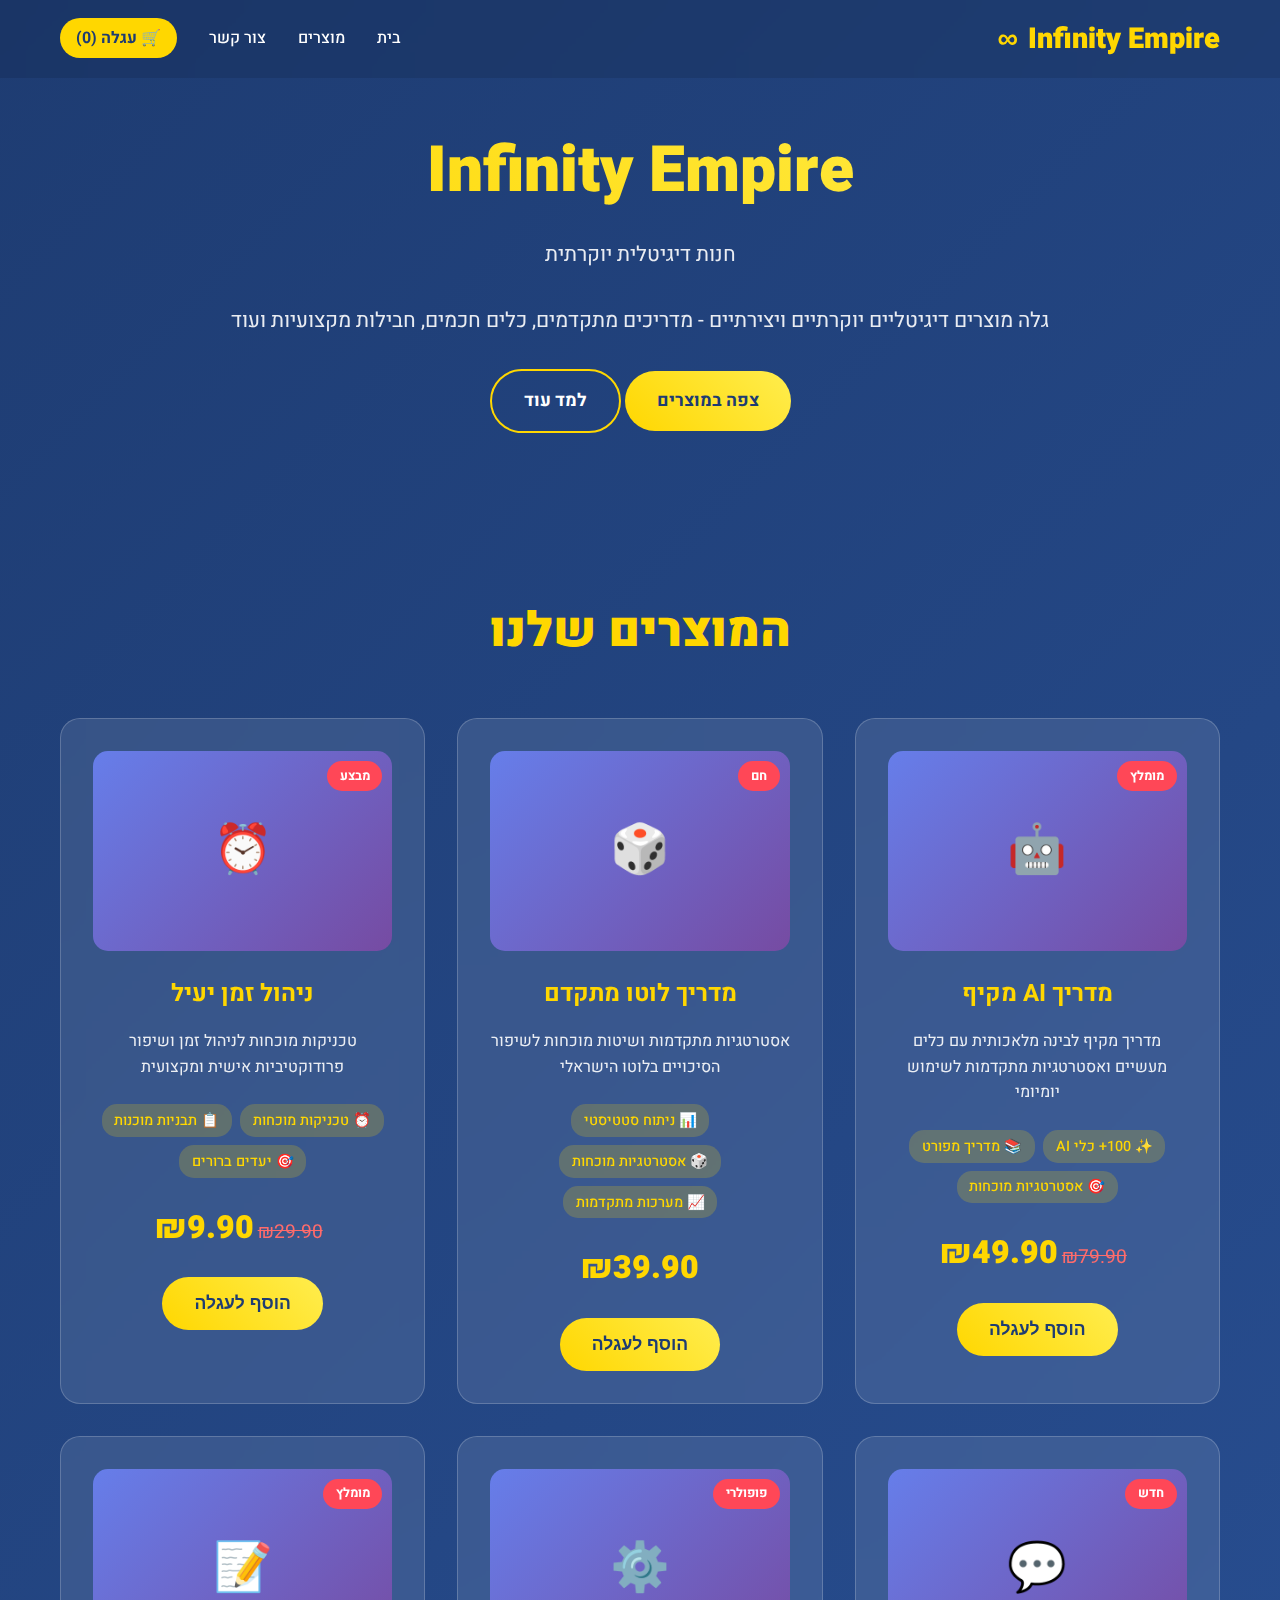
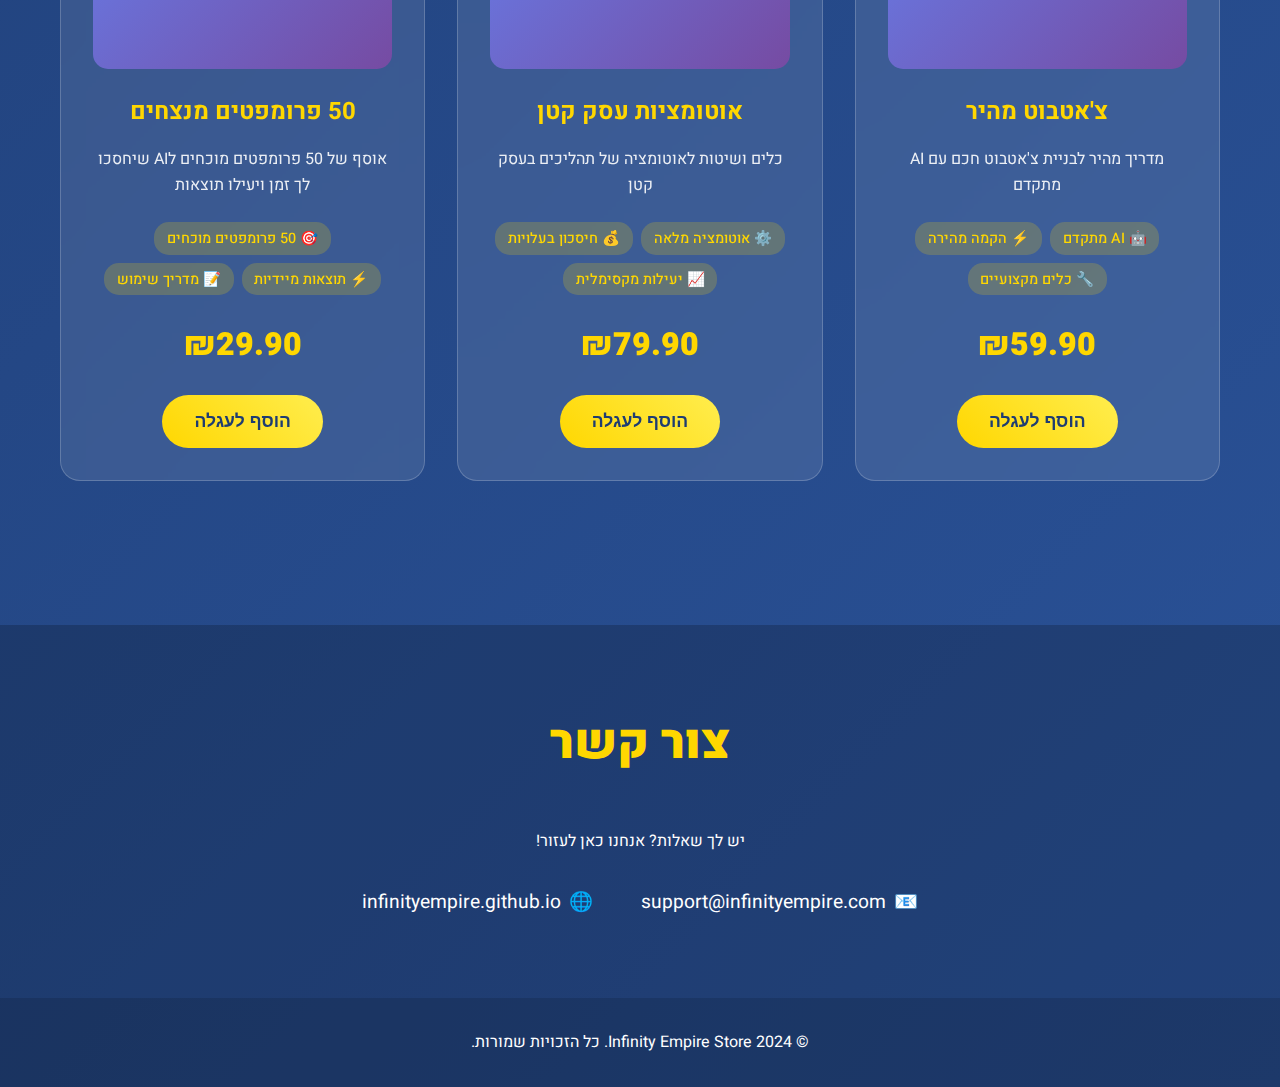
<file: index.html>
<!DOCTYPE html>
<html lang="he" dir="rtl">
<head>
    <meta charset="UTF-8">
    <meta name="viewport" content="width=device-width, initial-scale=1.0">
    <title>Infinity Empire - חנות דיגיטלית יוקרתית</title>
    <meta name="description" content="גלה מוצרים דיגיטליים יוקרתיים ויצירתיים - מדריכים מתקדמים, כלים חכמים, חבילות מקצועיות ועוד">
    <meta name="keywords" content="מוצרים דיגיטליים, מדריכים, AI, לוטו, פרודוקטיביות, אוטומציה">
    
    <!-- Fonts -->
    <link href="https://fonts.googleapis.com/css2?family=Heebo:wght@300;400;500;700;900&display=swap" rel="stylesheet">
    
    <!-- Tracking Pixels -->
    <!-- Google Analytics GA4 -->
    <script async src="https://www.googletagmanager.com/gtag/js?id=G-INFINITY2024"></script>
    <script>
        window.dataLayer = window.dataLayer || [];
        function gtag(){dataLayer.push(arguments);}
        gtag('js', new Date());
        gtag('config', 'G-INFINITY2024');
    </script>
    
    <!-- Meta Pixel (Facebook) -->
    <script>
        !function(f,b,e,v,n,t,s)
        {if(f.fbq)return;n=f.fbq=function(){n.callMethod?
        n.callMethod.apply(n,arguments):n.queue.push(arguments)};
        if(!f._fbq)f._fbq=n;n.push=n;n.loaded=!0;n.version='2.0';
        n.queue=[];t=b.createElement(e);t.async=!0;
        t.src=v;s=b.getElementsByTagName(e)[0];
        s.parentNode.insertBefore(t,s)}(window, document,'script',
        'https://connect.facebook.net/en_US/fbevents.js');
        fbq('init', '1234567890123456');
        fbq('track', 'PageView');
    </script>
    
    <!-- TikTok Pixel -->
    <script>
        !function (w, d, t) {
            w.TiktokAnalyticsObject=t;var ttq=w[t]=w[t]||[];ttq.methods=["page","track","identify","instances","debug","on","off","once","ready","alias","group","enableCookie","disableCookie"],ttq.setAndDefer=function(t,e){t[e]=function(){t.push([e].concat(Array.prototype.slice.call(arguments,0)))}};for(var i=0;i<ttq.methods.length;i++)ttq.setAndDefer(ttq,ttq.methods[i]);ttq.instance=function(t){for(var e=ttq._i[t]||[],n=0;n<ttq.methods.length;n++)ttq.setAndDefer(e,ttq.methods[n]);return e},ttq.load=function(e,n){var i="https://analytics.tiktok.com/i18n/pixel/events.js";ttq._i=ttq._i||{},ttq._i[e]=[],ttq._i[e]._u=i,ttq._t=ttq._t||{},ttq._t[e]=+new Date,ttq._o=ttq._o||{},ttq._o[e]=n||{};var o=document.createElement("script");o.type="text/javascript",o.async=!0,o.src=i+"?sdkid="+e+"&lib="+t;var a=document.getElementsByTagName("script")[0];a.parentNode.insertBefore(o,a)};
            ttq.load('INFINITY2024TT');
            ttq.page();
        }(window, document, 'ttq');
    </script>
    
    <style>
        * {
            margin: 0;
            padding: 0;
            box-sizing: border-box;
        }
        
        body {
            font-family: 'Heebo', sans-serif;
            background: linear-gradient(135deg, #1e3c72 0%, #2a5298 100%);
            color: #ffffff;
            line-height: 1.6;
            overflow-x: hidden;
        }
        
        .container {
            max-width: 1200px;
            margin: 0 auto;
            padding: 0 20px;
        }
        
        /* Header */
        .header {
            background: rgba(0, 0, 0, 0.1);
            backdrop-filter: blur(10px);
            position: fixed;
            top: 0;
            width: 100%;
            z-index: 1000;
            padding: 1rem 0;
        }
        
        .navbar {
            display: flex;
            justify-content: space-between;
            align-items: center;
        }
        
        .nav-logo {
            display: flex;
            align-items: center;
            gap: 10px;
            font-size: 1.8rem;
            font-weight: 900;
            color: #ffd700;
        }
        
        .nav-menu {
            display: flex;
            list-style: none;
            gap: 2rem;
        }
        
        .nav-link {
            color: #ffffff;
            text-decoration: none;
            font-weight: 500;
            transition: color 0.3s;
        }
        
        .nav-link:hover {
            color: #ffd700;
        }
        
        .cart-link {
            background: #ffd700;
            color: #1e3c72 !important;
            padding: 0.5rem 1rem;
            border-radius: 25px;
            font-weight: 700;
        }
        
        /* Hero Section */
        .hero {
            padding: 120px 0 80px;
            text-align: center;
        }
        
        .hero h1 {
            font-size: 4rem;
            font-weight: 900;
            margin-bottom: 1rem;
            background: linear-gradient(45deg, #ffd700, #ffed4e);
            -webkit-background-clip: text;
            -webkit-text-fill-color: transparent;
            background-clip: text;
        }
        
        .hero p {
            font-size: 1.3rem;
            margin-bottom: 2rem;
            opacity: 0.9;
        }
        
        .btn {
            display: inline-block;
            padding: 1rem 2rem;
            background: linear-gradient(45deg, #ffd700, #ffed4e);
            color: #1e3c72;
            text-decoration: none;
            border-radius: 50px;
            font-weight: 700;
            transition: transform 0.3s, box-shadow 0.3s;
            border: none;
            cursor: pointer;
            font-size: 1.1rem;
        }
        
        .btn:hover {
            transform: translateY(-2px);
            box-shadow: 0 10px 25px rgba(255, 215, 0, 0.3);
        }
        
        .btn-secondary {
            background: transparent;
            color: #ffffff;
            border: 2px solid #ffd700;
        }
        
        .btn-secondary:hover {
            background: #ffd700;
            color: #1e3c72;
        }
        
        /* Products Section */
        .products {
            padding: 80px 0;
        }
        
        .section-title {
            text-align: center;
            font-size: 3rem;
            font-weight: 900;
            margin-bottom: 3rem;
            color: #ffd700;
        }
        
        .products-grid {
            display: grid;
            grid-template-columns: repeat(auto-fit, minmax(350px, 1fr));
            gap: 2rem;
            margin-bottom: 4rem;
        }
        
        .product-card {
            background: rgba(255, 255, 255, 0.1);
            backdrop-filter: blur(10px);
            border-radius: 20px;
            padding: 2rem;
            text-align: center;
            transition: transform 0.3s, box-shadow 0.3s;
            border: 1px solid rgba(255, 255, 255, 0.2);
        }
        
        .product-card:hover {
            transform: translateY(-10px);
            box-shadow: 0 20px 40px rgba(0, 0, 0, 0.3);
        }
        
        .product-image {
            width: 100%;
            height: 200px;
            background: linear-gradient(135deg, #667eea 0%, #764ba2 100%);
            border-radius: 15px;
            margin-bottom: 1.5rem;
            display: flex;
            align-items: center;
            justify-content: center;
            font-size: 3rem;
            position: relative;
        }
        
        .product-badge {
            position: absolute;
            top: 10px;
            right: 10px;
            background: #ff4757;
            color: white;
            padding: 0.3rem 0.8rem;
            border-radius: 15px;
            font-size: 0.8rem;
            font-weight: 700;
        }
        
        .product-title {
            font-size: 1.5rem;
            font-weight: 700;
            margin-bottom: 1rem;
            color: #ffd700;
        }
        
        .product-description {
            margin-bottom: 1.5rem;
            opacity: 0.9;
            line-height: 1.6;
        }
        
        .product-features {
            display: flex;
            flex-wrap: wrap;
            gap: 0.5rem;
            margin-bottom: 1.5rem;
            justify-content: center;
        }
        
        .feature-tag {
            background: rgba(255, 215, 0, 0.2);
            color: #ffd700;
            padding: 0.3rem 0.8rem;
            border-radius: 15px;
            font-size: 0.9rem;
            font-weight: 500;
        }
        
        .product-price {
            margin-bottom: 1.5rem;
        }
        
        .price-current {
            font-size: 2rem;
            font-weight: 900;
            color: #ffd700;
        }
        
        .price-original {
            font-size: 1.2rem;
            color: #ff6b6b;
            text-decoration: line-through;
            margin-right: 0.5rem;
        }
        
        /* Contact Section */
        .contact {
            padding: 80px 0;
            text-align: center;
            background: rgba(0, 0, 0, 0.2);
        }
        
        .contact-info {
            display: flex;
            justify-content: center;
            gap: 3rem;
            margin-top: 2rem;
        }
        
        .contact-item {
            display: flex;
            align-items: center;
            gap: 0.5rem;
            font-size: 1.2rem;
        }
        
        /* Footer */
        .footer {
            background: rgba(0, 0, 0, 0.3);
            padding: 2rem 0;
            text-align: center;
        }
        
        /* Success Message */
        .success-message {
            position: fixed;
            top: 100px;
            right: 20px;
            background: #27ae60;
            color: white;
            padding: 1rem 1.5rem;
            border-radius: 10px;
            box-shadow: 0 5px 15px rgba(0, 0, 0, 0.3);
            z-index: 1001;
            animation: slideIn 0.3s ease-out;
        }
        
        @keyframes slideIn {
            from {
                transform: translateX(100%);
                opacity: 0;
            }
            to {
                transform: translateX(0);
                opacity: 1;
            }
        }
        
        .success-content {
            display: flex;
            align-items: center;
            gap: 1rem;
        }
        
        .success-link {
            color: #ffd700;
            text-decoration: none;
            font-weight: 700;
        }
        
        /* Responsive */
        @media (max-width: 768px) {
            .hero h1 {
                font-size: 2.5rem;
            }
            
            .products-grid {
                grid-template-columns: 1fr;
            }
            
            .nav-menu {
                display: none;
            }
            
            .contact-info {
                flex-direction: column;
                gap: 1rem;
            }
        }
    </style>
</head>
<body>
    <!-- Header -->
    <header class="header">
        <div class="container">
            <nav class="navbar">
                <div class="nav-logo">
                    <span>Infinity Empire</span>
                    <span>∞</span>
                </div>
                <ul class="nav-menu">
                    <li class="nav-item">
                        <a href="#home" class="nav-link">בית</a>
                    </li>
                    <li class="nav-item">
                        <a href="#products" class="nav-link">מוצרים</a>
                    </li>
                    <li class="nav-item">
                        <a href="#contact" class="nav-link">צור קשר</a>
                    </li>
                    <li class="nav-item">
                        <a href="cart.html" class="nav-link cart-link">🛒 עגלה (<span id="cart-count">0</span>)</a>
                    </li>
                </ul>
            </nav>
        </div>
    </header>

    <!-- Hero Section -->
    <section id="home" class="hero">
        <div class="container">
            <h1>Infinity Empire</h1>
            <p>חנות דיגיטלית יוקרתית</p>
            <p>גלה מוצרים דיגיטליים יוקרתיים ויצירתיים - מדריכים מתקדמים, כלים חכמים, חבילות מקצועיות ועוד</p>
            <a href="#products" class="btn">צפה במוצרים</a>
            <a href="#contact" class="btn btn-secondary">למד עוד</a>
        </div>
    </section>

    <!-- Products Section -->
    <section id="products" class="products">
        <div class="container">
            <h2 class="section-title">המוצרים שלנו</h2>
            
            <div class="products-grid">
                <!-- Product 1: AI Guide -->
                <div class="product-card">
                    <div class="product-image">
                        🤖
                        <div class="product-badge">מומלץ</div>
                    </div>
                    <div class="product-content">
                        <h3 class="product-title">מדריך AI מקיף</h3>
                        <p class="product-description">מדריך מקיף לבינה מלאכותית עם כלים מעשיים ואסטרטגיות מתקדמות לשימוש יומיומי</p>
                        <div class="product-features">
                            <span class="feature-tag">✨ 100+ כלי AI</span>
                            <span class="feature-tag">📚 מדריך מפורט</span>
                            <span class="feature-tag">🎯 אסטרטגיות מוכחות</span>
                        </div>
                        <div class="product-price">
                            <span class="price-original">₪79.90</span>
                            <span class="price-current">₪49.90</span>
                        </div>
                        <button class="btn" onclick="addToCart('ai_guide')">
                            הוסף לעגלה
                        </button>
                    </div>
                </div>

                <!-- Product 2: Lottery Guide -->
                <div class="product-card">
                    <div class="product-image">
                        🎲
                        <div class="product-badge">חם</div>
                    </div>
                    <div class="product-content">
                        <h3 class="product-title">מדריך לוטו מתקדם</h3>
                        <p class="product-description">אסטרטגיות מתקדמות ושיטות מוכחות לשיפור הסיכויים בלוטו הישראלי</p>
                        <div class="product-features">
                            <span class="feature-tag">📊 ניתוח סטטיסטי</span>
                            <span class="feature-tag">🎲 אסטרטגיות מוכחות</span>
                            <span class="feature-tag">📈 מערכות מתקדמות</span>
                        </div>
                        <div class="product-price">
                            <span class="price-current">₪39.90</span>
                        </div>
                        <button class="btn" onclick="addToCart('lottery_guide')">
                            הוסף לעגלה
                        </button>
                    </div>
                </div>

                <!-- Product 3: Time Management -->
                <div class="product-card">
                    <div class="product-image">
                        ⏰
                        <div class="product-badge">מבצע</div>
                    </div>
                    <div class="product-content">
                        <h3 class="product-title">ניהול זמן יעיל</h3>
                        <p class="product-description">טכניקות מוכחות לניהול זמן ושיפור פרודוקטיביות אישית ומקצועית</p>
                        <div class="product-features">
                            <span class="feature-tag">⏰ טכניקות מוכחות</span>
                            <span class="feature-tag">📋 תבניות מוכנות</span>
                            <span class="feature-tag">🎯 יעדים ברורים</span>
                        </div>
                        <div class="product-price">
                            <span class="price-original">₪29.90</span>
                            <span class="price-current">₪9.90</span>
                        </div>
                        <button class="btn" onclick="addToCart('time_management')">
                            הוסף לעגלה
                        </button>
                    </div>
                </div>

                <!-- Product 4: Chatbot Guide -->
                <div class="product-card">
                    <div class="product-image">
                        💬
                        <div class="product-badge">חדש</div>
                    </div>
                    <div class="product-content">
                        <h3 class="product-title">צ'אטבוט מהיר</h3>
                        <p class="product-description">מדריך מהיר לבניית צ'אטבוט חכם עם AI מתקדם</p>
                        <div class="product-features">
                            <span class="feature-tag">🤖 AI מתקדם</span>
                            <span class="feature-tag">⚡ הקמה מהירה</span>
                            <span class="feature-tag">🔧 כלים מקצועיים</span>
                        </div>
                        <div class="product-price">
                            <span class="price-current">₪59.90</span>
                        </div>
                        <button class="btn" onclick="addToCart('chatbot_guide')">
                            הוסף לעגלה
                        </button>
                    </div>
                </div>

                <!-- Product 5: Business Automation -->
                <div class="product-card">
                    <div class="product-image">
                        ⚙️
                        <div class="product-badge">פופולרי</div>
                    </div>
                    <div class="product-content">
                        <h3 class="product-title">אוטומציות עסק קטן</h3>
                        <p class="product-description">כלים ושיטות לאוטומציה של תהליכים בעסק קטן</p>
                        <div class="product-features">
                            <span class="feature-tag">⚙️ אוטומציה מלאה</span>
                            <span class="feature-tag">💰 חיסכון בעלויות</span>
                            <span class="feature-tag">📈 יעילות מקסימלית</span>
                        </div>
                        <div class="product-price">
                            <span class="price-current">₪79.90</span>
                        </div>
                        <button class="btn" onclick="addToCart('business_automation')">
                            הוסף לעגלה
                        </button>
                    </div>
                </div>

                <!-- Product 6: Prompts Collection -->
                <div class="product-card">
                    <div class="product-image">
                        📝
                        <div class="product-badge">מומלץ</div>
                    </div>
                    <div class="product-content">
                        <h3 class="product-title">50 פרומפטים מנצחים</h3>
                        <p class="product-description">אוסף של 50 פרומפטים מוכחים לAI שיחסכו לך זמן ויעילו תוצאות</p>
                        <div class="product-features">
                            <span class="feature-tag">🎯 50 פרומפטים מוכחים</span>
                            <span class="feature-tag">⚡ תוצאות מיידיות</span>
                            <span class="feature-tag">📝 מדריך שימוש</span>
                        </div>
                        <div class="product-price">
                            <span class="price-current">₪29.90</span>
                        </div>
                        <button class="btn" onclick="addToCart('ai_prompts')">
                            הוסף לעגלה
                        </button>
                    </div>
                </div>
            </div>
        </div>
    </section>

    <!-- Contact Section -->
    <section id="contact" class="contact">
        <div class="container">
            <h2 class="section-title">צור קשר</h2>
            <p>יש לך שאלות? אנחנו כאן לעזור!</p>
            
            <div class="contact-info">
                <div class="contact-item">
                    <span>📧</span>
                    <span>support@infinityempire.com</span>
                </div>
                <div class="contact-item">
                    <span>🌐</span>
                    <span>infinityempire.github.io</span>
                </div>
            </div>
        </div>
    </section>

    <!-- Footer -->
    <footer class="footer">
        <div class="container">
            <p>&copy; 2024 Infinity Empire Store. כל הזכויות שמורות.</p>
        </div>
    </footer>

    <!-- PayPal SDK -->
    <script src="https://www.paypal.com/sdk/js?client-id=YOUR_PAYPAL_CLIENT_ID&currency=ILS"></script>
    
    <!-- Complete JavaScript -->
    <script>
        // Product Database
        const PRODUCTS = {
            ai_guide: {
                id: 'ai_guide',
                name: 'מדריך AI מקיף',
                price: 49.90,
                originalPrice: 79.90,
                currency: 'ILS',
                description: 'מדריך מקיף לבינה מלאכותית עם כלים מעשיים ואסטרטגיות מתקדמות לשימוש יומיומי',
                paypalItemId: 'ai_guide_49_90'
            },
            lottery_guide: {
                id: 'lottery_guide',
                name: 'מדריך לוטו מתקדם',
                price: 39.90,
                currency: 'ILS',
                description: 'אסטרטגיות מתקדמות ושיטות מוכחות לשיפור הסיכויים בלוטו הישראלי',
                paypalItemId: 'lottery_guide_39_90'
            },
            time_management: {
                id: 'time_management',
                name: 'ניהול זמן יעיל',
                price: 9.90,
                originalPrice: 29.90,
                currency: 'ILS',
                description: 'טכניקות מוכחות לניהול זמן ושיפור פרודוקטיביות אישית ומקצועית',
                paypalItemId: 'time_management_9_90'
            },
            chatbot_guide: {
                id: 'chatbot_guide',
                name: 'צ\'אטבוט מהיר',
                price: 59.90,
                currency: 'ILS',
                description: 'מדריך מהיר לבניית צ\'אטבוט חכם עם AI מתקדם',
                paypalItemId: 'chatbot_guide_59_90'
            },
            business_automation: {
                id: 'business_automation',
                name: 'אוטומציות עסק קטן',
                price: 79.90,
                currency: 'ILS',
                description: 'כלים ושיטות לאוטומציה של תהליכים בעסק קטן',
                paypalItemId: 'business_automation_79_90'
            },
            ai_prompts: {
                id: 'ai_prompts',
                name: '50 פרומפטים מנצחים',
                price: 29.90,
                currency: 'ILS',
                description: 'אוסף של 50 פרומפטים מוכחים לAI שיחסכו לך זמן ויעילו תוצאות',
                paypalItemId: 'ai_prompts_29_90'
            }
        };

        // Shopping Cart Management
        class ShoppingCart {
            constructor() {
                this.items = this.loadCart();
                this.updateCartDisplay();
            }

            loadCart() {
                const saved = localStorage.getItem('infinityCart');
                return saved ? JSON.parse(saved) : [];
            }

            saveCart() {
                localStorage.setItem('infinityCart', JSON.stringify(this.items));
                this.updateCartDisplay();
            }
            addToCart(productId) {
                const product = PRODUCTS[productId];
                if (!product) return;

                const existingItem = this.items.find(item => item.id === productId);
                if (existingItem) {
                    existingItem.quantity += 1;
                } else {
                    this.items.push({
                        id: product.id,
                        name: product.name,
                        price: product.price,
                        quantity: 1
                    });
                }

                this.saveCart();
                this.updateCartCount();
                this.showSuccessMessage(`${product.name} נוסף לעגלה!`);
                
                // Force update cart count display
                setTimeout(() => {
                    this.updateCartCount();
                }, 100);
            }

            removeItem(productId) {
                this.items = this.items.filter(item => item.id !== productId);
                this.saveCart();
            }

            updateQuantity(productId, quantity) {
                const item = this.items.find(item => item.id === productId);
                if (item) {
                    if (quantity <= 0) {
                        this.removeItem(productId);
                    } else {
                        item.quantity = quantity;
                        this.saveCart();
                    }
                }
            }

            getTotalItems() {
                return this.items.reduce((total, item) => total + item.quantity, 0);
            }

            getTotalPrice() {
                return this.items.reduce((total, item) => total + (item.price * item.quantity), 0);
            }

            updateCartDisplay() {
                const cartCount = document.getElementById('cart-count');
                if (cartCount) {
                    cartCount.textContent = this.getTotalItems();
                }
            }

            showAddedToCartMessage(productName) {
                const message = document.createElement('div');
                message.className = 'success-message';
                message.innerHTML = `
                    <div class="success-content">
                        <span>✅</span>
                        <span>${productName} נוסף לעגלה!</span>
                        <a href="cart.html" class="success-link">צפה בעגלה</a>
                    </div>
                `;
                
                document.body.appendChild(message);
                
                setTimeout(() => {
                    message.remove();
                }, 3000);
            }

            trackAddToCart(product) {
                // Google Analytics
                if (typeof gtag !== 'undefined') {
                    gtag('event', 'add_to_cart', {
                        currency: 'ILS',
                        value: product.price,
                        items: [{
                            item_id: product.id,
                            item_name: product.name,
                            price: product.price,
                            quantity: 1
                        }]
                    });
                }

                // Facebook Pixel
                if (typeof fbq !== 'undefined') {
                    fbq('track', 'AddToCart', {
                        content_name: product.name,
                        content_ids: [product.id],
                        content_type: 'product',
                        value: product.price,
                        currency: 'ILS'
                    });
                }

                // TikTok Pixel
                if (typeof ttq !== 'undefined') {
                    ttq.track('AddToCart', {
                        content_name: product.name,
                        content_id: product.id,
                        content_type: 'product',
                        value: product.price,
                        currency: 'ILS'
                    });
                }
            }

            checkout() {
                if (this.items.length === 0) {
                    alert('העגלה ריקה!');
                    return;
                }

                // Create PayPal payment URL
                const totalAmount = this.getTotalPrice().toFixed(2);
                const itemsDescription = this.items.map(item => 
                    `${item.name} x${item.quantity}`
                ).join(', ');

                // PayPal payment URL with all items
                const paypalUrl = `https://www.paypal.com/cgi-bin/webscr?cmd=_xclick&business=tal.derie.td@gmail.com&item_name=${encodeURIComponent(itemsDescription)}&amount=${totalAmount}&currency_code=ILS&return=https://infinityempire.github.io/success.html&cancel_return=https://infinityempire.github.io/cancel.html`;

                // Track purchase initiation
                this.trackBeginCheckout();

                // Redirect to PayPal
                window.open(paypalUrl, '_blank');
            }

            trackBeginCheckout() {
                const totalValue = this.getTotalPrice();
                const items = this.items.map(item => ({
                    item_id: item.id,
                    item_name: item.name,
                    price: item.price,
                    quantity: item.quantity
                }));

                // Google Analytics
                if (typeof gtag !== 'undefined') {
                    gtag('event', 'begin_checkout', {
                        currency: 'ILS',
                        value: totalValue,
                        items: items
                    });
                }

                // Facebook Pixel
                if (typeof fbq !== 'undefined') {
                    fbq('track', 'InitiateCheckout', {
                        value: totalValue,
                        currency: 'ILS',
                        num_items: this.getTotalItems()
                    });
                }

                // TikTok Pixel
                if (typeof ttq !== 'undefined') {
                    ttq.track('InitiateCheckout', {
                        value: totalValue,
                        currency: 'ILS'
                    });
                }
            }
        }

        // Initialize cart
        const cart = new ShoppingCart();

        // Global Functions
        function addToCart(productId) {
            cart.addItem(productId);
        }

        function updateCartCount() {
            cart.updateCartDisplay();
        }

        // Make functions globally available
        window.addToCart = addToCart;
        window.cart = cart;
        window.updateCartCount = updateCartCount;

        // Initialize when DOM is loaded
        document.addEventListener('DOMContentLoaded', function() {
            updateCartCount();
            
            // Smooth scrolling for anchor links
            document.querySelectorAll('a[href^="#"]').forEach(anchor => {
                anchor.addEventListener('click', function (e) {
                    e.preventDefault();
                    const target = document.querySelector(this.getAttribute('href'));
                    if (target) {
                        target.scrollIntoView({
                            behavior: 'smooth',
                            block: 'start'
                        });
                    }
                });
            });
        });

        // Console log for debugging
        console.log('Infinity Empire - E-commerce system loaded successfully! 🚀');
        console.log('Available functions:', {
            addToCart: typeof addToCart,
            cart: typeof cart,
            updateCartCount: typeof updateCartCount
        });
    </script>
</body>
</html>
</file>
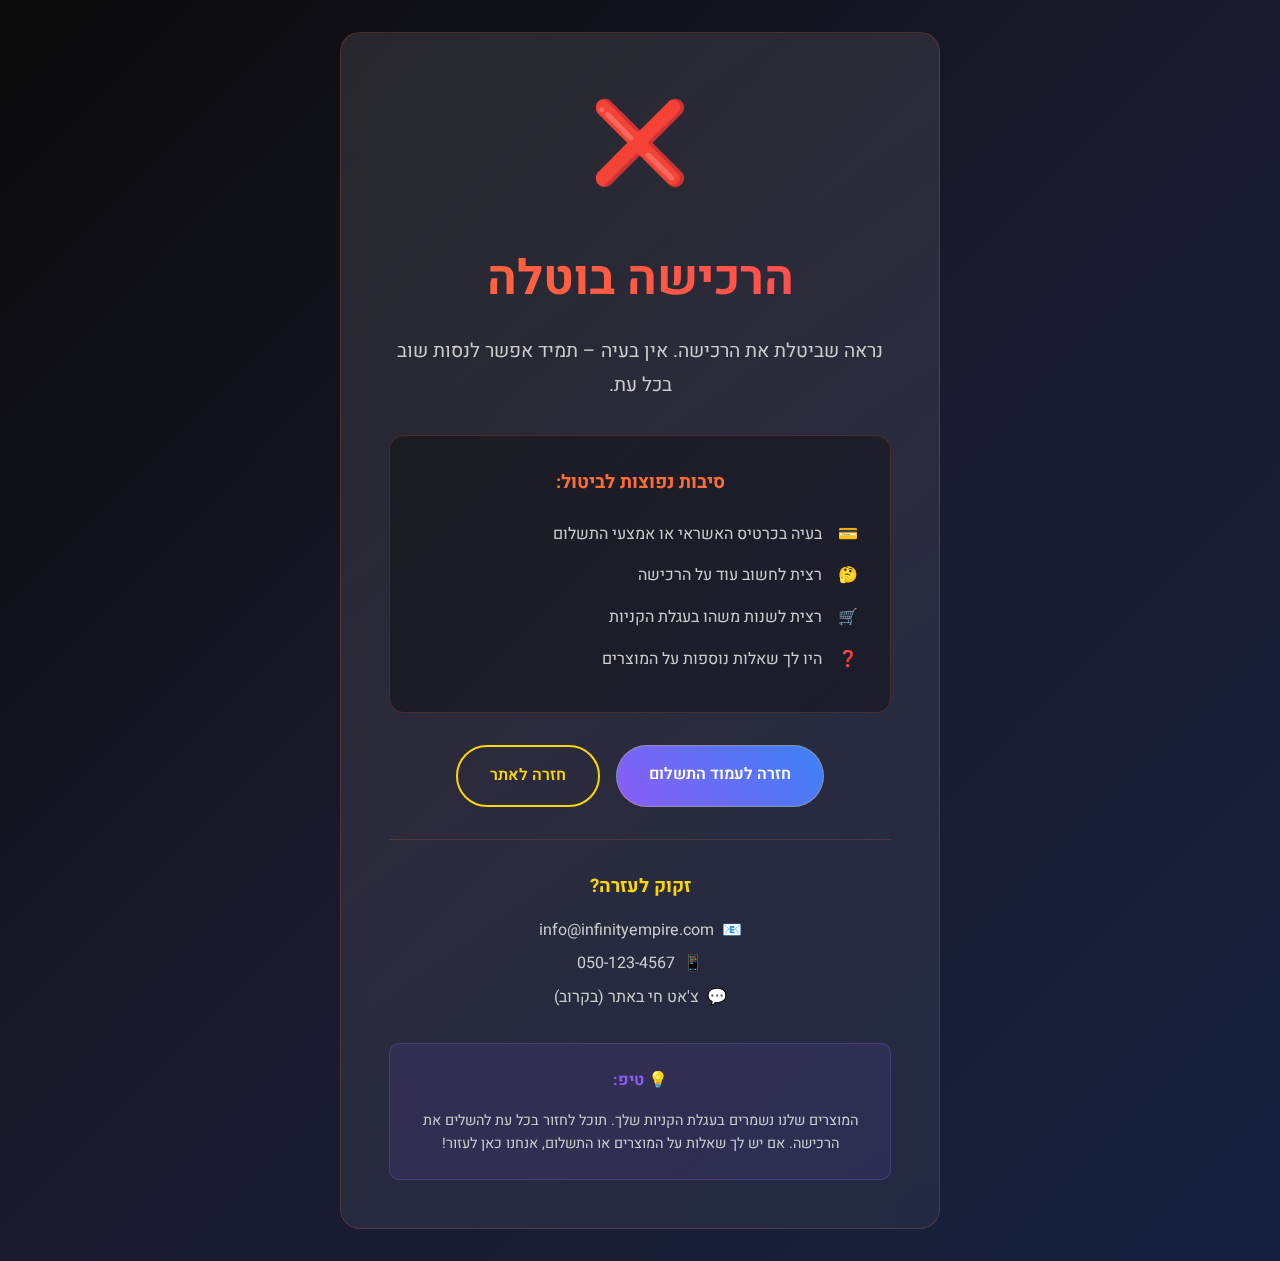
<file: cancel.html>
<!DOCTYPE html>
<html lang="he" dir="rtl">
<head>
    <meta charset="UTF-8">
    <meta name="viewport" content="width=device-width, initial-scale=1.0">
    <title>תשלום בוטל - Infinity Empire Store</title>
    <link rel="stylesheet" href="styles.css">
    <link href="https://fonts.googleapis.com/css2?family=Heebo:wght@300;400;500;700;900&display=swap" rel="stylesheet">
    <style>
        .cancel-container {
            min-height: 100vh;
            display: flex;
            align-items: center;
            justify-content: center;
            padding: 2rem;
        }
        
        .cancel-card {
            max-width: 600px;
            text-align: center;
            background: linear-gradient(145deg, rgba(255, 255, 255, 0.1), rgba(255, 255, 255, 0.05));
            border-radius: 20px;
            padding: 3rem;
            border: 1px solid rgba(255, 107, 53, 0.2);
            backdrop-filter: blur(10px);
        }
        
        .cancel-icon {
            font-size: 5rem;
            margin-bottom: 2rem;
            animation: shake 0.5s ease-in-out infinite alternate;
        }
        
        @keyframes shake {
            from { transform: translateX(-5px); }
            to { transform: translateX(5px); }
        }
        
        .cancel-title {
            font-size: 3rem;
            font-weight: 700;
            margin-bottom: 1rem;
            background: linear-gradient(45deg, #ff6b35, #ff4757);
            -webkit-background-clip: text;
            -webkit-text-fill-color: transparent;
            background-clip: text;
        }
        
        .cancel-message {
            font-size: 1.2rem;
            color: #cccccc;
            line-height: 1.8;
            margin-bottom: 2rem;
        }
        
        .cancel-reasons {
            background: rgba(0, 0, 0, 0.3);
            border-radius: 15px;
            padding: 2rem;
            margin: 2rem 0;
            border: 1px solid rgba(255, 107, 53, 0.2);
            text-align: right;
        }
        
        .reason-item {
            display: flex;
            align-items: center;
            gap: 1rem;
            padding: 0.5rem 0;
            color: #cccccc;
        }
        
        .cancel-actions {
            display: flex;
            gap: 1rem;
            justify-content: center;
            flex-wrap: wrap;
            margin-top: 2rem;
        }
        
        .help-section {
            margin-top: 2rem;
            padding-top: 2rem;
            border-top: 1px solid rgba(255, 107, 53, 0.2);
        }
        
        .help-item {
            display: flex;
            align-items: center;
            justify-content: center;
            gap: 0.5rem;
            margin: 0.5rem 0;
            color: #cccccc;
        }
    </style>
</head>
<body>
    <div class="cancel-container">
        <div class="cancel-card">
            <div class="cancel-icon">❌</div>
            <h1 class="cancel-title">הרכישה בוטלה</h1>
            <p class="cancel-message">
                נראה שביטלת את הרכישה. אין בעיה – תמיד אפשר לנסות שוב בכל עת.
            </p>
            
            <div class="cancel-reasons">
                <h3 style="color: #ff6b35; margin-bottom: 1rem; text-align: center;">סיבות נפוצות לביטול:</h3>
                <div class="reason-item">
                    <span>💳</span>
                    <span>בעיה בכרטיס האשראי או אמצעי התשלום</span>
                </div>
                <div class="reason-item">
                    <span>🤔</span>
                    <span>רצית לחשוב עוד על הרכישה</span>
                </div>
                <div class="reason-item">
                    <span>🛒</span>
                    <span>רצית לשנות משהו בעגלת הקניות</span>
                </div>
                <div class="reason-item">
                    <span>❓</span>
                    <span>היו לך שאלות נוספות על המוצרים</span>
                </div>
            </div>
            
            <div class="cancel-actions">
                <a href="checkout.html" class="btn btn-primary">חזרה לעמוד התשלום</a>
                <a href="index.html" class="btn btn-secondary">חזרה לאתר</a>
            </div>
            
            <div class="help-section">
                <h3 style="color: #ffd700; margin-bottom: 1rem;">זקוק לעזרה?</h3>
                <div class="help-item">
                    <span>📧</span>
                    <span>info@infinityempire.com</span>
                </div>
                <div class="help-item">
                    <span>📱</span>
                    <span>050-123-4567</span>
                </div>
                <div class="help-item">
                    <span>💬</span>
                    <span>צ'אט חי באתר (בקרוב)</span>
                </div>
                
                <div style="margin-top: 2rem; padding: 1.5rem; background: rgba(139, 92, 246, 0.1); border-radius: 10px; border: 1px solid rgba(139, 92, 246, 0.3);">
                    <h4 style="color: #8b5cf6; margin-bottom: 1rem;">💡 טיפ:</h4>
                    <p style="color: #cccccc; font-size: 0.9rem; line-height: 1.6;">
                        המוצרים שלנו נשמרים בעגלת הקניות שלך. תוכל לחזור בכל עת להשלים את הרכישה.
                        אם יש לך שאלות על המוצרים או התשלום, אנחנו כאן לעזור!
                    </p>
                </div>
            </div>
        </div>
    </div>

    <script>
        document.addEventListener('DOMContentLoaded', function() {
            // Add some interactive elements
            const cancelIcon = document.querySelector('.cancel-icon');
            
            // Stop shake animation after 3 seconds
            setTimeout(() => {
                cancelIcon.style.animation = 'none';
            }, 3000);
            
            // Auto-redirect suggestion after 15 seconds
            setTimeout(() => {
                if (confirm('האם תרצה לחזור לעמוד התשלום כדי לנסות שוב?')) {
                    window.location.href = 'checkout.html';
                }
            }, 15000);
            
            // Track cancel reason (for analytics)
            const reasons = document.querySelectorAll('.reason-item');
            reasons.forEach(reason => {
                reason.addEventListener('click', function() {
                    this.style.background = 'rgba(255, 107, 53, 0.2)';
                    this.style.borderRadius = '5px';
                    this.style.padding = '0.5rem';
                    
                    // You could send this data to analytics
                    console.log('Cancel reason selected:', this.textContent.trim());
                });
            });
        });
    </script>
</body>
</html>
</file>
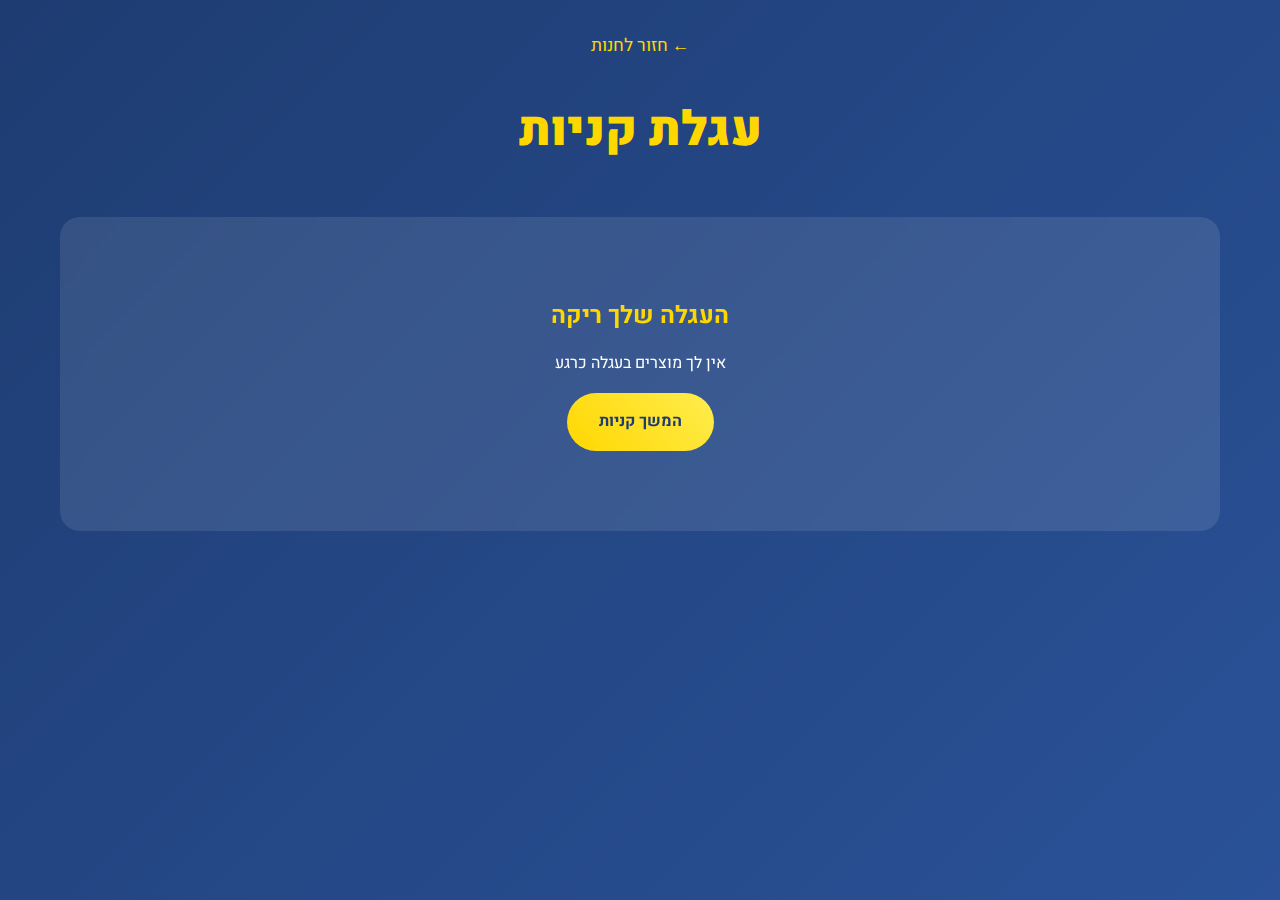
<file: cart.html>
<!DOCTYPE html>
<html lang="he" dir="rtl">
<head>
    <meta charset="UTF-8">
    <meta name="viewport" content="width=device-width, initial-scale=1.0">
    <title>עגלת קניות - Infinity Empire</title>
    
    <!-- Fonts -->
    <link href="https://fonts.googleapis.com/css2?family=Heebo:wght@300;400;500;700;900&display=swap" rel="stylesheet">
    
    <style>
        * {
            margin: 0;
            padding: 0;
            box-sizing: border-box;
        }
        
        body {
            font-family: 'Heebo', sans-serif;
            background: linear-gradient(135deg, #1e3c72 0%, #2a5298 100%);
            color: #ffffff;
            line-height: 1.6;
            min-height: 100vh;
        }
        
        .container {
            max-width: 1200px;
            margin: 0 auto;
            padding: 2rem 20px;
        }
        
        .cart-header {
            text-align: center;
            margin-bottom: 3rem;
        }
        
        .cart-title {
            font-size: 3rem;
            font-weight: 900;
            color: #ffd700;
            margin-bottom: 1rem;
        }
        
        .back-link {
            display: inline-block;
            color: #ffd700;
            text-decoration: none;
            margin-bottom: 2rem;
            font-size: 1.1rem;
        }
        
        .back-link:hover {
            text-decoration: underline;
        }
        
        .cart-content {
            background: rgba(255, 255, 255, 0.1);
            backdrop-filter: blur(10px);
            border-radius: 20px;
            padding: 2rem;
            margin-bottom: 2rem;
        }
        
        .cart-item {
            display: flex;
            justify-content: space-between;
            align-items: center;
            padding: 1rem 0;
            border-bottom: 1px solid rgba(255, 255, 255, 0.1);
        }
        
        .cart-item:last-child {
            border-bottom: none;
        }
        
        .item-info {
            flex: 1;
        }
        
        .item-name {
            font-size: 1.2rem;
            font-weight: 700;
            color: #ffd700;
            margin-bottom: 0.5rem;
        }
        
        .item-price {
            font-size: 1rem;
            opacity: 0.8;
        }
        
        .item-controls {
            display: flex;
            align-items: center;
            gap: 1rem;
        }
        
        .quantity-controls {
            display: flex;
            align-items: center;
            gap: 0.5rem;
        }
        
        .quantity-btn {
            background: #ffd700;
            color: #1e3c72;
            border: none;
            width: 30px;
            height: 30px;
            border-radius: 50%;
            cursor: pointer;
            font-weight: bold;
        }
        
        .quantity {
            min-width: 30px;
            text-align: center;
            font-weight: bold;
        }
        
        .remove-btn {
            background: #ff4444;
            color: white;
            border: none;
            padding: 0.5rem 1rem;
            border-radius: 5px;
            cursor: pointer;
        }
        
        .cart-total {
            background: rgba(255, 215, 0, 0.1);
            border: 1px solid #ffd700;
            border-radius: 15px;
            padding: 2rem;
            text-align: center;
            margin-bottom: 2rem;
        }
        
        .total-amount {
            font-size: 2rem;
            font-weight: 900;
            color: #ffd700;
            margin-bottom: 1rem;
        }
        
        .checkout-btn {
            background: linear-gradient(45deg, #ffd700, #ffed4e);
            color: #1e3c72;
            border: none;
            padding: 1rem 3rem;
            border-radius: 50px;
            font-size: 1.2rem;
            font-weight: 700;
            cursor: pointer;
            transition: transform 0.3s, box-shadow 0.3s;
        }
        
        .checkout-btn:hover {
            transform: translateY(-2px);
            box-shadow: 0 10px 25px rgba(255, 215, 0, 0.3);
        }
        
        .empty-cart {
            text-align: center;
            padding: 3rem;
        }
        
        .empty-cart h3 {
            font-size: 1.5rem;
            margin-bottom: 1rem;
            color: #ffd700;
        }
        
        .continue-shopping {
            display: inline-block;
            background: linear-gradient(45deg, #ffd700, #ffed4e);
            color: #1e3c72;
            text-decoration: none;
            padding: 1rem 2rem;
            border-radius: 50px;
            font-weight: 700;
            margin-top: 1rem;
        }
        
        @media (max-width: 768px) {
            .cart-item {
                flex-direction: column;
                align-items: flex-start;
                gap: 1rem;
            }
            
            .item-controls {
                width: 100%;
                justify-content: space-between;
            }
            
            .cart-title {
                font-size: 2rem;
            }
        }
    </style>
</head>
<body>
    <div class="container">
        <div class="cart-header">
            <a href="index.html" class="back-link">← חזור לחנות</a>
            <h1 class="cart-title">עגלת קניות</h1>
        </div>
        
        <div id="cart-content" class="cart-content">
            <!-- Cart items will be loaded here -->
        </div>
        
        <div id="cart-total" class="cart-total" style="display: none;">
            <div class="total-amount">סה"כ: ₪<span id="total-amount">0.00</span></div>
            <button class="checkout-button checkout-btn" onclick="proceedToCheckout()">המשך לתשלום</button>
        </div>
    </div>

    <script>
        // Product Database (same as main site)
        const PRODUCTS = {
            ai_guide: {
                id: 'ai_guide',
                name: 'מדריך AI מקיף',
                price: 49.90,
                originalPrice: 79.90,
                currency: 'ILS'
            },
            lottery_guide: {
                id: 'lottery_guide',
                name: 'מדריך לוטו מתקדם',
                price: 39.90,
                currency: 'ILS'
            },
            time_management: {
                id: 'time_management',
                name: 'ניהול זמן יעיל',
                price: 9.90,
                originalPrice: 29.90,
                currency: 'ILS'
            },
            chatbot_guide: {
                id: 'chatbot_guide',
                name: 'צ\'אטבוט מהיר',
                price: 59.90,
                currency: 'ILS'
            },
            business_automation: {
                id: 'business_automation',
                name: 'אוטומציות עסק קטן',
                price: 79.90,
                currency: 'ILS'
            },
            ai_prompts: {
                id: 'ai_prompts',
                name: '50 פרומפטים מנצחים',
                price: 29.90,
                currency: 'ILS'
            }
        };

        // Cart Management
        class CartPage {
            constructor() {
                this.items = this.loadCart();
                this.renderCart();
            }

            loadCart() {
                const saved = localStorage.getItem('infinityCart');
                return saved ? JSON.parse(saved) : [];
            }

            saveCart() {
                localStorage.setItem('infinityCart', JSON.stringify(this.items));
            }

            renderCart() {
                const cartContent = document.getElementById('cart-content');
                const cartTotal = document.getElementById('cart-total');
                
                if (this.items.length === 0) {
                    cartContent.innerHTML = `
                        <div class="empty-cart">
                            <h3>העגלה שלך ריקה</h3>
                            <p>אין לך מוצרים בעגלה כרגע</p>
                            <a href="index.html" class="continue-shopping">המשך קניות</a>
                        </div>
                    `;
                    cartTotal.style.display = 'none';
                    return;
                }

                let cartHTML = '';
                let total = 0;

                this.items.forEach((item, index) => {
                    const itemTotal = item.price * item.quantity;
                    total += itemTotal;
                    
                    cartHTML += `
                        <div class="cart-item">
                            <div class="item-info">
                                <div class="item-name">${item.name}</div>
                                <div class="item-price">₪${item.price.toFixed(2)} לכל יחידה</div>
                            </div>
                            <div class="item-controls">
                                <div class="quantity-controls">
                                    <button class="quantity-btn" onclick="cartPage.updateQuantity(${index}, ${item.quantity - 1})">-</button>
                                    <span class="quantity">${item.quantity}</span>
                                    <button class="quantity-btn" onclick="cartPage.updateQuantity(${index}, ${item.quantity + 1})">+</button>
                                </div>
                                <div class="item-total">₪${itemTotal.toFixed(2)}</div>
                                <button class="remove-btn" onclick="cartPage.removeItem(${index})">הסר</button>
                            </div>
                        </div>
                    `;
                });

                cartContent.innerHTML = cartHTML;
                document.getElementById('total-amount').textContent = total.toFixed(2);
                cartTotal.style.display = 'block';
            }

            updateQuantity(index, newQuantity) {
                if (newQuantity <= 0) {
                    this.removeItem(index);
                    return;
                }
                
                this.items[index].quantity = newQuantity;
                this.saveCart();
                this.renderCart();
            }

            removeItem(index) {
                this.items.splice(index, 1);
                this.saveCart();
                this.renderCart();
            }
        }

        // Initialize cart page
        const cartPage = new CartPage();

        // Checkout function - redirect to checkout page
        function proceedToCheckout() {
            if (cartPage.items.length === 0) {
                alert('העגלה שלך ריקה!');
                return;
            }

            // Calculate total for tracking
            const total = cartPage.items.reduce((sum, item) => sum + (item.price * item.quantity), 0);
            
            // Track purchase initiation
            trackBeginCheckout(total);
            
            // Redirect to checkout page
            window.location.href = 'checkout.html';
        }

        function trackBeginCheckout(total) {
            // Google Analytics
            if (typeof gtag !== 'undefined') {
                gtag('event', 'begin_checkout', {
                    currency: 'ILS',
                    value: total,
                    items: cartPage.items.map(item => ({
                        item_id: item.id,
                        item_name: item.name,
                        price: item.price,
                        quantity: item.quantity
                    }))
                });
            }

            // Facebook Pixel
            if (typeof fbq !== 'undefined') {
                fbq('track', 'InitiateCheckout', {
                    value: total,
                    currency: 'ILS',
                    num_items: cartPage.items.reduce((sum, item) => sum + item.quantity, 0)
                });
            }

            // TikTok Pixel
            if (typeof ttq !== 'undefined') {
                ttq.track('InitiateCheckout', {
                    value: total,
                    currency: 'ILS'
                });
            }
        }
    </script>
</body>
</html>
</file>
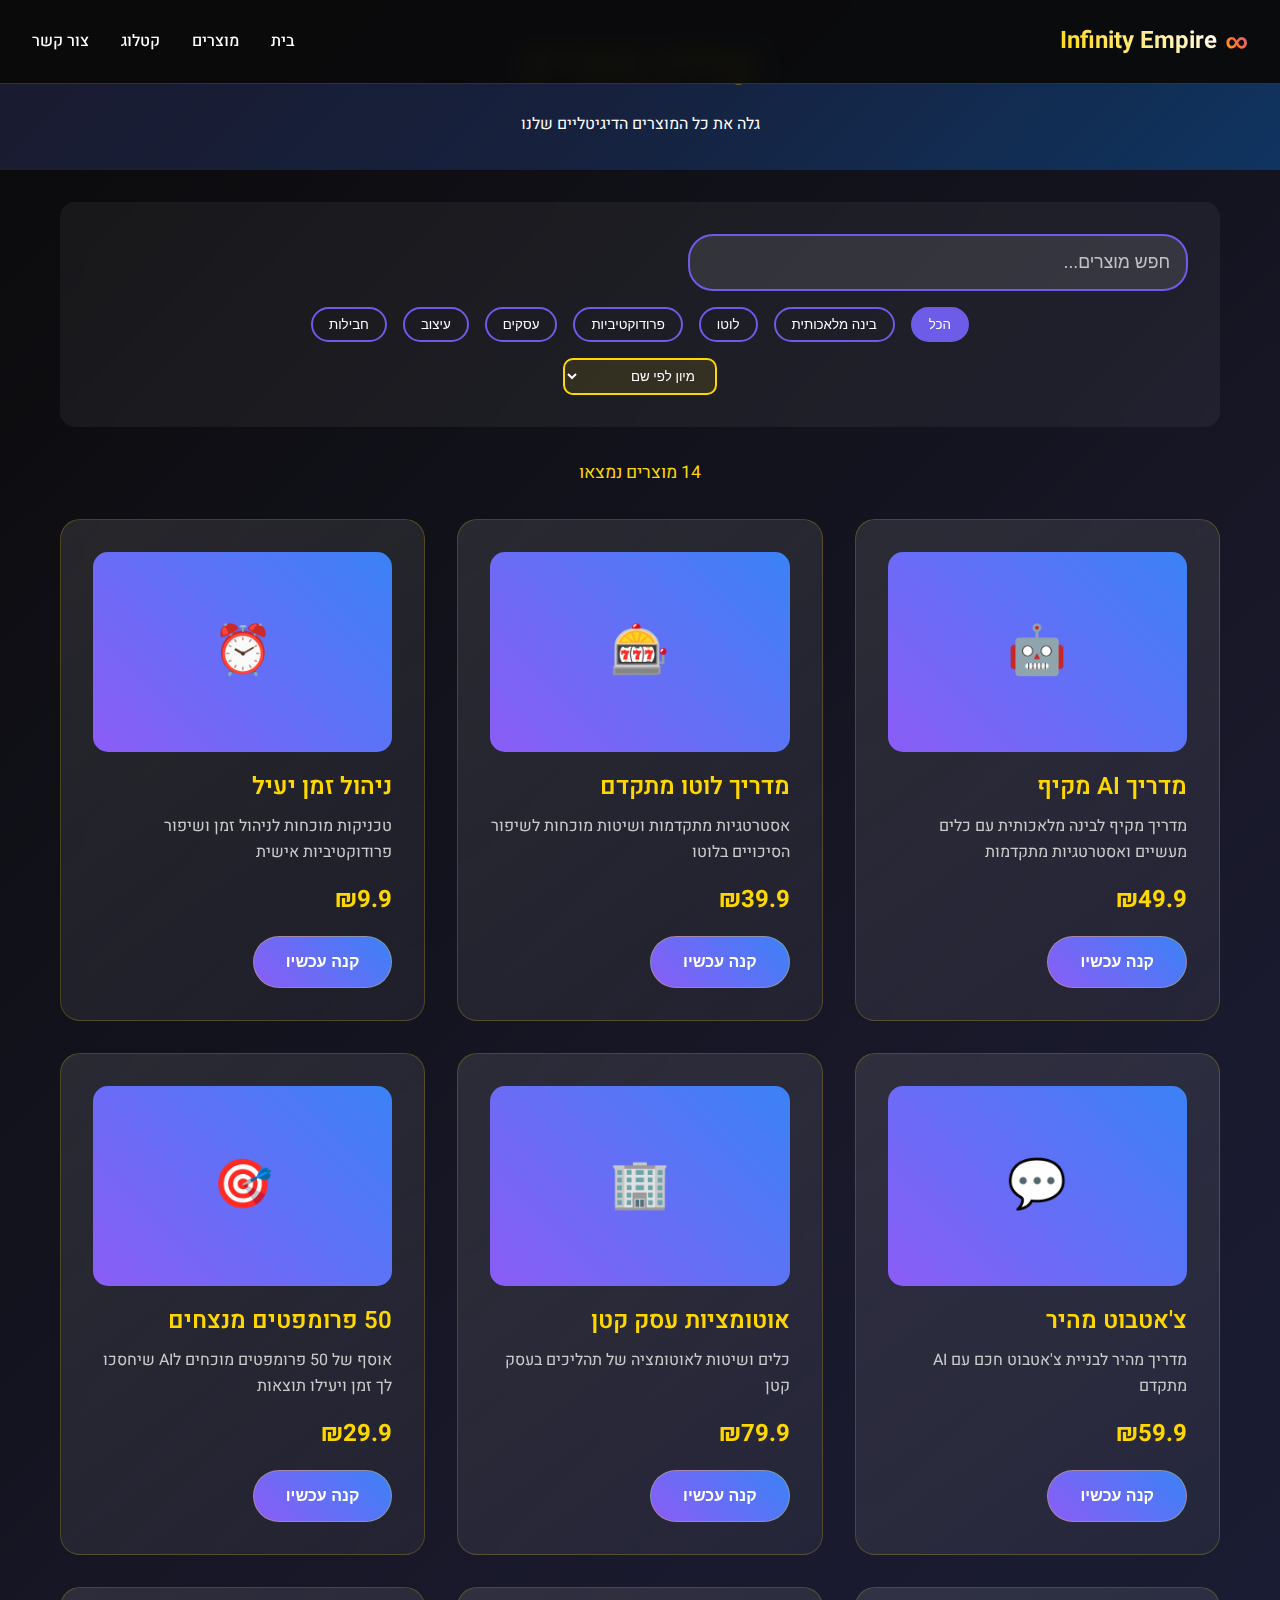
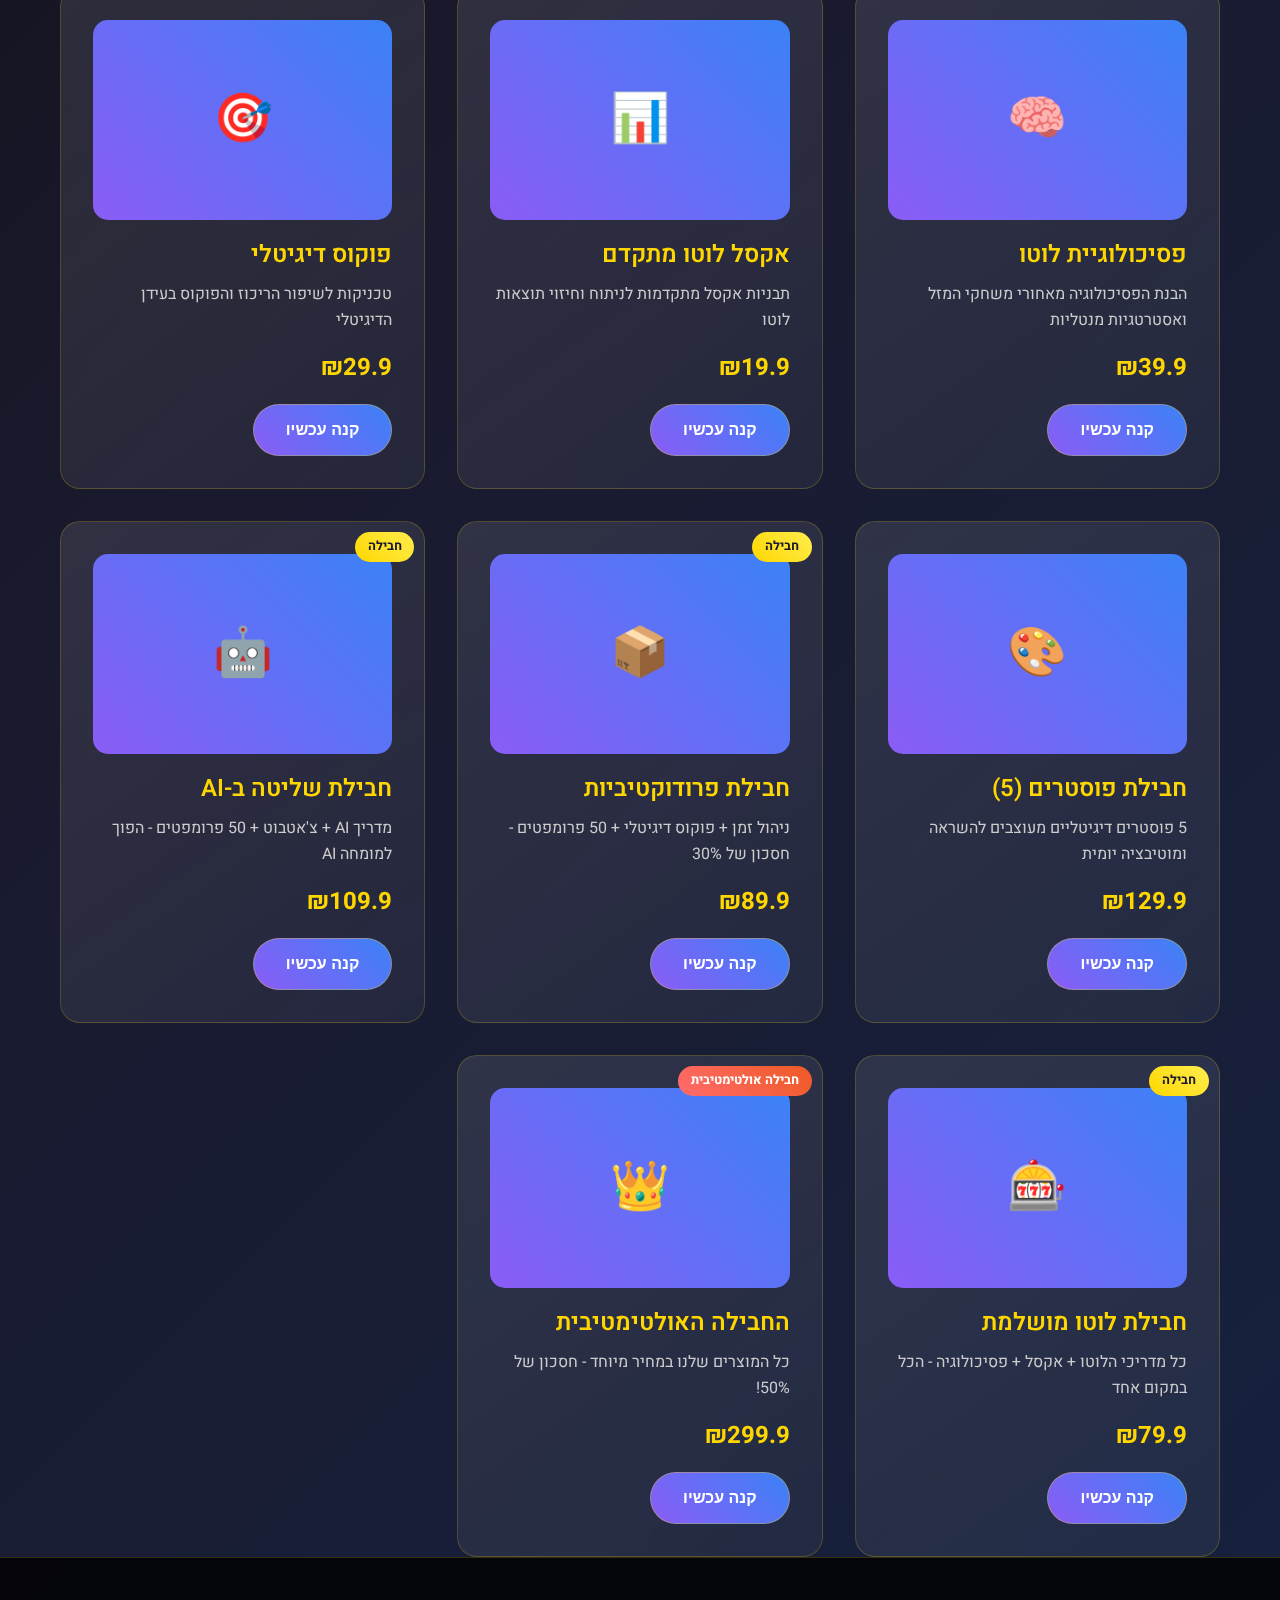
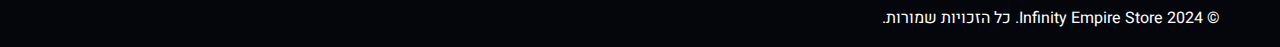
<file: catalog.html>
<!DOCTYPE html>
<html lang="he" dir="rtl">
<head>
    <meta charset="UTF-8">
    <meta name="viewport" content="width=device-width, initial-scale=1.0">
    <title>קטלוג מוצרים | Infinity Empire Store</title>
    <link rel="stylesheet" href="styles.css">
    <link href="https://fonts.googleapis.com/css2?family=Heebo:wght@300;400;500;700;900&display=swap" rel="stylesheet">
    <style>
        .catalog-header {
            background: linear-gradient(135deg, #1a1a2e 0%, #16213e 50%, #0f3460 100%);
            padding: 2rem 0;
            text-align: center;
        }
        
        .catalog-title {
            color: #ffd700;
            font-size: 2.5rem;
            margin-bottom: 1rem;
        }
        
        .search-filters {
            background: rgba(255, 255, 255, 0.05);
            padding: 2rem;
            margin: 2rem 0;
            border-radius: 15px;
            backdrop-filter: blur(10px);
        }
        
        .search-bar {
            width: 100%;
            max-width: 500px;
            padding: 1rem;
            border: 2px solid #6c5ce7;
            border-radius: 25px;
            background: rgba(255, 255, 255, 0.1);
            color: white;
            font-size: 1.1rem;
            margin-bottom: 1rem;
        }
        
        .search-bar::placeholder {
            color: rgba(255, 255, 255, 0.7);
        }
        
        .filters {
            display: flex;
            gap: 1rem;
            flex-wrap: wrap;
            justify-content: center;
            margin-bottom: 1rem;
        }
        
        .filter-btn {
            padding: 0.5rem 1rem;
            border: 2px solid #6c5ce7;
            background: transparent;
            color: white;
            border-radius: 20px;
            cursor: pointer;
            transition: all 0.3s ease;
        }
        
        .filter-btn.active,
        .filter-btn:hover {
            background: #6c5ce7;
            color: white;
        }
        
        .sort-options {
            display: flex;
            gap: 1rem;
            justify-content: center;
        }
        
        .sort-select {
            padding: 0.5rem 1rem;
            border: 2px solid #ffd700;
            border-radius: 10px;
            background: rgba(255, 215, 0, 0.1);
            color: white;
        }
        
        .products-count {
            text-align: center;
            color: #ffd700;
            margin: 1rem 0;
            font-size: 1.1rem;
        }
        
        .no-results {
            text-align: center;
            color: white;
            font-size: 1.2rem;
            margin: 3rem 0;
        }
        
        .bundle-badge {
            position: absolute;
            top: 10px;
            right: 10px;
            background: linear-gradient(45deg, #ffd700, #ffed4e);
            color: #1a1a2e;
            padding: 0.3rem 0.8rem;
            border-radius: 15px;
            font-size: 0.8rem;
            font-weight: bold;
        }
        
        .ultimate-bundle .bundle-badge {
            background: linear-gradient(45deg, #ff6b6b, #ee5a24);
            color: white;
        }
    </style>
</head>
<body>
    <header class="header">
        <nav class="navbar">
            <div class="logo">
                <span class="infinity-symbol">∞</span>
                <span class="brand-name">Infinity Empire</span>
            </div>
            <ul class="nav-menu">
                <li><a href="index.html">בית</a></li>
                <li><a href="index.html#products">מוצרים</a></li>
                <li><a href="catalog.html">קטלוג</a></li>
                <li><a href="index.html#contact">צור קשר</a></li>
            </ul>
        </nav>
    </header>

    <main>
        <section class="catalog-header">
            <div class="container">
                <h1 class="catalog-title">קטלוג מוצרים</h1>
                <p>גלה את כל המוצרים הדיגיטליים שלנו</p>
            </div>
        </section>

        <section class="catalog-section">
            <div class="container">
                <div class="search-filters">
                    <input type="text" id="searchInput" class="search-bar" placeholder="חפש מוצרים...">
                    
                    <div class="filters">
                        <button class="filter-btn active" data-category="all">הכל</button>
                        <button class="filter-btn" data-category="ai">בינה מלאכותית</button>
                        <button class="filter-btn" data-category="lotto">לוטו</button>
                        <button class="filter-btn" data-category="productivity">פרודוקטיביות</button>
                        <button class="filter-btn" data-category="business">עסקים</button>
                        <button class="filter-btn" data-category="design">עיצוב</button>
                        <button class="filter-btn" data-category="bundle">חבילות</button>
                    </div>
                    
                    <div class="sort-options">
                        <select id="sortSelect" class="sort-select">
                            <option value="name">מיון לפי שם</option>
                            <option value="price-low">מחיר: נמוך לגבוה</option>
                            <option value="price-high">מחיר: גבוה לנמוך</option>
                        </select>
                    </div>
                </div>

                <div class="products-count">
                    <span id="productsCount">14</span> מוצרים נמצאו
                </div>

                <div id="productsGrid" class="products-grid">
                    <!-- המוצרים יטענו כאן דינמית -->
                </div>

                <div id="noResults" class="no-results" style="display: none;">
                    לא נמצאו מוצרים התואמים לחיפוש שלך
                </div>
            </div>
        </section>
    </main>

    <footer class="footer">
        <div class="container">
            <p>&copy; 2024 Infinity Empire Store. כל הזכויות שמורות.</p>
        </div>
    </footer>

    <script>
        const API = 'https://8xhpiqcq8kyy.manus.space';
        
        // נתוני המוצרים
        const products = [
            {
                id: 'ai-guide',
                name: 'מדריך AI מקיף',
                description: 'מדריך מקיף לבינה מלאכותית עם כלים מעשיים ואסטרטגיות מתקדמות',
                price: 49.90,
                category: 'ai',
                icon: '🤖'
            },
            {
                id: 'lotto-guide',
                name: 'מדריך לוטו מתקדם',
                description: 'אסטרטגיות מתקדמות ושיטות מוכחות לשיפור הסיכויים בלוטו',
                price: 39.90,
                category: 'lotto',
                icon: '🎰'
            },
            {
                id: 'time-management',
                name: 'ניהול זמן יעיל',
                description: 'טכניקות מוכחות לניהול זמן ושיפור פרודוקטיביות אישית',
                price: 9.90,
                category: 'productivity',
                icon: '⏰'
            },
            {
                id: 'chatbot-quickstart',
                name: 'צ\'אטבוט מהיר',
                description: 'מדריך מהיר לבניית צ\'אטבוט חכם עם AI מתקדם',
                price: 59.90,
                category: 'ai',
                icon: '💬'
            },
            {
                id: 'smallbiz-automations',
                name: 'אוטומציות עסק קטן',
                description: 'כלים ושיטות לאוטומציה של תהליכים בעסק קטן',
                price: 79.90,
                category: 'business',
                icon: '🏢'
            },
            {
                id: 'winning-prompts-50',
                name: '50 פרומפטים מנצחים',
                description: 'אוסף של 50 פרומפטים מוכחים לAI שיחסכו לך זמן ויעילו תוצאות',
                price: 29.90,
                category: 'ai',
                icon: '🎯'
            },
            {
                id: 'lotto-psychology',
                name: 'פסיכולוגיית לוטו',
                description: 'הבנת הפסיכולוגיה מאחורי משחקי המזל ואסטרטגיות מנטליות',
                price: 39.90,
                category: 'lotto',
                icon: '🧠'
            },
            {
                id: 'lotto-excel',
                name: 'אקסל לוטו מתקדם',
                description: 'תבניות אקסל מתקדמות לניתוח וחיזוי תוצאות לוטו',
                price: 19.90,
                category: 'lotto',
                icon: '📊'
            },
            {
                id: 'digital-focus',
                name: 'פוקוס דיגיטלי',
                description: 'טכניקות לשיפור הריכוז והפוקוס בעידן הדיגיטלי',
                price: 29.90,
                category: 'productivity',
                icon: '🎯'
            },
            {
                id: 'posters-pack-5',
                name: 'חבילת פוסטרים (5)',
                description: '5 פוסטרים דיגיטליים מעוצבים להשראה ומוטיבציה יומית',
                price: 129.90,
                category: 'design',
                icon: '🎨'
            },
            {
                id: 'productivity-bundle',
                name: 'חבילת פרודוקטיביות',
                description: 'ניהול זמן + פוקוס דיגיטלי + 50 פרומפטים - חסכון של 30%',
                price: 89.90,
                category: 'bundle',
                icon: '📦',
                isBundle: true
            },
            {
                id: 'ai-mastery-bundle',
                name: 'חבילת שליטה ב-AI',
                description: 'מדריך AI + צ\'אטבוט + 50 פרומפטים - הפוך למומחה AI',
                price: 109.90,
                category: 'bundle',
                icon: '🤖',
                isBundle: true
            },
            {
                id: 'lotto-perfect-bundle',
                name: 'חבילת לוטו מושלמת',
                description: 'כל מדריכי הלוטו + אקסל + פסיכולוגיה - הכל במקום אחד',
                price: 79.90,
                category: 'bundle',
                icon: '🎰',
                isBundle: true
            },
            {
                id: 'ultimate-bundle',
                name: 'החבילה האולטימטיבית',
                description: 'כל המוצרים שלנו במחיר מיוחד - חסכון של 50%!',
                price: 299.90,
                category: 'bundle',
                icon: '👑',
                isBundle: true,
                isUltimate: true
            }
        ];

        let filteredProducts = [...products];

        function getUTM() {
            const p = new URLSearchParams(location.search);
            return {
                utm_source: p.get('utm_source') || '',
                utm_medium: p.get('utm_medium') || '',
                utm_campaign: p.get('utm_campaign') || ''
            };
        }
        
        async function buyProduct(productId) {
            try {
                const utm = getUTM();
                const res = await fetch(`${API}/create-checkout-session`, {
                    method: 'POST',
                    headers: {'Content-Type': 'application/json'},
                    body: JSON.stringify({ productId, utm })
                });
                
                const data = await res.json();
                if (data.url) {
                    location.href = data.url;
                } else {
                    alert('שגיאה ביצירת התשלום');
                }
            } catch (error) {
                console.error('Error:', error);
                alert('שגיאה ביצירת התשלום');
            }
        }

        function renderProducts(productsToRender) {
            const grid = document.getElementById('productsGrid');
            const count = document.getElementById('productsCount');
            const noResults = document.getElementById('noResults');

            count.textContent = productsToRender.length;

            if (productsToRender.length === 0) {
                grid.innerHTML = '';
                noResults.style.display = 'block';
                return;
            }

            noResults.style.display = 'none';

            grid.innerHTML = productsToRender.map(product => `
                <div class="product-card ${product.isBundle ? 'bundle-card' : ''} ${product.isUltimate ? 'ultimate-bundle' : ''}">
                    ${product.isBundle ? `<div class="bundle-badge">${product.isUltimate ? 'חבילה אולטימטיבית' : 'חבילה'}</div>` : ''}
                    <div class="product-image">
                        <div class="product-icon">${product.icon}</div>
                    </div>
                    <div class="product-info">
                        <h3 class="product-title">${product.name}</h3>
                        <p class="product-description">${product.description}</p>
                        <div class="product-price">₪${product.price}</div>
                        <button class="btn btn-primary" onclick="buyProduct('${product.id}')">קנה עכשיו</button>
                    </div>
                </div>
            `).join('');
        }

        function filterProducts() {
            const searchTerm = document.getElementById('searchInput').value.toLowerCase();
            const activeCategory = document.querySelector('.filter-btn.active').dataset.category;
            const sortBy = document.getElementById('sortSelect').value;

            // סינון לפי חיפוש וקטגוריה
            filteredProducts = products.filter(product => {
                const matchesSearch = product.name.toLowerCase().includes(searchTerm) || 
                                    product.description.toLowerCase().includes(searchTerm);
                const matchesCategory = activeCategory === 'all' || product.category === activeCategory;
                return matchesSearch && matchesCategory;
            });

            // מיון
            switch (sortBy) {
                case 'name':
                    filteredProducts.sort((a, b) => a.name.localeCompare(b.name, 'he'));
                    break;
                case 'price-low':
                    filteredProducts.sort((a, b) => a.price - b.price);
                    break;
                case 'price-high':
                    filteredProducts.sort((a, b) => b.price - a.price);
                    break;
            }

            renderProducts(filteredProducts);
        }

        // Event listeners
        document.getElementById('searchInput').addEventListener('input', filterProducts);
        document.getElementById('sortSelect').addEventListener('change', filterProducts);

        document.querySelectorAll('.filter-btn').forEach(btn => {
            btn.addEventListener('click', () => {
                document.querySelectorAll('.filter-btn').forEach(b => b.classList.remove('active'));
                btn.classList.add('active');
                filterProducts();
            });
        });

        // טעינה ראשונית
        renderProducts(products);
    </script>
</body>
</html>
</file>
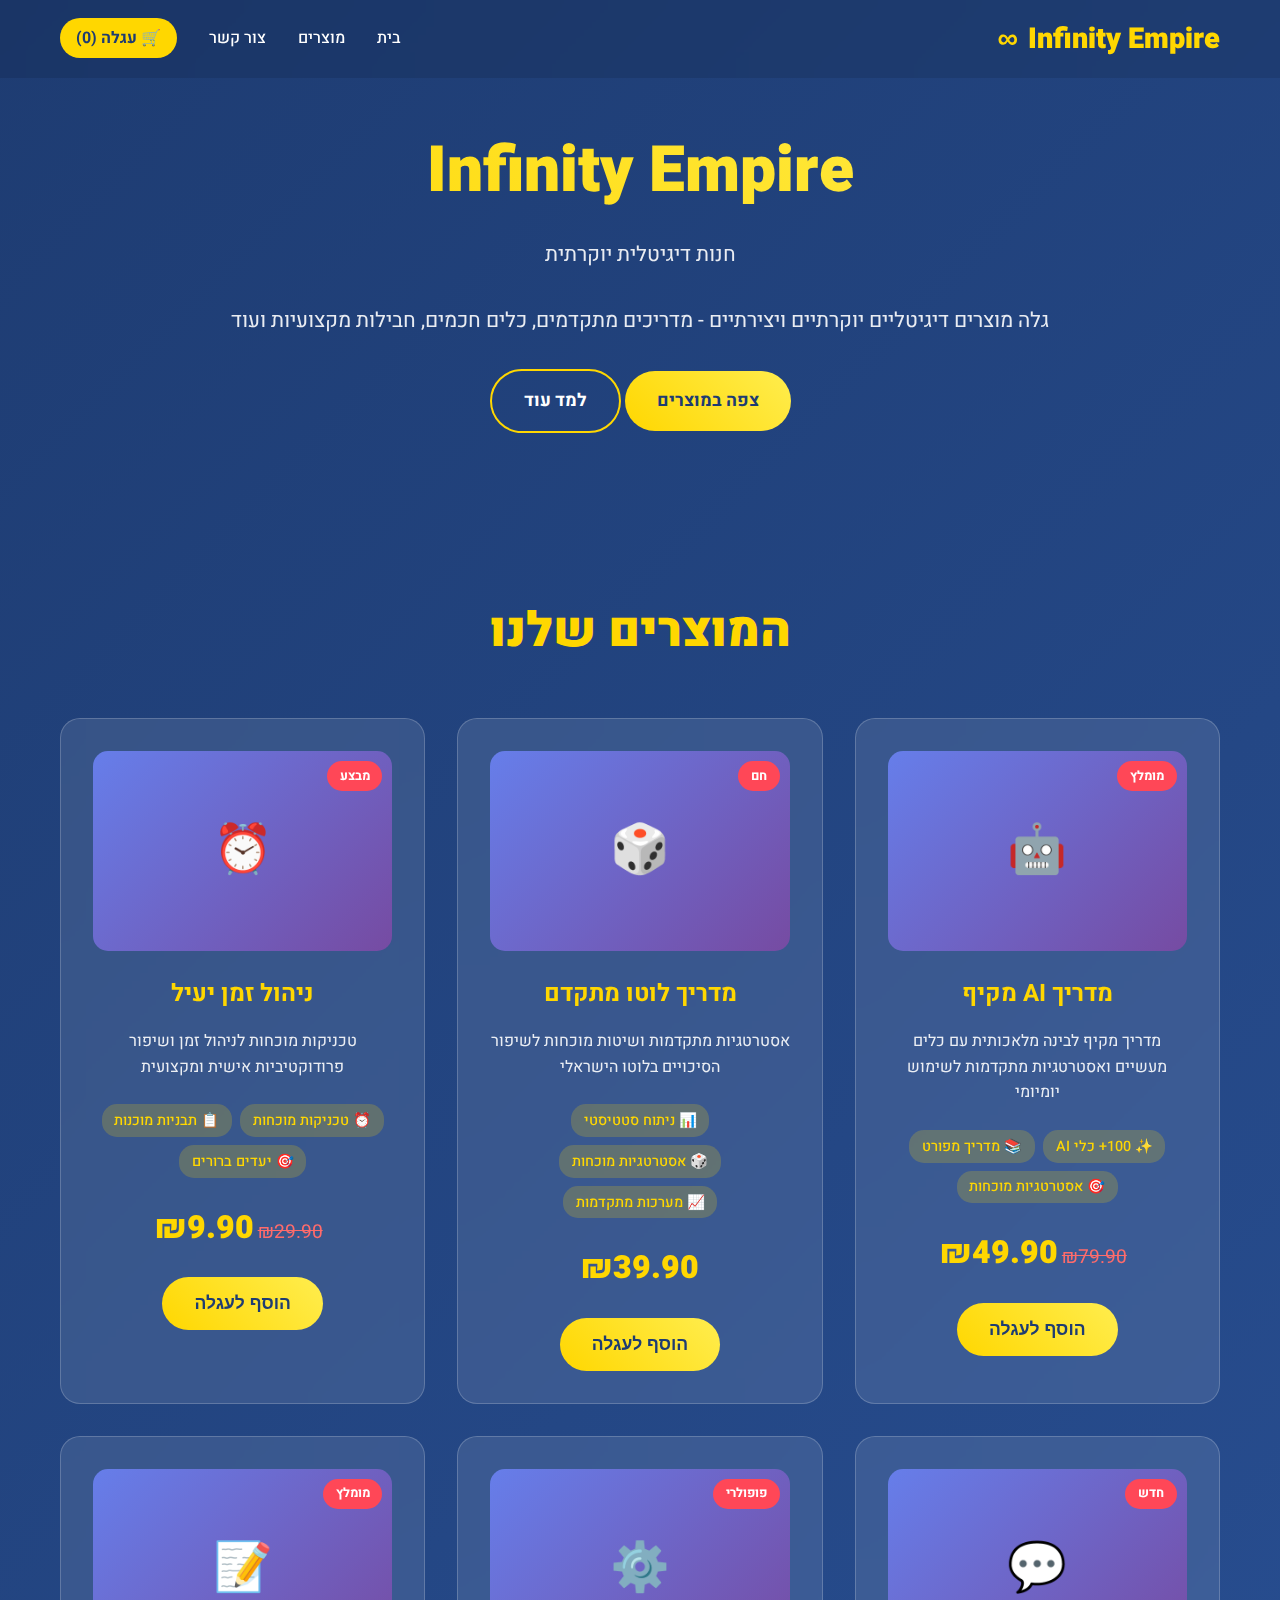
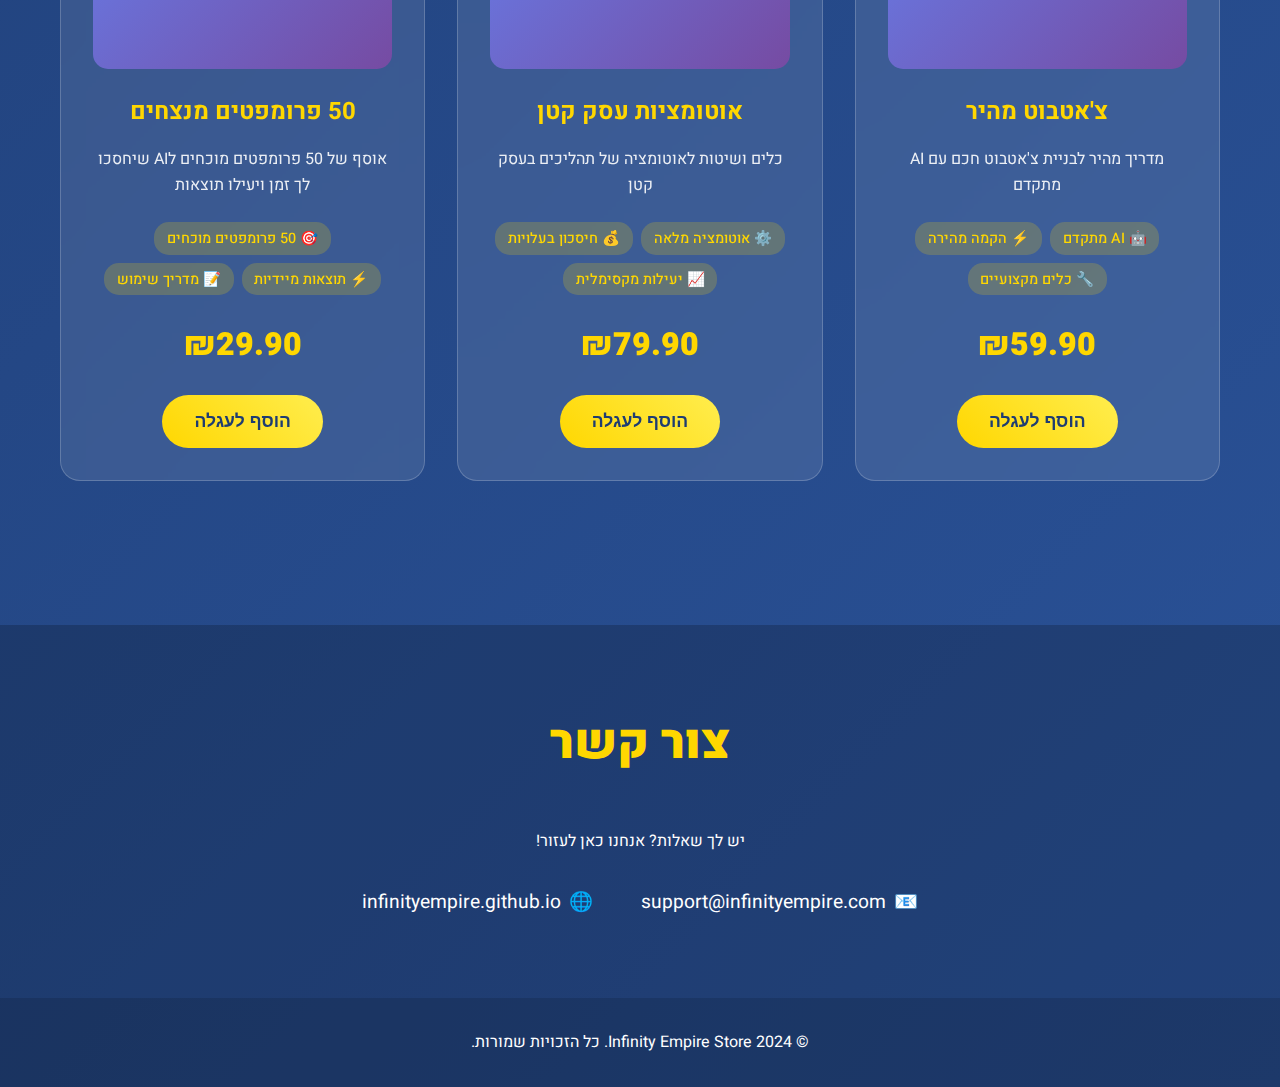
<file: checkout-old.html>
<!DOCTYPE html>
<html lang="he" dir="rtl">
<head>
    <meta charset="UTF-8">
    <meta name="viewport" content="width=device-width, initial-scale=1.0">
    <title>תשלום - Infinity Empire Store</title>
    <link rel="stylesheet" href="styles.css">
    <link href="https://fonts.googleapis.com/css2?family=Heebo:wght@300;400;500;700;900&display=swap" rel="stylesheet">
</head>
<body>
    <header class="header">
        <nav class="navbar">
            <div class="logo">
                <span class="infinity-symbol">∞</span>
                <span class="brand-name">Infinity Empire</span>
            </div>
            <ul class="nav-menu">
                <li><a href="index.html">חזרה לאתר</a></li>
            </ul>
        </nav>
    </header>

    <main class="checkout-container">
        <h1 class="checkout-title">השלמת הזמנה</h1>
        
        <div class="checkout-content">
            <div class="billing-form">
                <h2>פרטי חיוב</h2>
                <form id="checkout-form">
                    <div class="form-group">
                        <label for="fullName">שם מלא *</label>
                        <input type="text" id="fullName" name="fullName" required>
                    </div>
                    
                    <div class="form-group">
                        <label for="email">כתובת אימייל *</label>
                        <input type="email" id="email" name="email" required>
                    </div>
                    
                    <div class="form-group">
                        <label for="phone">טלפון</label>
                        <input type="tel" id="phone" name="phone">
                    </div>
                    
                    <div class="form-group">
                        <label for="country">מדינה *</label>
                        <select id="country" name="country" required>
                            <option value="">בחר מדינה</option>
                            <option value="israel">ישראל</option>
                            <option value="usa">ארצות הברית</option>
                            <option value="uk">בריטניה</option>
                            <option value="canada">קנדה</option>
                            <option value="australia">אוסטרליה</option>
                        </select>
                    </div>
                </form>
                
                <div class="payment-methods">
                    <h3>אמצעי תשלום</h3>
                    <div class="payment-options">
                        <div class="payment-option">
                            <input type="radio" id="credit-card" name="payment" value="credit-card" checked>
                            <label for="credit-card">
                                <span class="payment-icon">💳</span>
                                כרטיס אשראי
                            </label>
                        </div>
                        <div class="payment-option">
                            <input type="radio" id="paypal" name="payment" value="paypal">
                            <label for="paypal">
                                <span class="payment-icon">💰</span>
                                PayPal
                            </label>
                        </div>
                    </div>
                </div>
            </div>
            
            <div class="checkout-summary">
                <h3>סיכום הזמנה</h3>
                <div id="order-items">
                    <!-- Order items will be loaded here -->
                </div>
                
                <div class="order-calculations">
                    <div class="calc-row">
                        <span>סכום ביניים:</span>
                        <span id="subtotal">₪0</span>
                    </div>
                    <div class="calc-row discount-row" id="discount-row" style="display: none;">
                        <span>הנחה:</span>
                        <span id="discount-amount" style="color: #4ade80;">-₪0</span>
                    </div>
                    <div class="calc-row">
                        <span>משלוח:</span>
                        <span style="color: #4ade80;">חינם (דיגיטלי)</span>
                    </div>
                    <div class="calc-row total-row">
                        <strong>סה"כ לתשלום:</strong>
                        <strong id="final-total">₪0</strong>
                    </div>
                </div>
                
                <button class="complete-order-btn" onclick="completeOrder()">השלם הזמנה</button>
                
                <div class="security-badges">
                    <div class="security-badge">🔒 SSL מאובטח</div>
                    <div class="security-badge">✅ תשלום בטוח</div>
                </div>
            </div>
        </div>
    </main>

    <script>
        let checkoutData = {};

        function loadCheckoutData() {
            const data = JSON.parse(localStorage.getItem('checkoutData'));
            if (!data || !data.cart || data.cart.length === 0) {
                alert('העגלה ריקה');
                window.location.href = 'index.html';
                return;
            }
            
            checkoutData = data;
            renderOrderSummary();
        }

        function renderOrderSummary() {
            const orderItems = document.getElementById('order-items');
            const subtotalEl = document.getElementById('subtotal');
            const discountRow = document.getElementById('discount-row');
            const discountAmount = document.getElementById('discount-amount');
            const finalTotal = document.getElementById('final-total');
            
            // Render items
            const itemsHTML = checkoutData.cart.map(item => `
                <div class="order-item">
                    <div class="item-info">
                        <span class="item-icon">${item.image}</span>
                        <div>
                            <div class="item-name">${item.title}</div>
                            <div class="item-details">₪${item.price} x ${item.quantity}</div>
                        </div>
                    </div>
                    <div class="item-total">₪${item.price * item.quantity}</div>
                </div>
            `).join('');
            
            orderItems.innerHTML = itemsHTML;
            
            // Calculate totals
            const subtotal = checkoutData.cart.reduce((sum, item) => sum + (item.price * item.quantity), 0);
            const discount = subtotal * (checkoutData.couponDiscount || 0);
            const total = subtotal - discount;
            
            subtotalEl.textContent = `₪${subtotal}`;
            finalTotal.textContent = `₪${total.toFixed(2)}`;
            
            if (discount > 0) {
                discountRow.style.display = 'flex';
                discountAmount.textContent = `-₪${discount.toFixed(2)}`;
            }
        }

        function completeOrder() {
            const form = document.getElementById('checkout-form');
            const formData = new FormData(form);
            
            // Validate required fields
            const fullName = formData.get('fullName');
            const email = formData.get('email');
            const country = formData.get('country');
            
            if (!fullName || !email || !country) {
                alert('אנא מלא את כל השדות הנדרשים');
                return;
            }
            
            // Validate email
            const emailRegex = /^[^\s@]+@[^\s@]+\.[^\s@]+$/;
            if (!emailRegex.test(email)) {
                alert('כתובת אימייל לא תקינה');
                return;
            }
            
            // Get selected payment method
            const paymentMethod = document.querySelector('input[name="payment"]:checked').value;
            
            // Simulate payment processing
            const orderData = {
                orderId: 'INF-' + Date.now(),
                customer: {
                    fullName: fullName,
                    email: email,
                    phone: formData.get('phone'),
                    country: country
                },
                items: checkoutData.cart,
                subtotal: checkoutData.cart.reduce((sum, item) => sum + (item.price * item.quantity), 0),
                discount: checkoutData.cart.reduce((sum, item) => sum + (item.price * item.quantity), 0) * (checkoutData.couponDiscount || 0),
                total: checkoutData.cart.reduce((sum, item) => sum + (item.price * item.quantity), 0) * (1 - (checkoutData.couponDiscount || 0)),
                paymentMethod: paymentMethod,
                timestamp: new Date().toISOString()
            };
            
            // Save order data
            localStorage.setItem('lastOrder', JSON.stringify(orderData));
            
            // Clear cart
            localStorage.removeItem('infinityCart');
            localStorage.removeItem('checkoutData');
            
            // Redirect to success page
            window.location.href = 'success.html';
        }

        // Initialize
        document.addEventListener('DOMContentLoaded', function() {
            loadCheckoutData();
        });
    </script>

    <style>
        .checkout-container {
            max-width: 1200px;
            margin: 100px auto 50px;
            padding: 2rem;
        }
        
        .checkout-title {
            font-size: 2.5rem;
            font-weight: 700;
            color: #ffd700;
            text-align: center;
            margin-bottom: 3rem;
        }
        
        .checkout-content {
            display: grid;
            grid-template-columns: 2fr 1fr;
            gap: 3rem;
        }
        
        .billing-form {
            background: rgba(255, 255, 255, 0.05);
            border-radius: 15px;
            border: 1px solid rgba(255, 215, 0, 0.2);
            padding: 2rem;
        }
        
        .billing-form h2 {
            color: #ffd700;
            margin-bottom: 2rem;
            font-size: 1.8rem;
        }
        
        .form-group {
            margin-bottom: 1.5rem;
        }
        
        .form-group label {
            display: block;
            color: #ffd700;
            margin-bottom: 0.5rem;
            font-weight: 600;
        }
        
        .form-group input,
        .form-group select {
            width: 100%;
            padding: 1rem;
            border: 1px solid rgba(255, 215, 0, 0.3);
            border-radius: 8px;
            background: rgba(255, 255, 255, 0.1);
            color: #ffffff;
            font-size: 1rem;
        }
        
        .form-group input:focus,
        .form-group select:focus {
            outline: none;
            border-color: #ffd700;
            box-shadow: 0 0 0 2px rgba(255, 215, 0, 0.2);
        }
        
        .payment-methods {
            margin-top: 2rem;
        }
        
        .payment-methods h3 {
            color: #ffd700;
            margin-bottom: 1rem;
            font-size: 1.3rem;
        }
        
        .payment-options {
            display: flex;
            gap: 1rem;
        }
        
        .payment-option {
            flex: 1;
        }
        
        .payment-option input[type="radio"] {
            display: none;
        }
        
        .payment-option label {
            display: flex;
            align-items: center;
            gap: 0.5rem;
            padding: 1rem;
            border: 2px solid rgba(255, 215, 0, 0.3);
            border-radius: 10px;
            cursor: pointer;
            transition: all 0.3s ease;
            background: rgba(255, 255, 255, 0.05);
        }
        
        .payment-option input[type="radio"]:checked + label {
            border-color: #ffd700;
            background: rgba(255, 215, 0, 0.1);
        }
        
        .payment-icon {
            font-size: 1.5rem;
        }
        
        .checkout-summary {
            background: rgba(255, 255, 255, 0.05);
            border-radius: 15px;
            border: 1px solid rgba(255, 215, 0, 0.2);
            padding: 2rem;
            height: fit-content;
        }
        
        .checkout-summary h3 {
            color: #ffd700;
            margin-bottom: 1.5rem;
            font-size: 1.5rem;
            text-align: center;
        }
        
        .order-item {
            display: flex;
            justify-content: space-between;
            align-items: center;
            padding: 1rem 0;
            border-bottom: 1px solid rgba(255, 215, 0, 0.1);
        }
        
        .order-item:last-child {
            border-bottom: none;
        }
        
        .item-info {
            display: flex;
            align-items: center;
            gap: 1rem;
        }
        
        .item-icon {
            font-size: 1.5rem;
        }
        
        .item-name {
            color: #ffffff;
            font-weight: 600;
            margin-bottom: 0.2rem;
        }
        
        .item-details {
            color: #cccccc;
            font-size: 0.9rem;
        }
        
        .item-total {
            color: #ffd700;
            font-weight: 700;
        }
        
        .order-calculations {
            margin: 1.5rem 0;
            padding-top: 1rem;
            border-top: 1px solid rgba(255, 215, 0, 0.2);
        }
        
        .calc-row {
            display: flex;
            justify-content: space-between;
            margin-bottom: 0.5rem;
            color: #cccccc;
        }
        
        .total-row {
            font-size: 1.2rem;
            color: #ffd700;
            padding-top: 1rem;
            border-top: 1px solid rgba(255, 215, 0, 0.2);
            margin-top: 1rem;
        }
        
        .complete-order-btn {
            width: 100%;
            padding: 1.2rem;
            background: linear-gradient(45deg, #8b5cf6, #3b82f6);
            color: white;
            border: none;
            border-radius: 10px;
            font-size: 1.2rem;
            font-weight: 700;
            cursor: pointer;
            transition: all 0.3s ease;
            margin-bottom: 1rem;
        }
        
        .complete-order-btn:hover {
            transform: translateY(-2px);
            box-shadow: 0 10px 30px rgba(139, 92, 246, 0.4);
        }
        
        .security-badges {
            display: flex;
            justify-content: center;
            gap: 1rem;
            margin-top: 1rem;
        }
        
        .security-badge {
            font-size: 0.8rem;
            color: #4ade80;
            text-align: center;
        }
        
        @media (max-width: 768px) {
            .checkout-container {
                margin: 80px 1rem 2rem;
                padding: 1rem;
            }
            
            .checkout-content {
                grid-template-columns: 1fr;
                gap: 2rem;
            }
            
            .payment-options {
                flex-direction: column;
            }
        }
    </style>
</body>
</html>
</file>
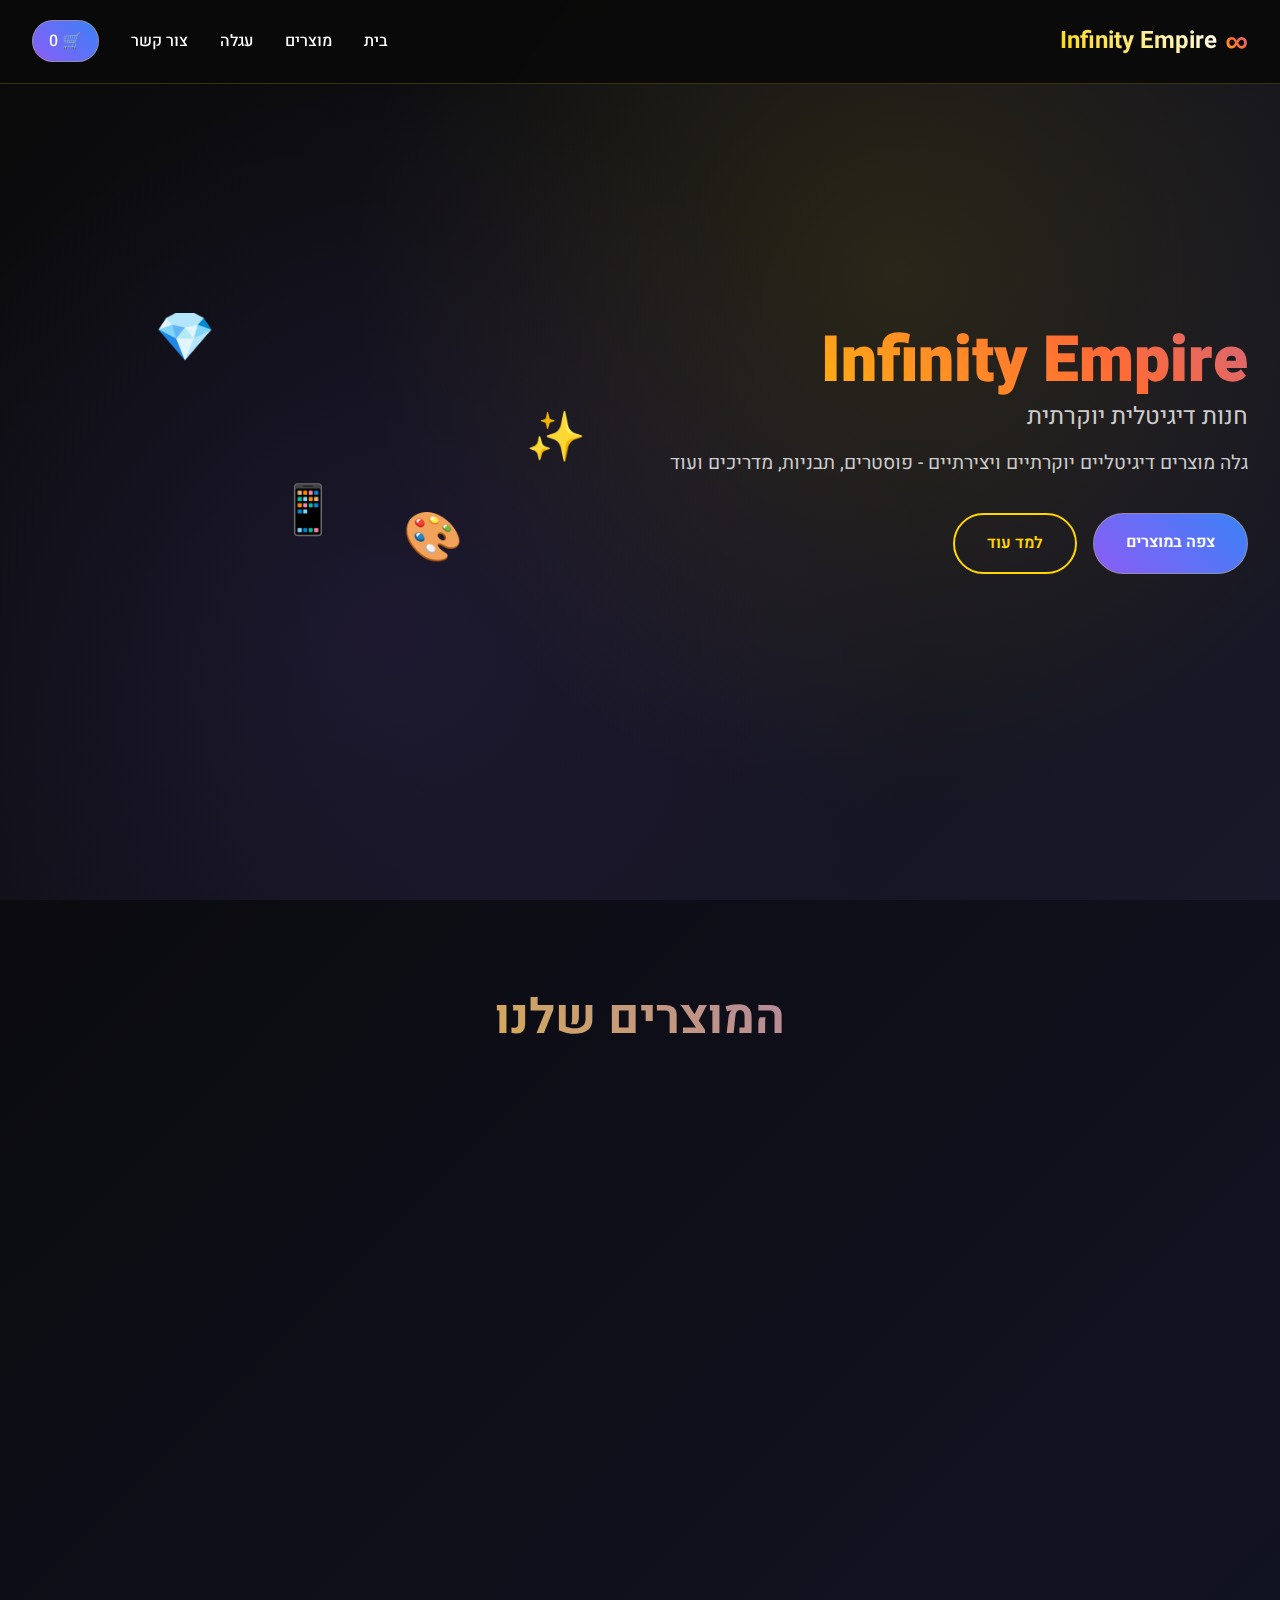
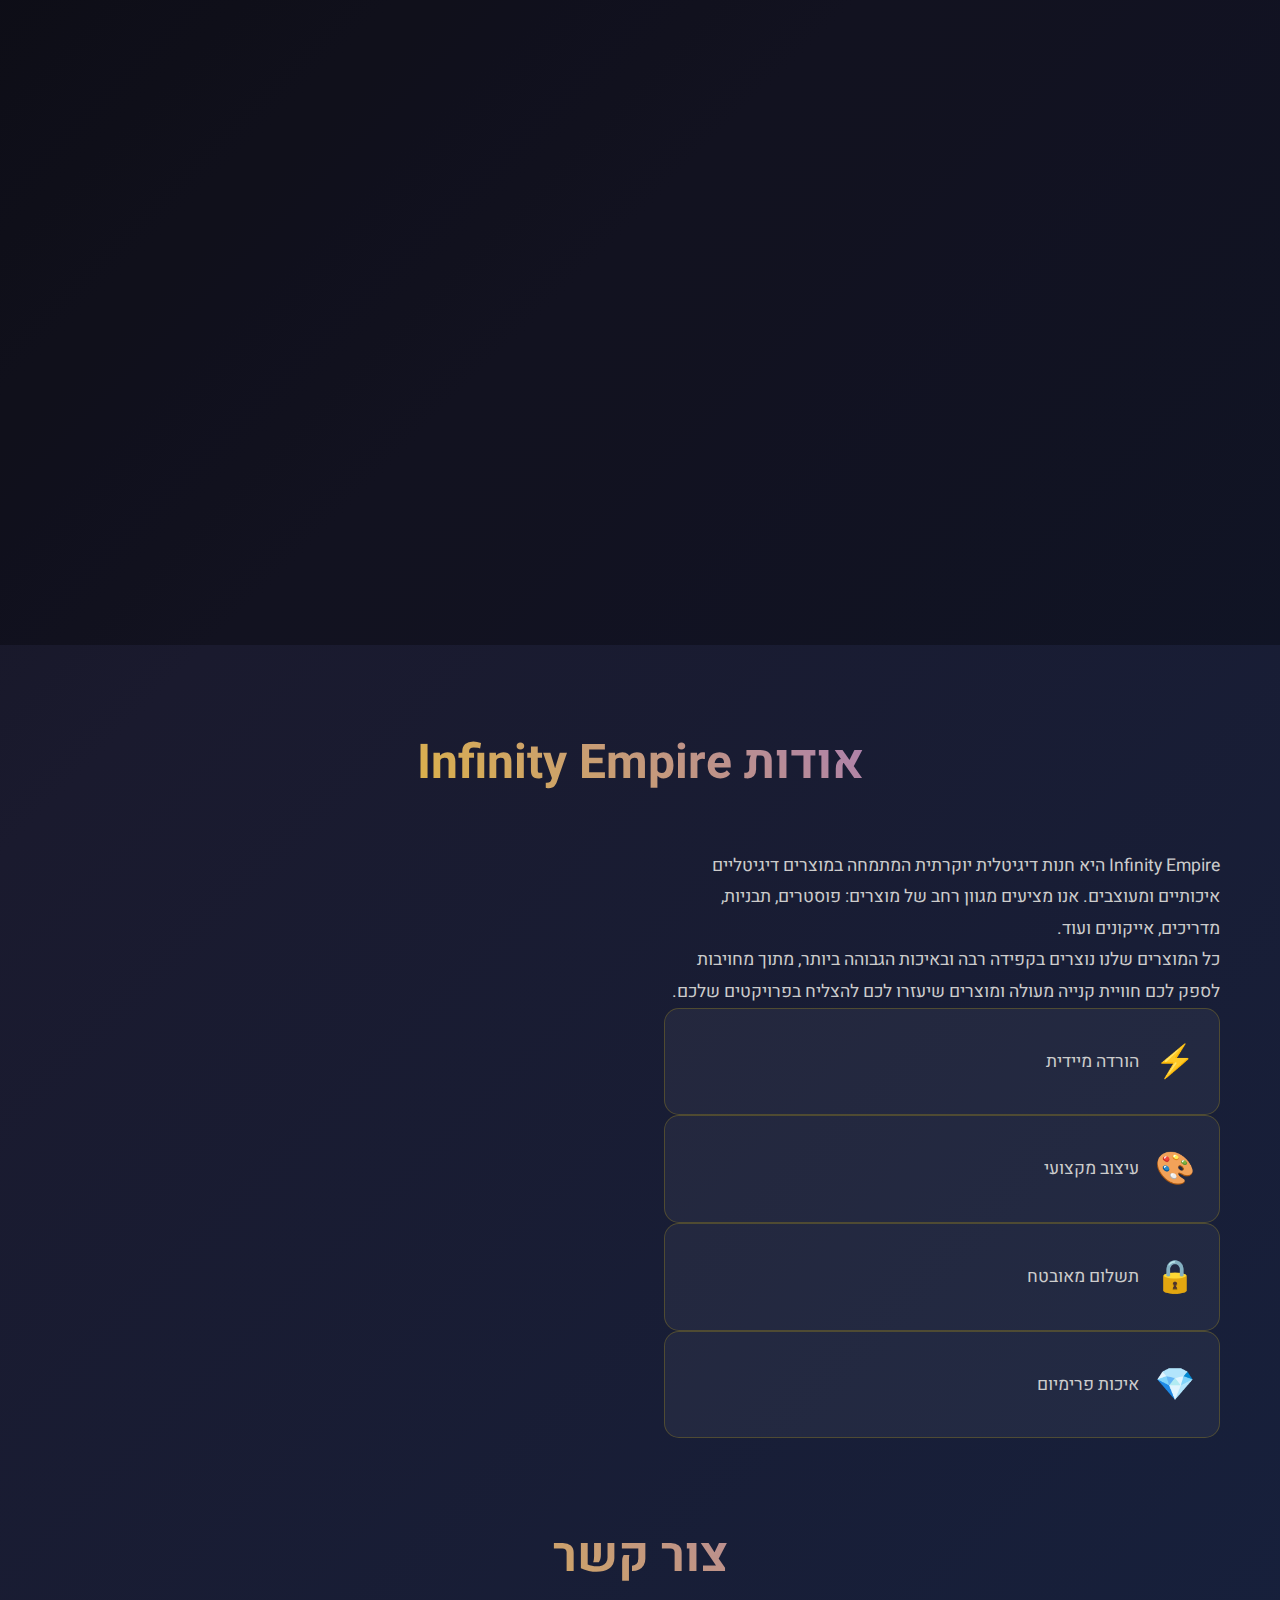
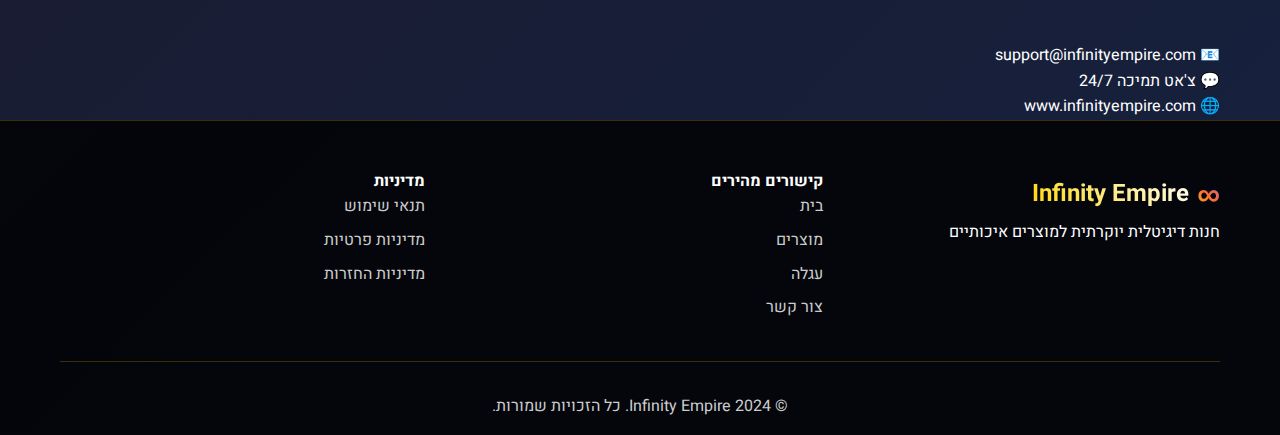
<file: index-old.html>
<!DOCTYPE html>
<html lang="he" dir="rtl">
<head>
    <meta charset="UTF-8">
    <meta name="viewport" content="width=device-width, initial-scale=1.0">
    <title>Infinity Empire Store - חנות דיגיטלית יוקרתית</title>
    <link rel="stylesheet" href="styles.css">
    <link href="https://fonts.googleapis.com/css2?family=Heebo:wght@300;400;500;700;900&display=swap" rel="stylesheet">
</head>
<body>
    <header class="header">
        <nav class="navbar">
            <div class="logo">
                <span class="infinity-symbol">∞</span>
                <span class="brand-name">Infinity Empire</span>
            </div>
            <ul class="nav-menu">
                <li><a href="#home">בית</a></li>
                <li><a href="#products">מוצרים</a></li>
                <li><a href="cart.html">עגלה</a></li>
                <li><a href="#contact">צור קשר</a></li>
                <li><a href="#" class="cart-btn" onclick="openMiniCart()">🛒 <span id="cart-count">0</span></a></li>
            </ul>
        </nav>
    </header>

    <!-- Mini Cart -->
    <div id="mini-cart" class="mini-cart">
        <div class="mini-cart-content">
            <h3>עגלת קניות</h3>
            <div id="mini-cart-items"></div>
            <div class="mini-cart-total">
                <strong>סה"כ: ₪<span id="mini-cart-total">0</span></strong>
            </div>
            <div class="mini-cart-actions">
                <a href="cart.html" class="btn btn-secondary">צפה בעגלה</a>
                <a href="checkout.html" class="btn btn-primary">לתשלום</a>
            </div>
        </div>
    </div>

    <main>
        <!-- Hero Section -->
        <section id="home" class="hero">
            <div class="hero-content">
                <h1 class="hero-title">
                    <span class="gradient-text">Infinity Empire</span>
                    <span class="subtitle">חנות דיגיטלית יוקרתית</span>
                </h1>
                <p class="hero-description">
                    גלה מוצרים דיגיטליים יוקרתיים ויצירתיים - פוסטרים, תבניות, מדריכים ועוד
                </p>
                <div class="hero-buttons">
                    <a href="#products" class="btn btn-primary">צפה במוצרים</a>
                    <a href="#about" class="btn btn-secondary">למד עוד</a>
                </div>
            </div>
            <div class="hero-visual">
                <div class="floating-elements">
                    <div class="element element-1">💎</div>
                    <div class="element element-2">🎨</div>
                    <div class="element element-3">📱</div>
                    <div class="element element-4">✨</div>
                </div>
            </div>
        </section>

        <!-- Products Section -->
        <section id="products" class="products">
            <div class="container">
                <h2 class="section-title">המוצרים שלנו</h2>
                <div class="products-grid">
                    <div class="product-card">
                        <div class="product-image">📚</div>
                        <div class="product-info">
                            <h3 class="product-title">מדריך PDF - שיווק דיגיטלי</h3>
                            <p class="product-description">מדריך מקיף לשיווק דיגיטלי ברשתות החברתיות</p>
                            <div class="product-price">₪79</div>
                            <a href="product1.html" class="btn btn-primary">לפרטים</a>
                        </div>
                    </div>

                    <div class="product-card">
                        <div class="product-image">📊</div>
                        <div class="product-info">
                            <h3 class="product-title">תבנית עסקית - מצגת עסקית</h3>
                            <p class="product-description">תבנית PowerPoint מקצועית לעסקים וחברות</p>
                            <div class="product-price">₪49</div>
                            <a href="product2.html" class="btn btn-primary">לפרטים</a>
                        </div>
                    </div>

                    <div class="product-card">
                        <div class="product-image">🎨</div>
                        <div class="product-info">
                            <h3 class="product-title">פוסטר דיגיטלי - השראה יומית</h3>
                            <p class="product-description">פוסטר מעוצב בסגנון מינימליסטי עם ציטוט מעורר השראה</p>
                            <div class="product-price">₪29</div>
                            <a href="product1.html" class="btn btn-primary">לפרטים</a>
                        </div>
                    </div>

                    <div class="product-card">
                        <div class="product-image">🎭</div>
                        <div class="product-info">
                            <h3 class="product-title">חבילת אייקונים - עיצוב מודרני</h3>
                            <p class="product-description">100 אייקונים מעוצבים בסגנון מודרני ומינימליסטי</p>
                            <div class="product-price">₪39</div>
                            <a href="product3.html" class="btn btn-primary">לפרטים</a>
                        </div>
                    </div>

                    <div class="product-card">
                        <div class="product-image">📝</div>
                        <div class="product-info">
                            <h3 class="product-title">תבנית קורות חיים - מקצועי</h3>
                            <p class="product-description">תבנית קורות חיים מעוצבת ומקצועית בפורמט Word</p>
                            <div class="product-price">₪25</div>
                            <a href="product4.html" class="btn btn-primary">לפרטים</a>
                        </div>
                    </div>

                    <div class="product-card">
                        <div class="product-image">🌟</div>
                        <div class="product-info">
                            <h3 class="product-title">חבילת רקעים - גרדיאנטים</h3>
                            <p class="product-description">20 רקעי גרדיאנט יוקרתיים לעיצוב ומדיה חברתית</p>
                            <div class="product-price">₪35</div>
                            <a href="product5.html" class="btn btn-primary">לפרטים</a>
                        </div>
                    </div>
                </div>
            </div>
        </section>

        <!-- About Section -->
        <section id="about" class="about">
            <div class="container">
                <h2 class="section-title">אודות Infinity Empire</h2>
                <div class="about-content">
                    <div class="about-text">
                        <p>
                            Infinity Empire היא חנות דיגיטלית יוקרתית המתמחה במוצרים דיגיטליים איכותיים ומעוצבים.
                            אנו מציעים מגוון רחב של מוצרים: פוסטרים, תבניות, מדריכים, אייקונים ועוד.
                        </p>
                        <p>
                            כל המוצרים שלנו נוצרים בקפידה רבה ובאיכות הגבוהה ביותר, מתוך מחויבות לספק לכם 
                            חוויית קנייה מעולה ומוצרים שיעזרו לכם להצליח בפרויקטים שלכם.
                        </p>
                        <div class="features">
                            <div class="feature">
                                <span class="feature-icon">⚡</span>
                                <span>הורדה מיידית</span>
                            </div>
                            <div class="feature">
                                <span class="feature-icon">🎨</span>
                                <span>עיצוב מקצועי</span>
                            </div>
                            <div class="feature">
                                <span class="feature-icon">🔒</span>
                                <span>תשלום מאובטח</span>
                            </div>
                            <div class="feature">
                                <span class="feature-icon">💎</span>
                                <span>איכות פרימיום</span>
                            </div>
                        </div>
                    </div>
                </div>
            </div>
        </section>

        <!-- Contact Section -->
        <section id="contact" class="contact">
            <div class="container">
                <h2 class="section-title">צור קשר</h2>
                <div class="contact-content">
                    <div class="contact-info">
                        <div class="contact-item">
                            <span class="contact-icon">📧</span>
                            <span>support@infinityempire.com</span>
                        </div>
                        <div class="contact-item">
                            <span class="contact-icon">💬</span>
                            <span>צ'אט תמיכה 24/7</span>
                        </div>
                        <div class="contact-item">
                            <span class="contact-icon">🌐</span>
                            <span>www.infinityempire.com</span>
                        </div>
                    </div>
                </div>
            </div>
        </section>
    </main>

    <footer class="footer">
        <div class="container">
            <div class="footer-content">
                <div class="footer-section">
                    <div class="logo">
                        <span class="infinity-symbol">∞</span>
                        <span class="brand-name">Infinity Empire</span>
                    </div>
                    <p>חנות דיגיטלית יוקרתית למוצרים איכותיים</p>
                </div>
                <div class="footer-section">
                    <h4>קישורים מהירים</h4>
                    <ul>
                        <li><a href="#home">בית</a></li>
                        <li><a href="#products">מוצרים</a></li>
                        <li><a href="cart.html">עגלה</a></li>
                        <li><a href="#contact">צור קשר</a></li>
                    </ul>
                </div>
                <div class="footer-section">
                    <h4>מדיניות</h4>
                    <ul>
                        <li><a href="#">תנאי שימוש</a></li>
                        <li><a href="#">מדיניות פרטיות</a></li>
                        <li><a href="#">מדיניות החזרות</a></li>
                    </ul>
                </div>
            </div>
            <div class="footer-bottom">
                <p>&copy; 2024 Infinity Empire. כל הזכויות שמורות.</p>
            </div>
        </div>
    </footer>

    <script src="script.js"></script>
    <script>
        function openMiniCart() {
            const miniCart = document.getElementById('mini-cart');
            miniCart.classList.add('show');
            renderMiniCart();
        }

        function renderMiniCart() {
            const cart = JSON.parse(localStorage.getItem('infinityCart')) || [];
            const miniCartItems = document.getElementById('mini-cart-items');
            const miniCartTotal = document.getElementById('mini-cart-total');
            
            if (cart.length === 0) {
                miniCartItems.innerHTML = '<p style="text-align: center; color: #cccccc;">העגלה ריקה</p>';
                miniCartTotal.textContent = '0';
                return;
            }
            
            let total = 0;
            miniCartItems.innerHTML = cart.map(item => {
                const itemTotal = item.price * item.quantity;
                total += itemTotal;
                
                return `
                    <div class="mini-cart-item">
                        <span>${item.image}</span>
                        <div>
                            <div style="font-weight: 600;">${item.title}</div>
                            <div style="color: #ffd700;">₪${item.price} x ${item.quantity}</div>
                        </div>
                    </div>
                `;
            }).join('');
            
            miniCartTotal.textContent = total;
        }

        function updateCartCount() {
            const cart = JSON.parse(localStorage.getItem('infinityCart')) || [];
            const totalItems = cart.reduce((sum, item) => sum + item.quantity, 0);
            document.getElementById('cart-count').textContent = totalItems;
        }

        // Initialize
        document.addEventListener('DOMContentLoaded', function() {
            updateCartCount();
            
            // Close mini cart when clicking outside
            document.addEventListener('click', function(e) {
                const miniCart = document.getElementById('mini-cart');
                if (!miniCart.contains(e.target) && !e.target.closest('.cart-btn')) {
                    miniCart.classList.remove('show');
                }
            });
        });
    </script>

    <style>
        .mini-cart {
            position: fixed;
            top: 80px;
            right: 20px;
            width: 300px;
            background: linear-gradient(145deg, #1a1a2e, #16213e);
            border-radius: 15px;
            border: 1px solid rgba(255, 215, 0, 0.3);
            padding: 1.5rem;
            z-index: 2000;
            transform: translateX(100%);
            opacity: 0;
            transition: all 0.3s ease;
        }
        
        .mini-cart.show {
            transform: translateX(0);
            opacity: 1;
        }
        
        .mini-cart h3 {
            color: #ffd700;
            margin-bottom: 1rem;
            text-align: center;
        }
        
        .mini-cart-item {
            display: flex;
            align-items: center;
            gap: 1rem;
            padding: 0.5rem 0;
            border-bottom: 1px solid rgba(255, 215, 0, 0.1);
        }
        
        .mini-cart-item span {
            font-size: 1.5rem;
        }
        
        .mini-cart-total {
            text-align: center;
            margin: 1rem 0;
            color: #ffd700;
            font-size: 1.2rem;
        }
        
        .mini-cart-actions {
            display: flex;
            gap: 0.5rem;
        }
        
        .mini-cart-actions .btn {
            flex: 1;
            padding: 0.5rem;
            text-align: center;
            text-decoration: none;
            border-radius: 5px;
            font-size: 0.9rem;
        }
    </style>
</body>
</html>
</file>
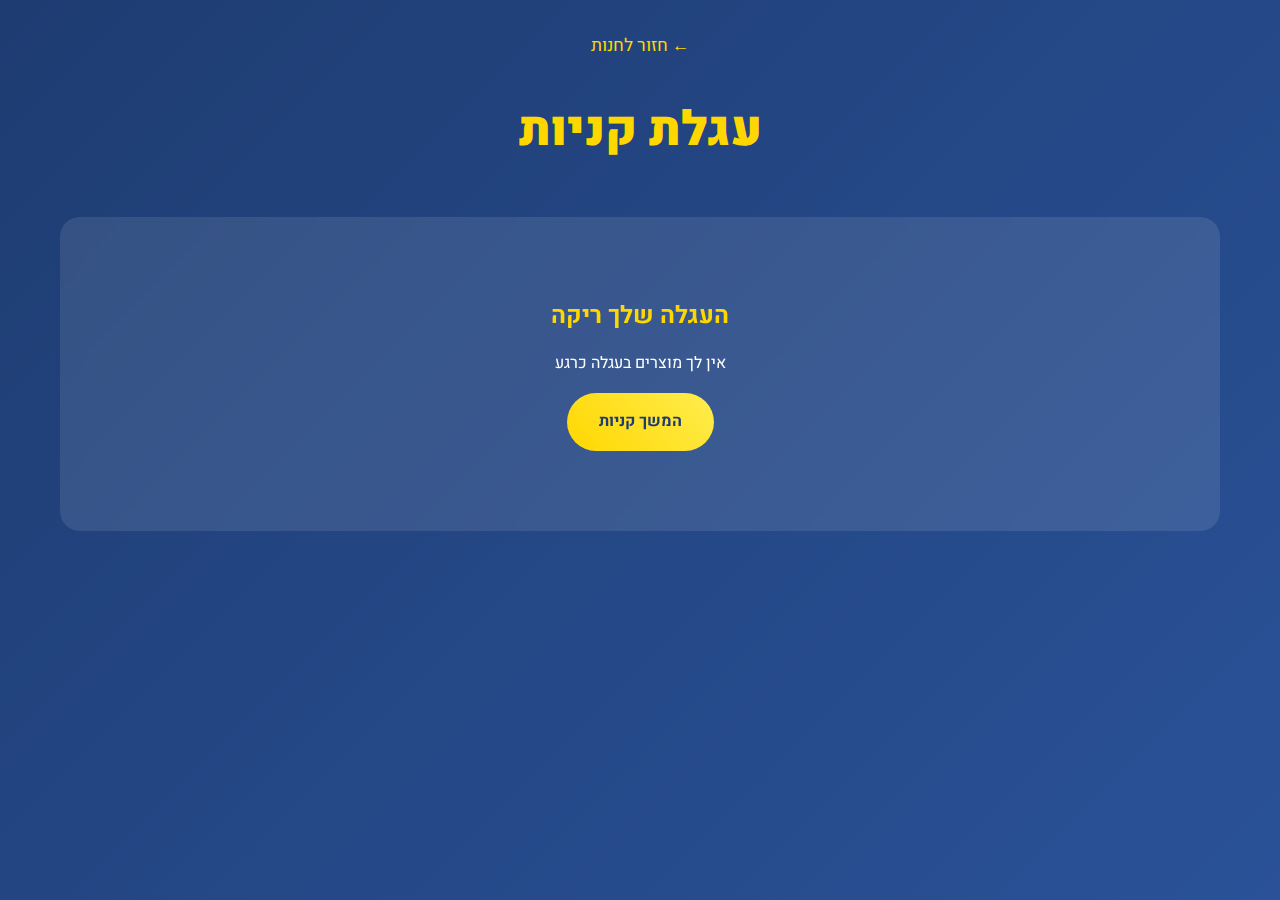
<file: payment.html>
<!DOCTYPE html>
<html lang="he" dir="rtl">
<head>
    <meta charset="UTF-8">
    <meta name="viewport" content="width=device-width, initial-scale=1.0">
    <title>תשלום מאובטח - Infinity Empire</title>
    
    <!-- Fonts -->
    <link href="https://fonts.googleapis.com/css2?family=Heebo:wght@300;400;500;700;900&display=swap" rel="stylesheet">
    
    <style>
        * {
            margin: 0;
            padding: 0;
            box-sizing: border-box;
        }
        
        body {
            font-family: 'Heebo', sans-serif;
            background: linear-gradient(135deg, #1e3c72 0%, #2a5298 100%);
            color: #ffffff;
            line-height: 1.6;
            min-height: 100vh;
        }
        
        .container {
            max-width: 800px;
            margin: 0 auto;
            padding: 2rem 20px;
        }
        
        .payment-header {
            text-align: center;
            margin-bottom: 3rem;
        }
        
        .payment-title {
            font-size: 2.5rem;
            font-weight: 900;
            color: #ffd700;
            margin-bottom: 1rem;
        }
        
        .payment-subtitle {
            font-size: 1.2rem;
            color: #cccccc;
        }
        
        .payment-container {
            display: grid;
            grid-template-columns: 1fr 1fr;
            gap: 3rem;
        }
        
        .order-summary {
            background: rgba(255, 255, 255, 0.1);
            backdrop-filter: blur(10px);
            border-radius: 20px;
            padding: 2rem;
            height: fit-content;
        }
        
        .summary-title {
            font-size: 1.5rem;
            font-weight: 700;
            color: #ffd700;
            margin-bottom: 1.5rem;
        }
        
        .order-item {
            display: flex;
            justify-content: space-between;
            align-items: center;
            padding: 1rem 0;
            border-bottom: 1px solid rgba(255, 255, 255, 0.1);
        }
        
        .item-name {
            font-weight: 500;
        }
        
        .item-price {
            font-weight: 700;
            color: #ffd700;
        }
        
        .total-section {
            margin-top: 1.5rem;
            padding-top: 1.5rem;
            border-top: 2px solid #ffd700;
        }
        
        .total-row {
            display: flex;
            justify-content: space-between;
            align-items: center;
            margin-bottom: 0.5rem;
        }
        
        .total-final {
            font-size: 1.5rem;
            font-weight: 900;
            color: #ffd700;
        }
        
        .payment-form {
            background: rgba(255, 255, 255, 0.1);
            backdrop-filter: blur(10px);
            border-radius: 20px;
            padding: 2rem;
        }
        
        .form-title {
            font-size: 1.5rem;
            font-weight: 700;
            color: #ffd700;
            margin-bottom: 1.5rem;
        }
        
        .form-group {
            margin-bottom: 1.5rem;
        }
        
        .form-label {
            display: block;
            margin-bottom: 0.5rem;
            font-weight: 500;
            color: #ffffff;
        }
        
        .form-input {
            width: 100%;
            padding: 1rem;
            border: 2px solid rgba(255, 255, 255, 0.2);
            border-radius: 10px;
            background: rgba(255, 255, 255, 0.1);
            color: #ffffff;
            font-size: 1rem;
            transition: border-color 0.3s;
        }
        
        .form-input:focus {
            outline: none;
            border-color: #ffd700;
        }
        
        .form-input::placeholder {
            color: rgba(255, 255, 255, 0.6);
        }
        
        .form-row {
            display: grid;
            grid-template-columns: 1fr 1fr;
            gap: 1rem;
        }
        
        .form-row-3 {
            display: grid;
            grid-template-columns: 2fr 1fr 1fr;
            gap: 1rem;
        }
        
        .pay-button {
            width: 100%;
            padding: 1.2rem;
            background: linear-gradient(45deg, #ffd700, #ffed4e);
            color: #1e3c72;
            border: none;
            border-radius: 50px;
            font-size: 1.2rem;
            font-weight: 700;
            cursor: pointer;
            transition: all 0.3s;
            margin-top: 1rem;
        }
        
        .pay-button:hover {
            transform: translateY(-2px);
            box-shadow: 0 10px 25px rgba(255, 215, 0, 0.3);
        }
        
        .pay-button:disabled {
            opacity: 0.6;
            cursor: not-allowed;
            transform: none;
        }
        
        .security-info {
            background: rgba(0, 255, 136, 0.1);
            border: 1px solid #00ff88;
            border-radius: 10px;
            padding: 1rem;
            margin-top: 1rem;
            text-align: center;
        }
        
        .security-icon {
            font-size: 1.5rem;
            margin-bottom: 0.5rem;
        }
        
        .error-message {
            background: rgba(255, 68, 68, 0.2);
            border: 1px solid #ff4444;
            border-radius: 10px;
            padding: 1rem;
            margin-top: 1rem;
            display: none;
        }
        
        .success-message {
            background: rgba(0, 255, 136, 0.2);
            border: 1px solid #00ff88;
            border-radius: 10px;
            padding: 1rem;
            margin-top: 1rem;
            display: none;
        }
        
        .loading {
            display: none;
            text-align: center;
            margin-top: 1rem;
        }
        
        .spinner {
            border: 3px solid rgba(255, 255, 255, 0.3);
            border-radius: 50%;
            border-top: 3px solid #ffd700;
            width: 30px;
            height: 30px;
            animation: spin 1s linear infinite;
            margin: 0 auto;
        }
        
        @keyframes spin {
            0% { transform: rotate(0deg); }
            100% { transform: rotate(360deg); }
        }
        
        @media (max-width: 768px) {
            .payment-container {
                grid-template-columns: 1fr;
                gap: 2rem;
            }
            
            .form-row, .form-row-3 {
                grid-template-columns: 1fr;
            }
        }
    </style>
</head>
<body>
    <div class="container">
        <div class="payment-header">
            <h1 class="payment-title">תשלום מאובטח</h1>
            <p class="payment-subtitle">השלם את הרכישה שלך בצורה מאובטחת</p>
        </div>
        
        <div class="payment-container">
            <div class="order-summary">
                <h2 class="summary-title">סיכום הזמנה</h2>
                <div id="order-items"></div>
                
                <div class="total-section">
                    <div class="total-row">
                        <span>סה"כ מוצרים:</span>
                        <span id="subtotal">₪0.00</span>
                    </div>
                    <div class="total-row">
                        <span>מע"ם (17%):</span>
                        <span id="tax">₪0.00</span>
                    </div>
                    <div class="total-row total-final">
                        <span>סה"כ לתשלום:</span>
                        <span id="total">₪0.00</span>
                    </div>
                </div>
            </div>
            
            <div class="payment-form">
                <h2 class="form-title">פרטי תשלום</h2>
                
                <form id="payment-form">
                    <div class="form-group">
                        <label class="form-label">כתובת אימייל</label>
                        <input type="email" class="form-input" id="email" placeholder="your@email.com" required>
                    </div>
                    
                    <div class="form-row">
                        <div class="form-group">
                            <label class="form-label">שם פרטי</label>
                            <input type="text" class="form-input" id="firstName" placeholder="שם פרטי" required>
                        </div>
                        <div class="form-group">
                            <label class="form-label">שם משפחה</label>
                            <input type="text" class="form-input" id="lastName" placeholder="שם משפחה" required>
                        </div>
                    </div>
                    
                    <div class="form-group">
                        <label class="form-label">מספר כרטיס אשראי</label>
                        <input type="text" class="form-input" id="cardNumber" placeholder="1234 5678 9012 3456" maxlength="19" required>
                    </div>
                    
                    <div class="form-row-3">
                        <div class="form-group">
                            <label class="form-label">תוקף</label>
                            <input type="text" class="form-input" id="expiry" placeholder="MM/YY" maxlength="5" required>
                        </div>
                        <div class="form-group">
                            <label class="form-label">CVV</label>
                            <input type="text" class="form-input" id="cvv" placeholder="123" maxlength="4" required>
                        </div>
                        <div class="form-group">
                            <label class="form-label">ת.ז.</label>
                            <input type="text" class="form-input" id="idNumber" placeholder="123456789" maxlength="9" required>
                        </div>
                    </div>
                    
                    <div class="form-group">
                        <label class="form-label">כתובת</label>
                        <input type="text" class="form-input" id="address" placeholder="רחוב 123, עיר" required>
                    </div>
                    
                    <button type="submit" id="submit-button" class="pay-button">
                        שלם עכשיו - <span id="button-amount">₪0.00</span>
                    </button>
                    
                    <div id="loading" class="loading">
                        <div class="spinner"></div>
                        <p>מעבד תשלום...</p>
                    </div>
                    
                    <div id="error-message" class="error-message"></div>
                    <div id="success-message" class="success-message"></div>
                </form>
                
                <div class="security-info">
                    <div class="security-icon">🔒</div>
                    <p><strong>תשלום מאובטח 100%</strong></p>
                    <p>הפרטים שלך מוגנים בהצפנה ברמה בנקאית</p>
                </div>
            </div>
        </div>
    </div>

    <script>
        // Load cart data
        let cartItems = [];
        let totalAmount = 0;
        
        function loadCartData() {
            const cart = JSON.parse(localStorage.getItem('infinityCart') || '[]');
            cartItems = cart;
            
            if (cartItems.length === 0) {
                window.location.href = 'cart.html';
                return;
            }
            
            displayOrderSummary();
        }
        
        function displayOrderSummary() {
            const orderItemsContainer = document.getElementById('order-items');
            let subtotal = 0;
            
            orderItemsContainer.innerHTML = '';
            
            cartItems.forEach(item => {
                const itemTotal = item.price * item.quantity;
                subtotal += itemTotal;
                
                const itemElement = document.createElement('div');
                itemElement.className = 'order-item';
                itemElement.innerHTML = `
                    <div>
                        <div class="item-name">${item.name}</div>
                        <div style="font-size: 0.9rem; color: #cccccc;">כמות: ${item.quantity}</div>
                    </div>
                    <div class="item-price">₪${itemTotal.toFixed(2)}</div>
                `;
                orderItemsContainer.appendChild(itemElement);
            });
            
            const tax = subtotal * 0.17;
            totalAmount = subtotal + tax;
            
            document.getElementById('subtotal').textContent = `₪${subtotal.toFixed(2)}`;
            document.getElementById('tax').textContent = `₪${tax.toFixed(2)}`;
            document.getElementById('total').textContent = `₪${totalAmount.toFixed(2)}`;
            document.getElementById('button-amount').textContent = `₪${totalAmount.toFixed(2)}`;
        }
        
        // Format card number
        document.getElementById('cardNumber').addEventListener('input', function(e) {
            let value = e.target.value.replace(/\s/g, '').replace(/[^0-9]/gi, '');
            let formattedValue = value.match(/.{1,4}/g)?.join(' ') || value;
            e.target.value = formattedValue;
        });
        
        // Format expiry date
        document.getElementById('expiry').addEventListener('input', function(e) {
            let value = e.target.value.replace(/\D/g, '');
            if (value.length >= 2) {
                value = value.substring(0, 2) + '/' + value.substring(2, 4);
            }
            e.target.value = value;
        });
        
        // Only numbers for CVV and ID
        document.getElementById('cvv').addEventListener('input', function(e) {
            e.target.value = e.target.value.replace(/[^0-9]/g, '');
        });
        
        document.getElementById('idNumber').addEventListener('input', function(e) {
            e.target.value = e.target.value.replace(/[^0-9]/g, '');
        });
        
        // Handle form submission
        document.getElementById('payment-form').addEventListener('submit', async function(e) {
            e.preventDefault();
            
            const submitButton = document.getElementById('submit-button');
            const loading = document.getElementById('loading');
            const errorMessage = document.getElementById('error-message');
            const successMessage = document.getElementById('success-message');
            
            // Hide messages
            errorMessage.style.display = 'none';
            successMessage.style.display = 'none';
            
            // Validate form
            const email = document.getElementById('email').value;
            const firstName = document.getElementById('firstName').value;
            const lastName = document.getElementById('lastName').value;
            const cardNumber = document.getElementById('cardNumber').value.replace(/\s/g, '');
            const expiry = document.getElementById('expiry').value;
            const cvv = document.getElementById('cvv').value;
            const idNumber = document.getElementById('idNumber').value;
            const address = document.getElementById('address').value;
            
            if (!email || !firstName || !lastName || !cardNumber || !expiry || !cvv || !idNumber || !address) {
                errorMessage.textContent = 'אנא מלא את כל השדות';
                errorMessage.style.display = 'block';
                return;
            }
            
            if (cardNumber.length < 13 || cardNumber.length > 19) {
                errorMessage.textContent = 'מספר כרטיס לא תקין';
                errorMessage.style.display = 'block';
                return;
            }
            
            if (cvv.length < 3 || cvv.length > 4) {
                errorMessage.textContent = 'CVV לא תקין';
                errorMessage.style.display = 'block';
                return;
            }
            
            if (idNumber.length !== 9) {
                errorMessage.textContent = 'תעודת זהות לא תקינה';
                errorMessage.style.display = 'block';
                return;
            }
            
            // Show loading
            submitButton.disabled = true;
            loading.style.display = 'block';
            
            try {
                // Simulate payment processing
                await processPayment({
                    email,
                    firstName,
                    lastName,
                    cardNumber,
                    expiry,
                    cvv,
                    idNumber,
                    address,
                    amount: totalAmount,
                    items: cartItems
                });
                
                // Show success
                successMessage.innerHTML = `
                    <strong>התשלום בוצע בהצלחה!</strong><br>
                    מספר הזמנה: IE-${Date.now()}<br>
                    קבלה נשלחה לכתובת: ${email}
                `;
                successMessage.style.display = 'block';
                
                // Clear cart and redirect after 3 seconds
                setTimeout(() => {
                    localStorage.removeItem('infinityCart');
                    window.location.href = `success.html?orderID=IE-${Date.now()}&amount=${totalAmount.toFixed(2)}&email=${encodeURIComponent(email)}`;
                }, 3000);
                
            } catch (error) {
                errorMessage.textContent = error.message || 'שגיאה בעיבוד התשלום. אנא נסה שוב.';
                errorMessage.style.display = 'block';
            } finally {
                submitButton.disabled = false;
                loading.style.display = 'none';
            }
        });
        
        async function processPayment(paymentData) {
            // Simulate API call delay
            await new Promise(resolve => setTimeout(resolve, 3000));
            
            // Simulate payment processing
            console.log('Processing payment:', paymentData);
            
            // In a real implementation, you would send this to your payment processor
            // For now, we'll just simulate success
            return { success: true, transactionId: 'TXN-' + Date.now() };
        }
        
        // Initialize page
        document.addEventListener('DOMContentLoaded', function() {
            loadCartData();
        });
    </script>
</body>
</html>
</file>
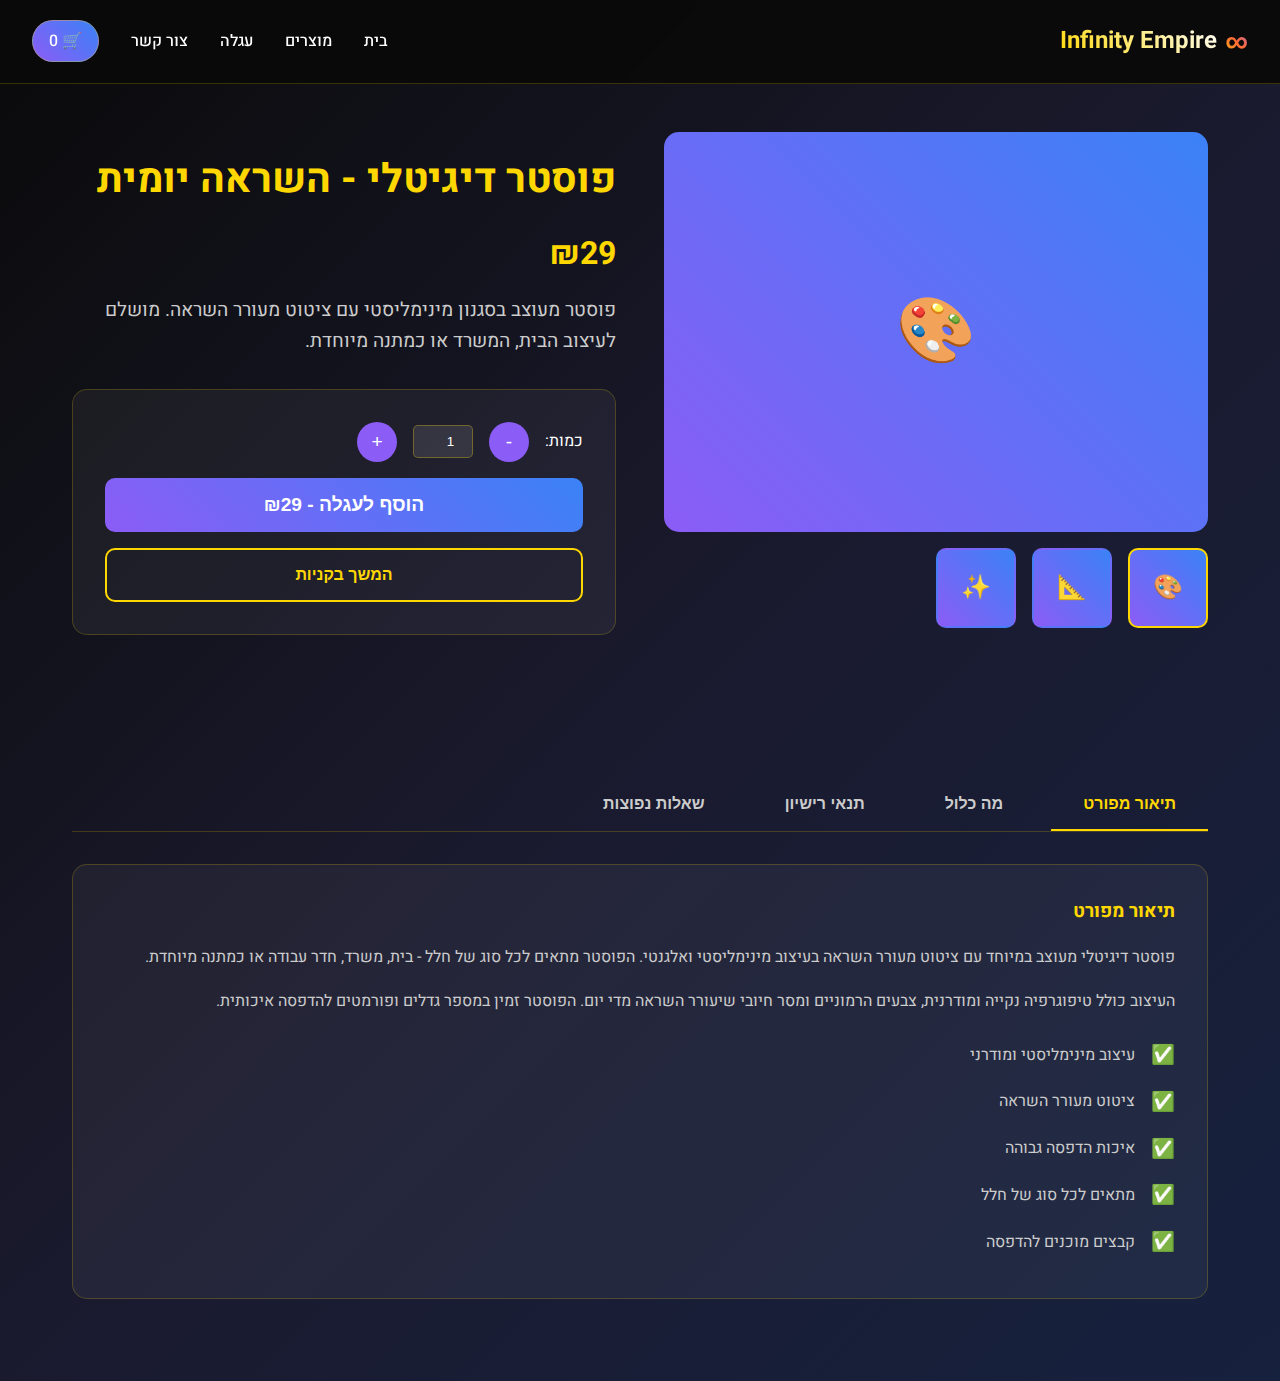
<file: product1.html>
<!DOCTYPE html>
<html lang="he" dir="rtl">
<head>
    <meta charset="UTF-8">
    <meta name="viewport" content="width=device-width, initial-scale=1.0">
    <title>פוסטר דיגיטלי - השראה יומית | Infinity Empire Store</title>
    <link rel="stylesheet" href="styles.css">
    <link href="https://fonts.googleapis.com/css2?family=Heebo:wght@300;400;500;700;900&display=swap" rel="stylesheet">
    <style>
        .product-page {
            max-width: 1200px;
            margin: 100px auto 50px;
            padding: 2rem;
            display: grid;
            grid-template-columns: 1fr 1fr;
            gap: 3rem;
        }
        
        .product-gallery {
            position: relative;
        }
        
        .main-image {
            width: 100%;
            height: 400px;
            background: linear-gradient(45deg, #8b5cf6, #3b82f6);
            border-radius: 15px;
            display: flex;
            align-items: center;
            justify-content: center;
            font-size: 4rem;
            margin-bottom: 1rem;
            cursor: zoom-in;
            transition: transform 0.3s ease;
        }
        
        .main-image:hover {
            transform: scale(1.05);
        }
        
        .thumbnail-gallery {
            display: flex;
            gap: 1rem;
        }
        
        .thumbnail {
            width: 80px;
            height: 80px;
            background: linear-gradient(45deg, #8b5cf6, #3b82f6);
            border-radius: 10px;
            display: flex;
            align-items: center;
            justify-content: center;
            font-size: 1.5rem;
            cursor: pointer;
            border: 2px solid transparent;
            transition: border-color 0.3s ease;
        }
        
        .thumbnail.active {
            border-color: #ffd700;
        }
        
        .product-info {
            padding: 1rem 0;
        }
        
        .product-title {
            font-size: 2.5rem;
            font-weight: 700;
            color: #ffd700;
            margin-bottom: 1rem;
        }
        
        .product-price {
            font-size: 2rem;
            font-weight: 700;
            color: #ffd700;
            margin-bottom: 1rem;
        }
        
        .product-summary {
            font-size: 1.2rem;
            color: #cccccc;
            margin-bottom: 2rem;
            line-height: 1.6;
        }
        
        .add-to-cart-section {
            background: rgba(255, 255, 255, 0.05);
            padding: 2rem;
            border-radius: 15px;
            border: 1px solid rgba(255, 215, 0, 0.2);
            margin-bottom: 2rem;
        }
        
        .quantity-selector {
            display: flex;
            align-items: center;
            gap: 1rem;
            margin-bottom: 1rem;
        }
        
        .quantity-btn {
            background: #8b5cf6;
            color: white;
            border: none;
            width: 40px;
            height: 40px;
            border-radius: 50%;
            font-size: 1.2rem;
            cursor: pointer;
            transition: background 0.3s ease;
        }
        
        .quantity-btn:hover {
            background: #7c3aed;
        }
        
        .quantity-input {
            width: 60px;
            text-align: center;
            padding: 0.5rem;
            border: 1px solid rgba(255, 215, 0, 0.3);
            border-radius: 5px;
            background: rgba(255, 255, 255, 0.1);
            color: #ffffff;
        }
        
        .add-to-cart-btn {
            width: 100%;
            padding: 1rem 2rem;
            background: linear-gradient(45deg, #8b5cf6, #3b82f6);
            color: white;
            border: none;
            border-radius: 10px;
            font-size: 1.2rem;
            font-weight: 600;
            cursor: pointer;
            transition: all 0.3s ease;
            margin-bottom: 1rem;
        }
        
        .add-to-cart-btn:hover {
            transform: translateY(-2px);
            box-shadow: 0 10px 30px rgba(139, 92, 246, 0.4);
        }
        
        .continue-shopping {
            width: 100%;
            padding: 1rem 2rem;
            background: transparent;
            color: #ffd700;
            border: 2px solid #ffd700;
            border-radius: 10px;
            font-size: 1rem;
            font-weight: 600;
            cursor: pointer;
            transition: all 0.3s ease;
        }
        
        .continue-shopping:hover {
            background: #ffd700;
            color: #000000;
        }
        
        .product-details {
            grid-column: 1 / -1;
            margin-top: 3rem;
        }
        
        .details-tabs {
            display: flex;
            gap: 1rem;
            margin-bottom: 2rem;
            border-bottom: 1px solid rgba(255, 215, 0, 0.2);
        }
        
        .tab-btn {
            padding: 1rem 2rem;
            background: transparent;
            color: #cccccc;
            border: none;
            border-bottom: 2px solid transparent;
            cursor: pointer;
            font-size: 1rem;
            font-weight: 600;
            transition: all 0.3s ease;
        }
        
        .tab-btn.active {
            color: #ffd700;
            border-bottom-color: #ffd700;
        }
        
        .tab-content {
            display: none;
            padding: 2rem;
            background: rgba(255, 255, 255, 0.05);
            border-radius: 15px;
            border: 1px solid rgba(255, 215, 0, 0.2);
        }
        
        .tab-content.active {
            display: block;
        }
        
        .feature-list {
            list-style: none;
            padding: 0;
        }
        
        .feature-list li {
            padding: 0.5rem 0;
            color: #cccccc;
            display: flex;
            align-items: center;
            gap: 1rem;
        }
        
        .feature-list li::before {
            content: "✅";
            font-size: 1.2rem;
        }
        
        .success-message {
            display: none;
            background: linear-gradient(45deg, #4ade80, #22c55e);
            color: white;
            padding: 1rem 2rem;
            border-radius: 10px;
            margin-bottom: 1rem;
            text-align: center;
            font-weight: 600;
        }
        
        .success-message.show {
            display: block;
            animation: slideDown 0.5s ease;
        }
        
        @keyframes slideDown {
            from { transform: translateY(-20px); opacity: 0; }
            to { transform: translateY(0); opacity: 1; }
        }
        
        @media (max-width: 768px) {
            .product-page {
                grid-template-columns: 1fr;
                gap: 2rem;
                margin: 80px 1rem 2rem;
                padding: 1rem;
            }
        }
    </style>
</head>
<body>
    <header class="header">
        <nav class="navbar">
            <div class="logo">
                <span class="infinity-symbol">∞</span>
                <span class="brand-name">Infinity Empire</span>
            </div>
            <ul class="nav-menu">
                <li><a href="index.html">בית</a></li>
                <li><a href="index.html#products">מוצרים</a></li>
                <li><a href="cart.html">עגלה</a></li>
                <li><a href="index.html#contact">צור קשר</a></li>
                <li><a href="#" class="cart-btn" onclick="openMiniCart()">🛒 <span id="cart-count">0</span></a></li>
            </ul>
        </nav>
    </header>

    <!-- Mini Cart -->
    <div id="mini-cart" class="mini-cart">
        <div class="mini-cart-content">
            <h3>עגלת קניות</h3>
            <div id="mini-cart-items"></div>
            <div class="mini-cart-total">
                <strong>סה"כ: ₪<span id="mini-cart-total">0</span></strong>
            </div>
            <div class="mini-cart-actions">
                <a href="cart.html" class="btn btn-secondary">צפה בעגלה</a>
                <a href="checkout.html" class="btn btn-primary">לתשלום</a>
            </div>
        </div>
    </div>

    <main class="product-page">
        <div class="product-gallery">
            <div class="main-image" id="main-image">🎨</div>
            <div class="thumbnail-gallery">
                <div class="thumbnail active" onclick="changeImage('🎨')">🎨</div>
                <div class="thumbnail" onclick="changeImage('📐')">📐</div>
                <div class="thumbnail" onclick="changeImage('✨')">✨</div>
            </div>
        </div>

        <div class="product-info">
            <h1 class="product-title">פוסטר דיגיטלי - השראה יומית</h1>
            <div class="product-price">₪29</div>
            <div class="product-summary">
                פוסטר מעוצב בסגנון מינימליסטי עם ציטוט מעורר השראה. מושלם לעיצוב הבית, המשרד או כמתנה מיוחדת.
            </div>

            <div class="success-message" id="success-message">
                ✅ המוצר נוסף לעגלה בהצלחה!
                <div style="margin-top: 0.5rem;">
                    <a href="cart.html" style="color: white; text-decoration: underline;">צפה בעגלה</a> | 
                    <a href="index.html#products" style="color: white; text-decoration: underline;">המשך בקניות</a>
                </div>
            </div>

            <div class="add-to-cart-section">
                <div class="quantity-selector">
                    <span>כמות:</span>
                    <button class="quantity-btn" onclick="changeQuantity(-1)">-</button>
                    <input type="number" class="quantity-input" id="quantity" value="1" min="1">
                    <button class="quantity-btn" onclick="changeQuantity(1)">+</button>
                </div>
                
                <button class="add-to-cart-btn" onclick="addToCart()">
                    הוסף לעגלה - ₪<span id="total-price">29</span>
                </button>
                
                <button class="continue-shopping" onclick="window.location.href='index.html#products'">
                    המשך בקניות
                </button>
            </div>
        </div>

        <div class="product-details">
            <div class="details-tabs">
                <button class="tab-btn active" onclick="showTab('description')">תיאור מפורט</button>
                <button class="tab-btn" onclick="showTab('includes')">מה כלול</button>
                <button class="tab-btn" onclick="showTab('license')">תנאי רישיון</button>
                <button class="tab-btn" onclick="showTab('faq')">שאלות נפוצות</button>
            </div>

            <div id="description" class="tab-content active">
                <h3 style="color: #ffd700; margin-bottom: 1rem;">תיאור מפורט</h3>
                <p style="color: #cccccc; line-height: 1.8; margin-bottom: 1rem;">
                    פוסטר דיגיטלי מעוצב במיוחד עם ציטוט מעורר השראה בעיצוב מינימליסטי ואלגנטי. 
                    הפוסטר מתאים לכל סוג של חלל - בית, משרד, חדר עבודה או כמתנה מיוחדת.
                </p>
                <p style="color: #cccccc; line-height: 1.8; margin-bottom: 1rem;">
                    העיצוב כולל טיפוגרפיה נקייה ומודרנית, צבעים הרמוניים ומסר חיובי שיעורר השראה מדי יום.
                    הפוסטר זמין במספר גדלים ופורמטים להדפסה איכותית.
                </p>
                <ul class="feature-list">
                    <li>עיצוב מינימליסטי ומודרני</li>
                    <li>ציטוט מעורר השראה</li>
                    <li>איכות הדפסה גבוהה</li>
                    <li>מתאים לכל סוג של חלל</li>
                    <li>קבצים מוכנים להדפסה</li>
                </ul>
            </div>

            <div id="includes" class="tab-content">
                <h3 style="color: #ffd700; margin-bottom: 1rem;">מה כלול ברכישה</h3>
                <ul class="feature-list">
                    <li>קובץ PDF באיכות הדפסה (300 DPI)</li>
                    <li>קובץ PNG ברקע שקוף</li>
                    <li>קובץ JPG באיכות גבוהה</li>
                    <li>3 גדלים שונים: A4, A3, A2</li>
                    <li>מדריך הדפסה קצר</li>
                    <li>קישור הורדה תקף ל-365 ימים</li>
                </ul>
                <p style="color: #cccccc; margin-top: 1rem;">
                    כל הקבצים מסופקים בפורמטים מקצועיים המתאימים להדפסה ביתית או מקצועית.
                </p>
            </div>

            <div id="license" class="tab-content">
                <h3 style="color: #ffd700; margin-bottom: 1rem;">תנאי רישיון</h3>
                <div style="color: #cccccc; line-height: 1.8;">
                    <h4 style="color: #8b5cf6; margin: 1rem 0 0.5rem;">מה מותר:</h4>
                    <ul class="feature-list">
                        <li>שימוש אישי ללא הגבלה</li>
                        <li>הדפסה לשימוש עצמי</li>
                        <li>מתנה לחברים ומשפחה</li>
                        <li>שימוש במשרד או בעסק (עד 10 עותקים)</li>
                    </ul>
                    
                    <h4 style="color: #ff6b35; margin: 1.5rem 0 0.5rem;">מה אסור:</h4>
                    <ul style="list-style: none; padding: 0;">
                        <li style="color: #ff6b35; padding: 0.5rem 0;">❌ מכירה או הפצה מסחרית</li>
                        <li style="color: #ff6b35; padding: 0.5rem 0;">❌ שיתוף הקבצים הדיגיטליים</li>
                        <li style="color: #ff6b35; padding: 0.5rem 0;">❌ שינוי או עריכה של העיצוב</li>
                        <li style="color: #ff6b35; padding: 0.5rem 0;">❌ הסרת זכויות יוצרים</li>
                    </ul>
                </div>
            </div>

            <div id="faq" class="tab-content">
                <h3 style="color: #ffd700; margin-bottom: 1rem;">שאלות נפוצות</h3>
                <div style="color: #cccccc;">
                    <div style="margin-bottom: 1.5rem;">
                        <h4 style="color: #8b5cf6;">איך אני מוריד את הקבצים?</h4>
                        <p>לאחר התשלום תקבל מייל עם קישור הורדה. הקישור תקף ל-365 ימים ומאפשר עד 5 הורדות.</p>
                    </div>
                    
                    <div style="margin-bottom: 1.5rem;">
                        <h4 style="color: #8b5cf6;">איזה גדלים זמינים?</h4>
                        <p>הפוסטר זמין בשלושה גדלים: A4 (21x30 ס"מ), A3 (30x42 ס"מ), A2 (42x59 ס"מ).</p>
                    </div>
                    
                    <div style="margin-bottom: 1.5rem;">
                        <h4 style="color: #8b5cf6;">האם אפשר להדפיס בבית?</h4>
                        <p>כן! הקבצים מותאמים להדפסה ביתית באיכות גבוהה. מומלץ להדפיס על נייר איכותי.</p>
                    </div>
                    
                    <div style="margin-bottom: 1.5rem;">
                        <h4 style="color: #8b5cf6;">האם יש החזר כספי?</h4>
                        <p>בשל אופי המוצרים הדיגיטליים, אין החזר כספי לאחר ההורדה. אנא וודא שהמוצר מתאים לך לפני הרכישה.</p>
                    </div>
                </div>
            </div>
        </div>
    </main>

    <script>
        const productData = {
            id: 1,
            title: "פוסטר דיגיטלי - השראה יומית",
            price: 29,
            image: "🎨"
        };

        let quantity = 1;

        function changeQuantity(change) {
            const quantityInput = document.getElementById('quantity');
            quantity = Math.max(1, parseInt(quantityInput.value) + change);
            quantityInput.value = quantity;
            updateTotalPrice();
        }

        function updateTotalPrice() {
            const totalPrice = productData.price * quantity;
            document.getElementById('total-price').textContent = totalPrice;
        }

        function changeImage(emoji) {
            document.getElementById('main-image').textContent = emoji;
            
            // Update active thumbnail
            document.querySelectorAll('.thumbnail').forEach(thumb => {
                thumb.classList.remove('active');
            });
            event.target.classList.add('active');
        }

        function showTab(tabName) {
            // Hide all tabs
            document.querySelectorAll('.tab-content').forEach(tab => {
                tab.classList.remove('active');
            });
            document.querySelectorAll('.tab-btn').forEach(btn => {
                btn.classList.remove('active');
            });
            
            // Show selected tab
            document.getElementById(tabName).classList.add('active');
            event.target.classList.add('active');
        }

        function addToCart() {
            // Get current cart
            let cart = JSON.parse(localStorage.getItem('infinityCart')) || [];
            
            // Check if product already exists
            const existingItem = cart.find(item => item.id === productData.id);
            
            if (existingItem) {
                existingItem.quantity += quantity;
            } else {
                cart.push({
                    ...productData,
                    quantity: quantity
                });
            }
            
            // Save to localStorage
            localStorage.setItem('infinityCart', JSON.stringify(cart));
            
            // Show success message
            const successMessage = document.getElementById('success-message');
            successMessage.classList.add('show');
            
            // Update cart count
            updateCartCount();
            
            // Hide success message after 5 seconds
            setTimeout(() => {
                successMessage.classList.remove('show');
            }, 5000);
        }

        function updateCartCount() {
            const cart = JSON.parse(localStorage.getItem('infinityCart')) || [];
            const totalItems = cart.reduce((sum, item) => sum + item.quantity, 0);
            document.getElementById('cart-count').textContent = totalItems;
        }

        function openMiniCart() {
            const miniCart = document.getElementById('mini-cart');
            miniCart.classList.add('show');
            renderMiniCart();
        }

        function renderMiniCart() {
            const cart = JSON.parse(localStorage.getItem('infinityCart')) || [];
            const miniCartItems = document.getElementById('mini-cart-items');
            const miniCartTotal = document.getElementById('mini-cart-total');
            
            if (cart.length === 0) {
                miniCartItems.innerHTML = '<p style="text-align: center; color: #cccccc;">העגלה ריקה</p>';
                miniCartTotal.textContent = '0';
                return;
            }
            
            let total = 0;
            miniCartItems.innerHTML = cart.map(item => {
                const itemTotal = item.price * item.quantity;
                total += itemTotal;
                
                return `
                    <div class="mini-cart-item">
                        <span>${item.image}</span>
                        <div>
                            <div style="font-weight: 600;">${item.title}</div>
                            <div style="color: #ffd700;">₪${item.price} x ${item.quantity}</div>
                        </div>
                    </div>
                `;
            }).join('');
            
            miniCartTotal.textContent = total;
        }

        // Initialize
        document.addEventListener('DOMContentLoaded', function() {
            updateCartCount();
            updateTotalPrice();
            
            // Close mini cart when clicking outside
            document.addEventListener('click', function(e) {
                const miniCart = document.getElementById('mini-cart');
                if (!miniCart.contains(e.target) && !e.target.closest('.cart-btn')) {
                    miniCart.classList.remove('show');
                }
            });
        });
    </script>

    <style>
        .mini-cart {
            position: fixed;
            top: 80px;
            right: 20px;
            width: 300px;
            background: linear-gradient(145deg, #1a1a2e, #16213e);
            border-radius: 15px;
            border: 1px solid rgba(255, 215, 0, 0.3);
            padding: 1.5rem;
            z-index: 2000;
            transform: translateX(100%);
            opacity: 0;
            transition: all 0.3s ease;
        }
        
        .mini-cart.show {
            transform: translateX(0);
            opacity: 1;
        }
        
        .mini-cart h3 {
            color: #ffd700;
            margin-bottom: 1rem;
            text-align: center;
        }
        
        .mini-cart-item {
            display: flex;
            align-items: center;
            gap: 1rem;
            padding: 0.5rem 0;
            border-bottom: 1px solid rgba(255, 215, 0, 0.1);
        }
        
        .mini-cart-item span {
            font-size: 1.5rem;
        }
        
        .mini-cart-total {
            text-align: center;
            margin: 1rem 0;
            color: #ffd700;
            font-size: 1.2rem;
        }
        
        .mini-cart-actions {
            display: flex;
            gap: 0.5rem;
        }
        
        .mini-cart-actions .btn {
            flex: 1;
            padding: 0.5rem;
            text-align: center;
            text-decoration: none;
            border-radius: 5px;
            font-size: 0.9rem;
        }
    </style>
</body>
</html>
</file>
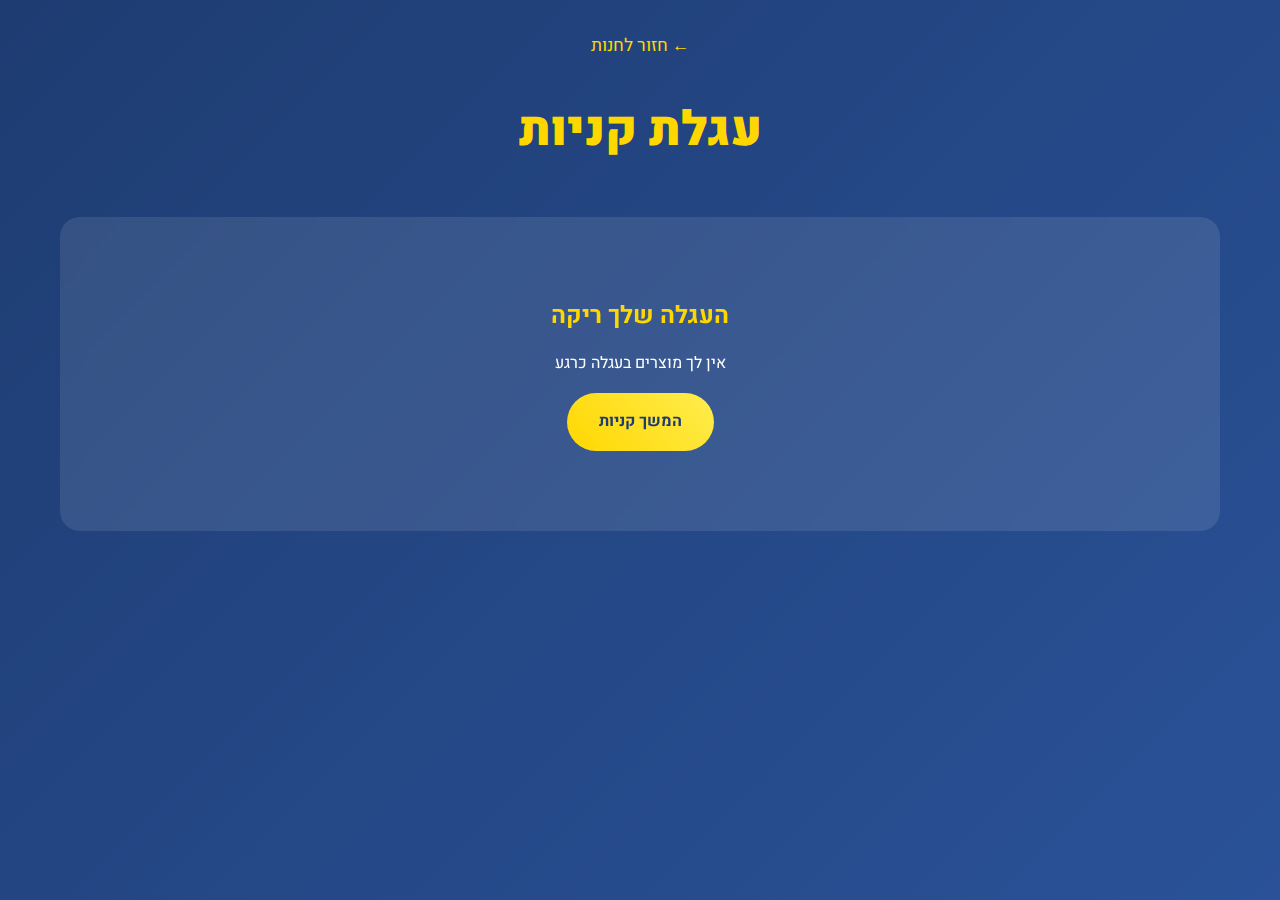
<file: real-payment.html>
<!DOCTYPE html>
<html lang="he" dir="rtl">
<head>
    <meta charset="UTF-8">
    <meta name="viewport" content="width=device-width, initial-scale=1.0">
    <title>תשלום אמיתי - Infinity Empire</title>
    
    <!-- PayPal SDK -->
    <script src="https://www.paypal.com/sdk/js?client-id=AYiPC9BjuuLvyKDUEFEE-AmQuFr24zfLjHREqHoh_dN0M6DaFp_adQIAOVFaucGKQE-6h5dG6fVVlHkA&currency=ILS&components=buttons,hosted-fields"></script>
    
    <!-- Fonts -->
    <link href="https://fonts.googleapis.com/css2?family=Heebo:wght@300;400;500;700;900&display=swap" rel="stylesheet">
    
    <style>
        * {
            margin: 0;
            padding: 0;
            box-sizing: border-box;
        }
        
        body {
            font-family: 'Heebo', sans-serif;
            background: linear-gradient(135deg, #1e3c72 0%, #2a5298 100%);
            color: #ffffff;
            line-height: 1.6;
            min-height: 100vh;
        }
        
        .container {
            max-width: 800px;
            margin: 0 auto;
            padding: 2rem 20px;
        }
        
        .payment-header {
            text-align: center;
            margin-bottom: 3rem;
        }
        
        .payment-title {
            font-size: 2.5rem;
            font-weight: 900;
            color: #ffd700;
            margin-bottom: 1rem;
        }
        
        .payment-subtitle {
            font-size: 1.2rem;
            color: #cccccc;
        }
        
        .payment-container {
            display: grid;
            grid-template-columns: 1fr 1fr;
            gap: 3rem;
        }
        
        .order-summary {
            background: rgba(255, 255, 255, 0.1);
            backdrop-filter: blur(10px);
            border-radius: 20px;
            padding: 2rem;
            height: fit-content;
        }
        
        .summary-title {
            font-size: 1.5rem;
            font-weight: 700;
            color: #ffd700;
            margin-bottom: 1.5rem;
        }
        
        .order-item {
            display: flex;
            justify-content: space-between;
            align-items: center;
            padding: 1rem 0;
            border-bottom: 1px solid rgba(255, 255, 255, 0.1);
        }
        
        .item-name {
            font-weight: 500;
        }
        
        .item-price {
            font-weight: 700;
            color: #ffd700;
        }
        
        .total-section {
            margin-top: 1.5rem;
            padding-top: 1.5rem;
            border-top: 2px solid #ffd700;
        }
        
        .total-row {
            display: flex;
            justify-content: space-between;
            align-items: center;
            margin-bottom: 0.5rem;
        }
        
        .total-final {
            font-size: 1.5rem;
            font-weight: 900;
            color: #ffd700;
        }
        
        .payment-form {
            background: rgba(255, 255, 255, 0.1);
            backdrop-filter: blur(10px);
            border-radius: 20px;
            padding: 2rem;
        }
        
        .form-title {
            font-size: 1.5rem;
            font-weight: 700;
            color: #ffd700;
            margin-bottom: 1.5rem;
        }
        
        .form-group {
            margin-bottom: 1.5rem;
        }
        
        .form-label {
            display: block;
            margin-bottom: 0.5rem;
            font-weight: 500;
            color: #ffffff;
        }
        
        .form-input {
            width: 100%;
            padding: 1rem;
            border: 2px solid rgba(255, 255, 255, 0.2);
            border-radius: 10px;
            background: rgba(255, 255, 255, 0.1);
            color: #ffffff;
            font-size: 1rem;
            transition: border-color 0.3s;
            direction: ltr;
            text-align: left;
        }
        
        .form-input:focus {
            outline: none;
            border-color: #ffd700;
        }
        
        .form-input::placeholder {
            color: rgba(255, 255, 255, 0.6);
        }
        
        .form-row {
            display: grid;
            grid-template-columns: 1fr 1fr;
            gap: 1rem;
        }
        
        .paypal-buttons-container {
            margin-top: 2rem;
        }
        
        .security-info {
            background: rgba(0, 255, 136, 0.1);
            border: 1px solid #00ff88;
            border-radius: 10px;
            padding: 1rem;
            margin-top: 1rem;
            text-align: center;
        }
        
        .security-icon {
            font-size: 1.5rem;
            margin-bottom: 0.5rem;
        }
        
        .error-message {
            background: rgba(255, 68, 68, 0.2);
            border: 1px solid #ff4444;
            border-radius: 10px;
            padding: 1rem;
            margin-top: 1rem;
            display: none;
        }
        
        .success-message {
            background: rgba(0, 255, 136, 0.2);
            border: 1px solid #00ff88;
            border-radius: 10px;
            padding: 1rem;
            margin-top: 1rem;
            display: none;
        }
        
        .loading {
            display: none;
            text-align: center;
            margin-top: 1rem;
        }
        
        .spinner {
            border: 3px solid rgba(255, 255, 255, 0.3);
            border-radius: 50%;
            border-top: 3px solid #ffd700;
            width: 30px;
            height: 30px;
            animation: spin 1s linear infinite;
            margin: 0 auto;
        }
        
        @keyframes spin {
            0% { transform: rotate(0deg); }
            100% { transform: rotate(360deg); }
        }
        
        @media (max-width: 768px) {
            .payment-container {
                grid-template-columns: 1fr;
                gap: 2rem;
            }
            
            .form-row {
                grid-template-columns: 1fr;
            }
        }
    </style>
</head>
<body>
    <div class="container">
        <div class="payment-header">
            <h1 class="payment-title">תשלום אמיתי</h1>
            <p class="payment-subtitle">תשלום מאובטח עם PayPal - הכסף מגיע ישירות לחשבון שלך</p>
        </div>
        
        <div class="payment-container">
            <div class="order-summary">
                <h2 class="summary-title">סיכום הזמנה</h2>
                <div id="order-items"></div>
                
                <div class="total-section">
                    <div class="total-row">
                        <span>סה"כ מוצרים:</span>
                        <span id="subtotal">₪0.00</span>
                    </div>
                    <div class="total-row">
                        <span>מע"ם (17%):</span>
                        <span id="tax">₪0.00</span>
                    </div>
                    <div class="total-row total-final">
                        <span>סה"כ לתשלום:</span>
                        <span id="total">₪0.00</span>
                    </div>
                </div>
            </div>
            
            <div class="payment-form">
                <h2 class="form-title">פרטי תשלום</h2>
                
                <form id="payment-form">
                    <div class="form-group">
                        <label class="form-label">כתובת אימייל</label>
                        <input type="email" class="form-input" id="email" placeholder="your@email.com" required>
                    </div>
                    
                    <div class="form-row">
                        <div class="form-group">
                            <label class="form-label">שם פרטי</label>
                            <input type="text" class="form-input" id="firstName" placeholder="שם פרטי" required>
                        </div>
                        <div class="form-group">
                            <label class="form-label">שם משפחה</label>
                            <input type="text" class="form-input" id="lastName" placeholder="שם משפחה" required>
                        </div>
                    </div>
                    
                    <div class="form-group">
                        <label class="form-label">כתובת</label>
                        <input type="text" class="form-input" id="address" placeholder="רחוב 123, עיר" required>
                    </div>
                </form>
                
                <!-- PayPal Buttons Container -->
                <div id="paypal-button-container" class="paypal-buttons-container"></div>
                
                <div id="loading" class="loading">
                    <div class="spinner"></div>
                    <p>מעבד תשלום...</p>
                </div>
                
                <div id="error-message" class="error-message"></div>
                <div id="success-message" class="success-message"></div>
                
                <div class="security-info">
                    <div class="security-icon">🔒</div>
                    <p><strong>תשלום מאובטח 100%</strong></p>
                    <p>מעובד דרך PayPal - הכסף מגיע ישירות לחשבון שלך</p>
                </div>
            </div>
        </div>
    </div>

    <script>
        // Load cart data
        let cartItems = [];
        let totalAmount = 0;
        
        function loadCartData() {
            const cart = JSON.parse(localStorage.getItem('infinityCart') || '[]');
            cartItems = cart;
            
            if (cartItems.length === 0) {
                window.location.href = 'cart.html';
                return;
            }
            
            displayOrderSummary();
            initializePayPal();
        }
        
        function displayOrderSummary() {
            const orderItemsContainer = document.getElementById('order-items');
            let subtotal = 0;
            
            orderItemsContainer.innerHTML = '';
            
            cartItems.forEach(item => {
                const itemTotal = item.price * item.quantity;
                subtotal += itemTotal;
                
                const itemElement = document.createElement('div');
                itemElement.className = 'order-item';
                itemElement.innerHTML = `
                    <div>
                        <div class="item-name">${item.name}</div>
                        <div style="font-size: 0.9rem; color: #cccccc;">כמות: ${item.quantity}</div>
                    </div>
                    <div class="item-price">₪${itemTotal.toFixed(2)}</div>
                `;
                orderItemsContainer.appendChild(itemElement);
            });
            
            const tax = subtotal * 0.17;
            totalAmount = subtotal + tax;
            
            document.getElementById('subtotal').textContent = `₪${subtotal.toFixed(2)}`;
            document.getElementById('tax').textContent = `₪${tax.toFixed(2)}`;
            document.getElementById('total').textContent = `₪${totalAmount.toFixed(2)}`;
        }
        
        function initializePayPal() {
            paypal.Buttons({
                style: {
                    layout: 'vertical',
                    color: 'gold',
                    shape: 'rect',
                    label: 'paypal'
                },
                createOrder: function(data, actions) {
                    // Validate form
                    const email = document.getElementById('email').value;
                    const firstName = document.getElementById('firstName').value;
                    const lastName = document.getElementById('lastName').value;
                    const address = document.getElementById('address').value;
                    
                    if (!email || !firstName || !lastName || !address) {
                        document.getElementById('error-message').textContent = 'אנא מלא את כל השדות';
                        document.getElementById('error-message').style.display = 'block';
                        return Promise.reject('Missing required fields');
                    }
                    
                    document.getElementById('error-message').style.display = 'none';
                    
                    return actions.order.create({
                        purchase_units: [{
                            amount: {
                                value: totalAmount.toFixed(2),
                                currency_code: 'ILS'
                            },
                            description: `Infinity Empire - ${cartItems.length} מוצרים דיגיטליים`,
                            custom_id: 'IE-' + Date.now(),
                            invoice_id: 'INV-' + Date.now(),
                            items: cartItems.map(item => ({
                                name: item.name,
                                unit_amount: {
                                    currency_code: 'ILS',
                                    value: item.price.toFixed(2)
                                },
                                quantity: item.quantity.toString()
                            }))
                        }],
                        payer: {
                            email_address: email,
                            name: {
                                given_name: firstName,
                                surname: lastName
                            },
                            address: {
                                address_line_1: address,
                                admin_area_2: 'Israel',
                                country_code: 'IL'
                            }
                        }
                    });
                },
                onApprove: function(data, actions) {
                    document.getElementById('loading').style.display = 'block';
                    
                    return actions.order.capture().then(function(details) {
                        console.log('Payment completed:', details);
                        
                        // Clear cart
                        localStorage.removeItem('infinityCart');
                        
                        // Redirect to success page
                        window.location.href = `success.html?orderID=${data.orderID}&amount=${totalAmount.toFixed(2)}&email=${encodeURIComponent(details.payer.email_address)}`;
                    });
                },
                onCancel: function(data) {
                    window.location.href = 'cancel.html';
                },
                onError: function(err) {
                    console.error('PayPal Error:', err);
                    document.getElementById('error-message').textContent = 'שגיאה בעיבוד התשלום. אנא נסה שוב.';
                    document.getElementById('error-message').style.display = 'block';
                    document.getElementById('loading').style.display = 'none';
                }
            }).render('#paypal-button-container');
        }
        
        // Initialize page
        document.addEventListener('DOMContentLoaded', function() {
            loadCartData();
        });
    </script>
</body>
</html>
</file>
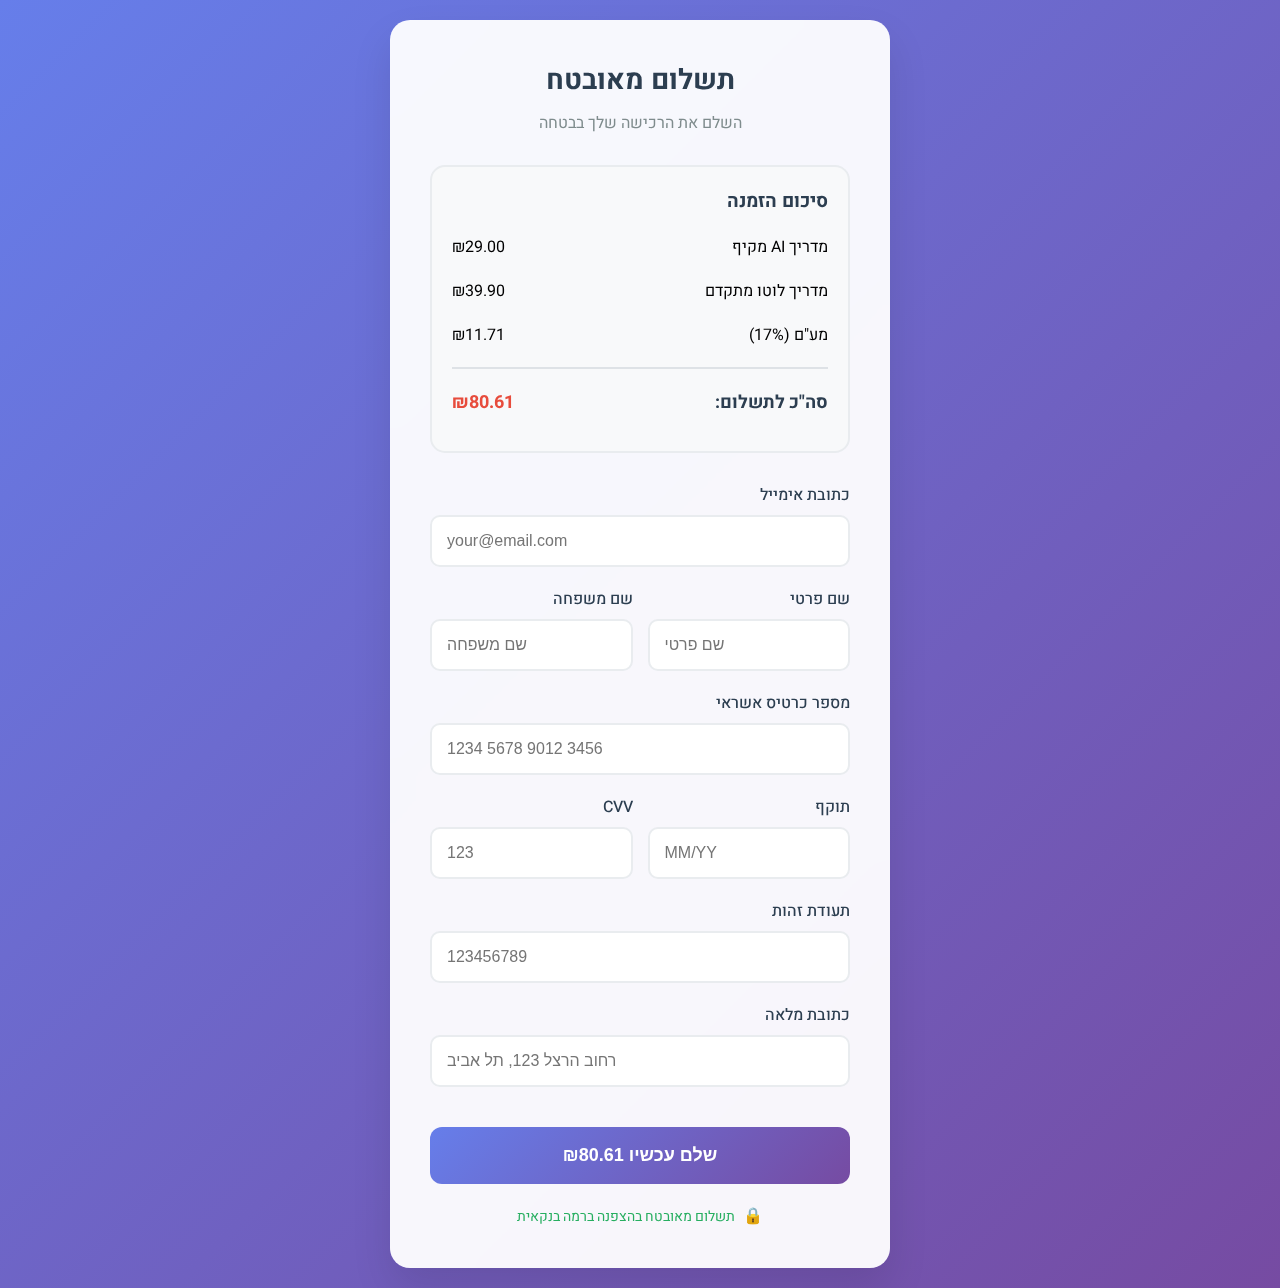
<file: simple-payment.html>
<!DOCTYPE html>
<html lang="he" dir="rtl">
<head>
    <meta charset="UTF-8">
    <meta name="viewport" content="width=device-width, initial-scale=1.0">
    <title>תשלום מאובטח - Infinity Empire</title>
    
    <!-- Fonts -->
    <link href="https://fonts.googleapis.com/css2?family=Heebo:wght@300;400;500;700;900&display=swap" rel="stylesheet">
    
    <style>
        * {
            margin: 0;
            padding: 0;
            box-sizing: border-box;
        }

        body {
            font-family: 'Heebo', sans-serif;
            background: linear-gradient(135deg, #667eea 0%, #764ba2 100%);
            min-height: 100vh;
            display: flex;
            align-items: center;
            justify-content: center;
            padding: 20px;
        }

        .payment-container {
            background: rgba(255, 255, 255, 0.95);
            border-radius: 20px;
            padding: 40px;
            box-shadow: 0 20px 40px rgba(0, 0, 0, 0.1);
            max-width: 500px;
            width: 100%;
            backdrop-filter: blur(10px);
        }

        .payment-header {
            text-align: center;
            margin-bottom: 30px;
        }

        .payment-title {
            color: #2c3e50;
            font-size: 28px;
            font-weight: 700;
            margin-bottom: 10px;
        }

        .payment-subtitle {
            color: #7f8c8d;
            font-size: 16px;
        }

        .order-summary {
            background: #f8f9fa;
            border-radius: 15px;
            padding: 20px;
            margin-bottom: 30px;
            border: 2px solid #e9ecef;
        }

        .order-item {
            display: flex;
            justify-content: space-between;
            margin-bottom: 10px;
            padding: 5px 0;
        }

        .order-total {
            border-top: 2px solid #dee2e6;
            padding-top: 15px;
            margin-top: 15px;
            font-weight: 700;
            font-size: 18px;
            color: #2c3e50;
        }

        .form-group {
            margin-bottom: 20px;
        }

        .form-label {
            display: block;
            margin-bottom: 8px;
            color: #2c3e50;
            font-weight: 500;
        }

        .form-input {
            width: 100%;
            padding: 15px;
            border: 2px solid #e9ecef;
            border-radius: 10px;
            font-size: 16px;
            transition: all 0.3s ease;
            direction: ltr;
            text-align: left;
        }

        .form-input:focus {
            outline: none;
            border-color: #667eea;
            box-shadow: 0 0 0 3px rgba(102, 126, 234, 0.1);
        }

        .form-row {
            display: flex;
            gap: 15px;
        }

        .form-row .form-group {
            flex: 1;
        }

        .payment-button {
            width: 100%;
            background: linear-gradient(135deg, #667eea 0%, #764ba2 100%);
            color: white;
            border: none;
            padding: 18px;
            border-radius: 12px;
            font-size: 18px;
            font-weight: 600;
            cursor: pointer;
            transition: all 0.3s ease;
            margin-top: 20px;
        }

        .payment-button:hover {
            transform: translateY(-2px);
            box-shadow: 0 10px 25px rgba(102, 126, 234, 0.3);
        }

        .security-badge {
            display: flex;
            align-items: center;
            justify-content: center;
            margin-top: 20px;
            color: #27ae60;
            font-size: 14px;
        }

        .security-icon {
            margin-left: 8px;
            font-size: 16px;
        }

        .loading {
            display: none;
            text-align: center;
            padding: 20px;
        }

        .spinner {
            border: 3px solid #f3f3f3;
            border-top: 3px solid #667eea;
            border-radius: 50%;
            width: 40px;
            height: 40px;
            animation: spin 1s linear infinite;
            margin: 0 auto 15px;
        }

        @keyframes spin {
            0% { transform: rotate(0deg); }
            100% { transform: rotate(360deg); }
        }

        .success-message {
            display: none;
            text-align: center;
            padding: 30px;
            background: #d4edda;
            border: 2px solid #c3e6cb;
            border-radius: 15px;
            color: #155724;
        }

        .success-icon {
            font-size: 48px;
            margin-bottom: 15px;
        }
    </style>
</head>
<body>
    <div class="payment-container">
        <div class="payment-header">
            <h1 class="payment-title">תשלום מאובטח</h1>
            <p class="payment-subtitle">השלם את הרכישה שלך בבטחה</p>
        </div>

        <div class="order-summary">
            <h3 style="margin-bottom: 15px; color: #2c3e50;">סיכום הזמנה</h3>
            <div class="order-item">
                <span>מדריך AI מקיף</span>
                <span>₪29.00</span>
            </div>
            <div class="order-item">
                <span>מדריך לוטו מתקדם</span>
                <span>₪39.90</span>
            </div>
            <div class="order-item">
                <span>מע"ם (17%)</span>
                <span>₪11.71</span>
            </div>
            <div class="order-total">
                <div class="order-item">
                    <span>סה"כ לתשלום:</span>
                    <span style="color: #e74c3c;">₪80.61</span>
                </div>
            </div>
        </div>

        <form id="paymentForm">
            <div class="form-group">
                <label class="form-label">כתובת אימייל</label>
                <input type="email" class="form-input" placeholder="your@email.com" required>
            </div>

            <div class="form-row">
                <div class="form-group">
                    <label class="form-label">שם פרטי</label>
                    <input type="text" class="form-input" placeholder="שם פרטי" required>
                </div>
                <div class="form-group">
                    <label class="form-label">שם משפחה</label>
                    <input type="text" class="form-input" placeholder="שם משפחה" required>
                </div>
            </div>

            <div class="form-group">
                <label class="form-label">מספר כרטיס אשראי</label>
                <input type="text" class="form-input" placeholder="1234 5678 9012 3456" maxlength="19" required>
            </div>

            <div class="form-row">
                <div class="form-group">
                    <label class="form-label">תוקף</label>
                    <input type="text" class="form-input" placeholder="MM/YY" maxlength="5" required>
                </div>
                <div class="form-group">
                    <label class="form-label">CVV</label>
                    <input type="text" class="form-input" placeholder="123" maxlength="3" required>
                </div>
            </div>

            <div class="form-group">
                <label class="form-label">תעודת זהות</label>
                <input type="text" class="form-input" placeholder="123456789" maxlength="9" required>
            </div>

            <div class="form-group">
                <label class="form-label">כתובת מלאה</label>
                <input type="text" class="form-input" placeholder="רחוב הרצל 123, תל אביב" required>
            </div>

            <button type="submit" class="payment-button">
                שלם עכשיו ₪80.61
            </button>

            <div class="security-badge">
                <span class="security-icon">🔒</span>
                תשלום מאובטח בהצפנה ברמה בנקאית
            </div>
        </form>

        <div class="loading" id="loading">
            <div class="spinner"></div>
            <p>מעבד תשלום...</p>
        </div>

        <div class="success-message" id="success">
            <div class="success-icon">✅</div>
            <h3>תשלום הושלם בהצלחה!</h3>
            <p>מספר הזמנה: <strong id="orderNumber"></strong></p>
            <p>קבלה נשלחה לאימייל שלך</p>
        </div>
    </div>

    <script>
        // Format card number
        document.querySelector('input[placeholder="1234 5678 9012 3456"]').addEventListener('input', function(e) {
            let value = e.target.value.replace(/\s/g, '').replace(/[^0-9]/gi, '');
            let formattedValue = value.match(/.{1,4}/g)?.join(' ') || value;
            e.target.value = formattedValue;
        });

        // Format expiry date
        document.querySelector('input[placeholder="MM/YY"]').addEventListener('input', function(e) {
            let value = e.target.value.replace(/\D/g, '');
            if (value.length >= 2) {
                value = value.substring(0, 2) + '/' + value.substring(2, 4);
            }
            e.target.value = value;
        });

        // Handle form submission
        document.getElementById('paymentForm').addEventListener('submit', function(e) {
            e.preventDefault();
            
            // Show loading
            document.querySelector('.payment-container > *:not(.loading):not(.success-message)').style.display = 'none';
            document.getElementById('loading').style.display = 'block';
            
            // Simulate payment processing
            setTimeout(function() {
                // Generate order number
                const orderNumber = 'IE-' + Date.now();
                document.getElementById('orderNumber').textContent = orderNumber;
                
                // Show success
                document.getElementById('loading').style.display = 'none';
                document.getElementById('success').style.display = 'block';
                
                // Send email notification (simulation)
                console.log('Payment processed successfully');
                console.log('Order number:', orderNumber);
                console.log('Amount: ₪80.61');
                
                // In real implementation, this would:
                // 1. Process payment via PayPal API
                // 2. Send confirmation email
                // 3. Update order status
                // 4. Redirect to success page
                
            }, 3000);
        });
    </script>
</body>
</html>
</file>
<file: styles.css>
/* Reset and Base Styles */
* {
    margin: 0;
    padding: 0;
    box-sizing: border-box;
}

body {
    font-family: 'Heebo', sans-serif;
    background: linear-gradient(135deg, #0a0a0a 0%, #1a1a2e 50%, #16213e 100%);
    color: #ffffff;
    line-height: 1.6;
    overflow-x: hidden;
}

.container {
    max-width: 1200px;
    margin: 0 auto;
    padding: 0 20px;
}

/* Header */
.header {
    position: fixed;
    top: 0;
    width: 100%;
    background: rgba(10, 10, 10, 0.95);
    backdrop-filter: blur(10px);
    z-index: 1000;
    border-bottom: 1px solid rgba(255, 215, 0, 0.2);
}

.navbar {
    display: flex;
    justify-content: space-between;
    align-items: center;
    padding: 1rem 2rem;
}

.logo {
    display: flex;
    align-items: center;
    gap: 0.5rem;
    font-size: 1.5rem;
    font-weight: 700;
}

.infinity-symbol {
    font-size: 2rem;
    background: linear-gradient(45deg, #ffd700, #ff6b35, #8b5cf6);
    -webkit-background-clip: text;
    -webkit-text-fill-color: transparent;
    background-clip: text;
    animation: glow 2s ease-in-out infinite alternate;
}

@keyframes glow {
    from { filter: drop-shadow(0 0 5px rgba(255, 215, 0, 0.5)); }
    to { filter: drop-shadow(0 0 20px rgba(255, 215, 0, 0.8)); }
}

.brand-name {
    background: linear-gradient(45deg, #ffd700, #ffffff);
    -webkit-background-clip: text;
    -webkit-text-fill-color: transparent;
    background-clip: text;
}

.nav-menu {
    display: flex;
    list-style: none;
    gap: 2rem;
    align-items: center;
}

.nav-menu a {
    color: #ffffff;
    text-decoration: none;
    font-weight: 500;
    transition: all 0.3s ease;
    position: relative;
}

.nav-menu a:hover {
    color: #ffd700;
    transform: translateY(-2px);
}

.nav-menu a::after {
    content: '';
    position: absolute;
    bottom: -5px;
    left: 0;
    width: 0;
    height: 2px;
    background: linear-gradient(45deg, #ffd700, #8b5cf6);
    transition: width 0.3s ease;
}

.nav-menu a:hover::after {
    width: 100%;
}

.cart-btn {
    background: linear-gradient(45deg, #8b5cf6, #3b82f6);
    padding: 0.5rem 1rem;
    border-radius: 25px;
    border: 1px solid rgba(255, 215, 0, 0.3);
}

/* Hero Section */
.hero {
    min-height: 100vh;
    display: flex;
    align-items: center;
    justify-content: space-between;
    padding: 0 2rem;
    position: relative;
    overflow: hidden;
}

.hero::before {
    content: '';
    position: absolute;
    top: 0;
    left: 0;
    right: 0;
    bottom: 0;
    background: radial-gradient(circle at 30% 70%, rgba(139, 92, 246, 0.1) 0%, transparent 50%),
                radial-gradient(circle at 70% 30%, rgba(255, 215, 0, 0.1) 0%, transparent 50%);
    z-index: -1;
}

.hero-content {
    flex: 1;
    max-width: 600px;
    z-index: 2;
}

.hero-title {
    font-size: 4rem;
    font-weight: 900;
    margin-bottom: 1rem;
    line-height: 1.1;
}

.gradient-text {
    background: linear-gradient(45deg, #ffd700, #ff6b35, #8b5cf6, #3b82f6);
    -webkit-background-clip: text;
    -webkit-text-fill-color: transparent;
    background-clip: text;
    background-size: 300% 300%;
    animation: gradientShift 3s ease infinite;
}

@keyframes gradientShift {
    0%, 100% { background-position: 0% 50%; }
    50% { background-position: 100% 50%; }
}

.subtitle {
    display: block;
    font-size: 1.5rem;
    font-weight: 400;
    color: #cccccc;
    margin-top: 0.5rem;
}

.hero-description {
    font-size: 1.2rem;
    color: #cccccc;
    margin-bottom: 2rem;
    line-height: 1.8;
}

.hero-buttons {
    display: flex;
    gap: 1rem;
    flex-wrap: wrap;
}

.btn {
    padding: 1rem 2rem;
    border: none;
    border-radius: 50px;
    font-size: 1rem;
    font-weight: 600;
    text-decoration: none;
    cursor: pointer;
    transition: all 0.3s ease;
    position: relative;
    overflow: hidden;
}

.btn-primary {
    background: linear-gradient(45deg, #8b5cf6, #3b82f6);
    color: white;
    border: 1px solid rgba(255, 215, 0, 0.3);
}

.btn-primary:hover {
    transform: translateY(-3px);
    box-shadow: 0 10px 30px rgba(139, 92, 246, 0.4);
}

.btn-secondary {
    background: transparent;
    color: #ffd700;
    border: 2px solid #ffd700;
}

.btn-secondary:hover {
    background: #ffd700;
    color: #000000;
    transform: translateY(-3px);
}

/* Hero Visual */
.hero-visual {
    flex: 1;
    position: relative;
    height: 500px;
}

.floating-elements {
    position: relative;
    width: 100%;
    height: 100%;
}

.element {
    position: absolute;
    font-size: 3rem;
    animation: float 6s ease-in-out infinite;
}

.element-1 {
    top: 20%;
    left: 20%;
    animation-delay: 0s;
}

.element-2 {
    top: 60%;
    right: 30%;
    animation-delay: 1.5s;
}

.element-3 {
    bottom: 30%;
    left: 40%;
    animation-delay: 3s;
}

.element-4 {
    top: 40%;
    right: 10%;
    animation-delay: 4.5s;
}

@keyframes float {
    0%, 100% { transform: translateY(0px) rotate(0deg); }
    50% { transform: translateY(-20px) rotate(10deg); }
}

/* Sections */
.section-title {
    font-size: 3rem;
    font-weight: 700;
    text-align: center;
    margin-bottom: 3rem;
    background: linear-gradient(45deg, #ffd700, #8b5cf6);
    -webkit-background-clip: text;
    -webkit-text-fill-color: transparent;
    background-clip: text;
}

.products {
    padding: 5rem 0;
    background: rgba(0, 0, 0, 0.3);
}

.products-grid {
    display: grid;
    grid-template-columns: repeat(auto-fit, minmax(300px, 1fr));
    gap: 2rem;
    margin-top: 2rem;
}

.product-card {
    background: linear-gradient(145deg, rgba(255, 255, 255, 0.1), rgba(255, 255, 255, 0.05));
    border-radius: 20px;
    padding: 2rem;
    border: 1px solid rgba(255, 215, 0, 0.2);
    transition: all 0.3s ease;
    backdrop-filter: blur(10px);
}

.product-card:hover {
    transform: translateY(-10px);
    box-shadow: 0 20px 40px rgba(139, 92, 246, 0.2);
    border-color: rgba(255, 215, 0, 0.5);
}

.product-image {
    width: 100%;
    height: 200px;
    background: linear-gradient(45deg, #8b5cf6, #3b82f6);
    border-radius: 15px;
    margin-bottom: 1rem;
    display: flex;
    align-items: center;
    justify-content: center;
    font-size: 3rem;
}

.product-title {
    font-size: 1.5rem;
    font-weight: 600;
    margin-bottom: 0.5rem;
    color: #ffd700;
}

.product-description {
    color: #cccccc;
    margin-bottom: 1rem;
    line-height: 1.6;
}

.product-price {
    font-size: 1.5rem;
    font-weight: 700;
    color: #ffd700;
    margin-bottom: 1rem;
}

.add-to-cart {
    width: 100%;
    background: linear-gradient(45deg, #8b5cf6, #3b82f6);
    color: white;
    border: none;
    padding: 0.8rem;
    border-radius: 10px;
    font-weight: 600;
    cursor: pointer;
    transition: all 0.3s ease;
}

.add-to-cart:hover {
    transform: translateY(-2px);
    box-shadow: 0 5px 15px rgba(139, 92, 246, 0.4);
}

/* About Section */
.about {
    padding: 5rem 0;
}

.about-content {
    display: grid;
    grid-template-columns: 1fr 1fr;
    gap: 3rem;
    align-items: center;
}

.about-text {
    font-size: 1.1rem;
    line-height: 1.8;
    color: #cccccc;
}

.about-features {
    display: flex;
    flex-direction: column;
    gap: 2rem;
}

.feature {
    display: flex;
    align-items: center;
    gap: 1rem;
    padding: 1.5rem;
    background: rgba(255, 255, 255, 0.05);
    border-radius: 15px;
    border: 1px solid rgba(255, 215, 0, 0.2);
}

.feature-icon {
    font-size: 2rem;
}

.feature h3 {
    color: #ffd700;
    margin-bottom: 0.5rem;
}

.feature p {
    color: #cccccc;
}

/* Modal */
.modal {
    display: none;
    position: fixed;
    z-index: 2000;
    left: 0;
    top: 0;
    width: 100%;
    height: 100%;
    background-color: rgba(0, 0, 0, 0.8);
    backdrop-filter: blur(5px);
}

.modal-content {
    background: linear-gradient(145deg, #1a1a2e, #16213e);
    margin: 5% auto;
    padding: 2rem;
    border-radius: 20px;
    width: 90%;
    max-width: 600px;
    border: 1px solid rgba(255, 215, 0, 0.3);
    position: relative;
}

.close {
    color: #aaa;
    float: right;
    font-size: 28px;
    font-weight: bold;
    cursor: pointer;
    position: absolute;
    top: 1rem;
    right: 1.5rem;
}

.close:hover {
    color: #ffd700;
}

.cart-item {
    display: flex;
    justify-content: space-between;
    align-items: center;
    padding: 1rem;
    border-bottom: 1px solid rgba(255, 215, 0, 0.2);
    margin-bottom: 1rem;
}

.cart-total {
    text-align: center;
    font-size: 1.5rem;
    margin: 2rem 0;
    color: #ffd700;
}

/* Footer */
.footer {
    background: rgba(0, 0, 0, 0.8);
    padding: 3rem 0 1rem;
    border-top: 1px solid rgba(255, 215, 0, 0.2);
}

.footer-content {
    display: grid;
    grid-template-columns: repeat(auto-fit, minmax(250px, 1fr));
    gap: 2rem;
    margin-bottom: 2rem;
}

.footer-section h3 {
    color: #ffd700;
    margin-bottom: 1rem;
}

.footer-section ul {
    list-style: none;
}

.footer-section ul li {
    margin-bottom: 0.5rem;
}

.footer-section a {
    color: #cccccc;
    text-decoration: none;
    transition: color 0.3s ease;
}

.footer-section a:hover {
    color: #ffd700;
}

.footer-bottom {
    text-align: center;
    padding-top: 2rem;
    border-top: 1px solid rgba(255, 215, 0, 0.2);
    color: #cccccc;
}

/* Responsive Design */
@media (max-width: 768px) {
    .hero {
        flex-direction: column;
        text-align: center;
        padding: 2rem 1rem;
    }
    
    .hero-title {
        font-size: 2.5rem;
    }
    
    .navbar {
        padding: 1rem;
    }
    
    .nav-menu {
        gap: 1rem;
    }
    
    .about-content {
        grid-template-columns: 1fr;
    }
    
    .hero-buttons {
        justify-content: center;
    }
    
    .products-grid {
        grid-template-columns: 1fr;
    }
}
</file>
